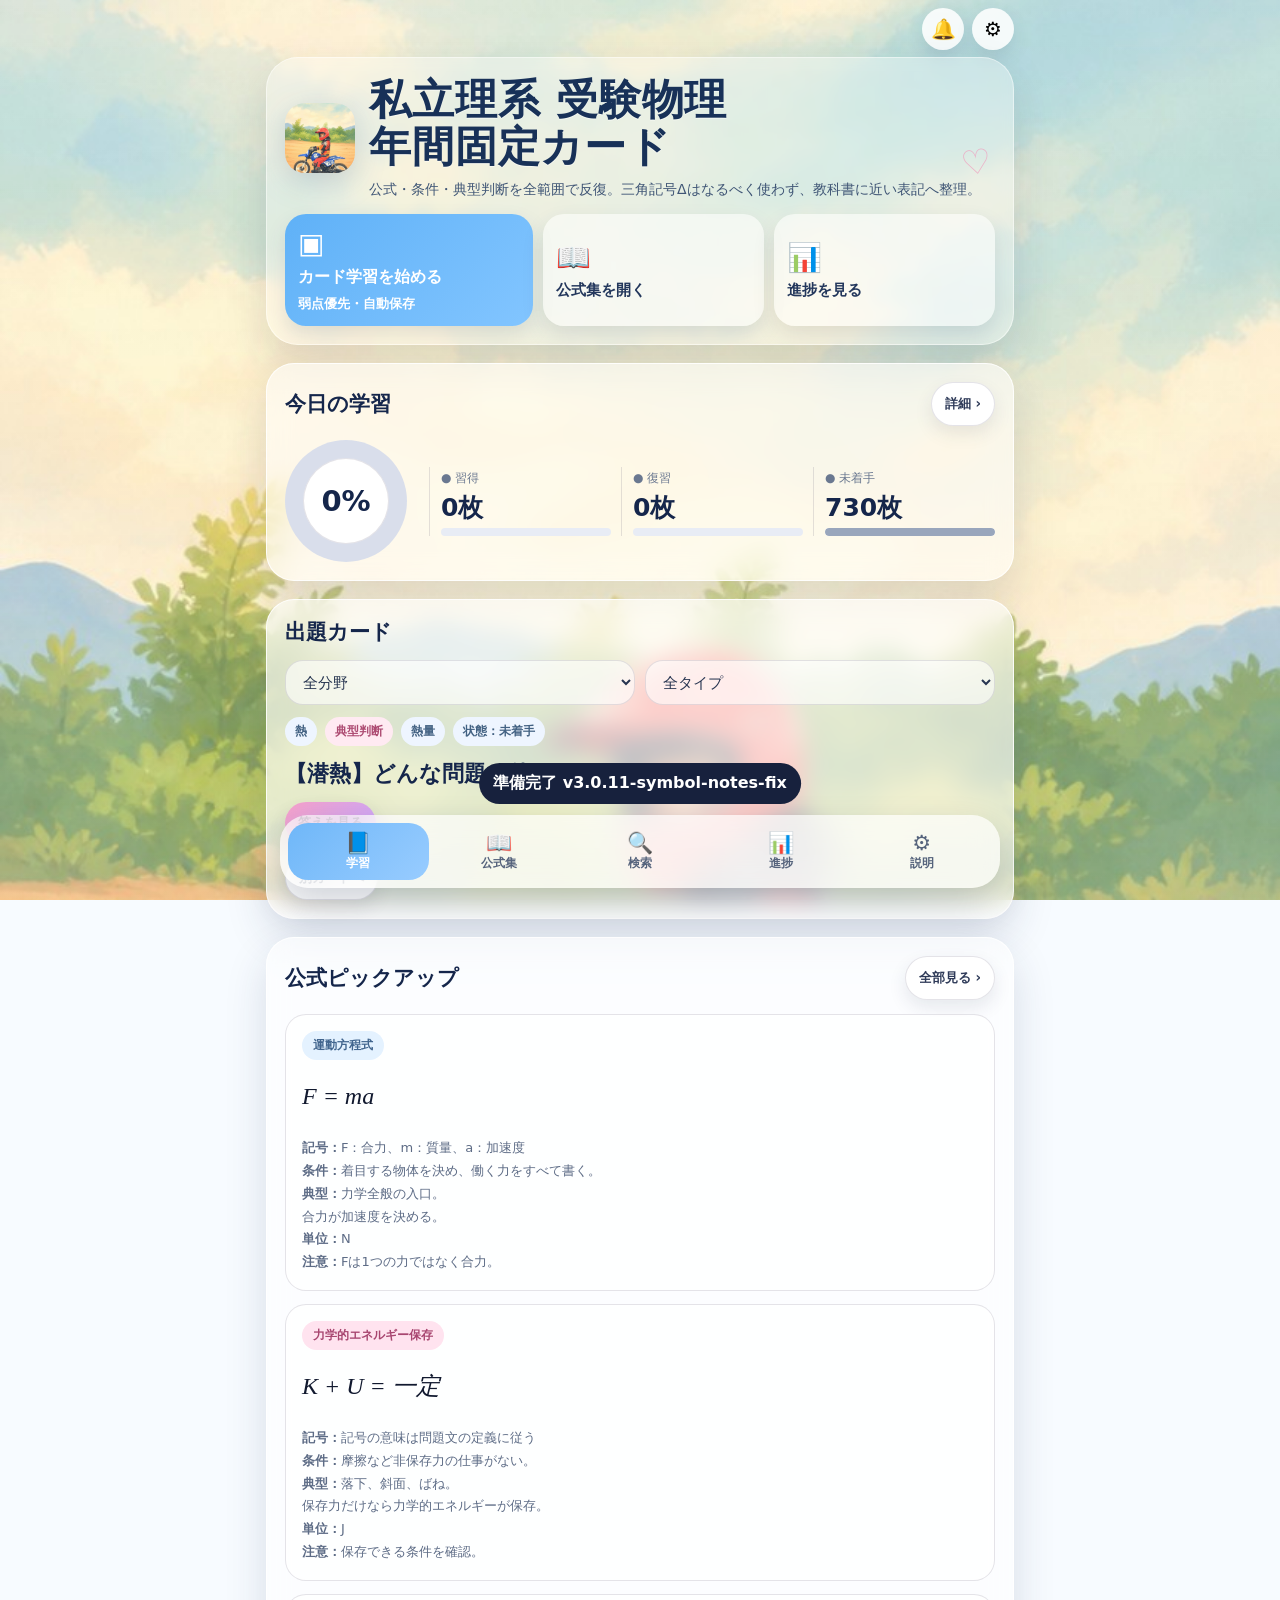
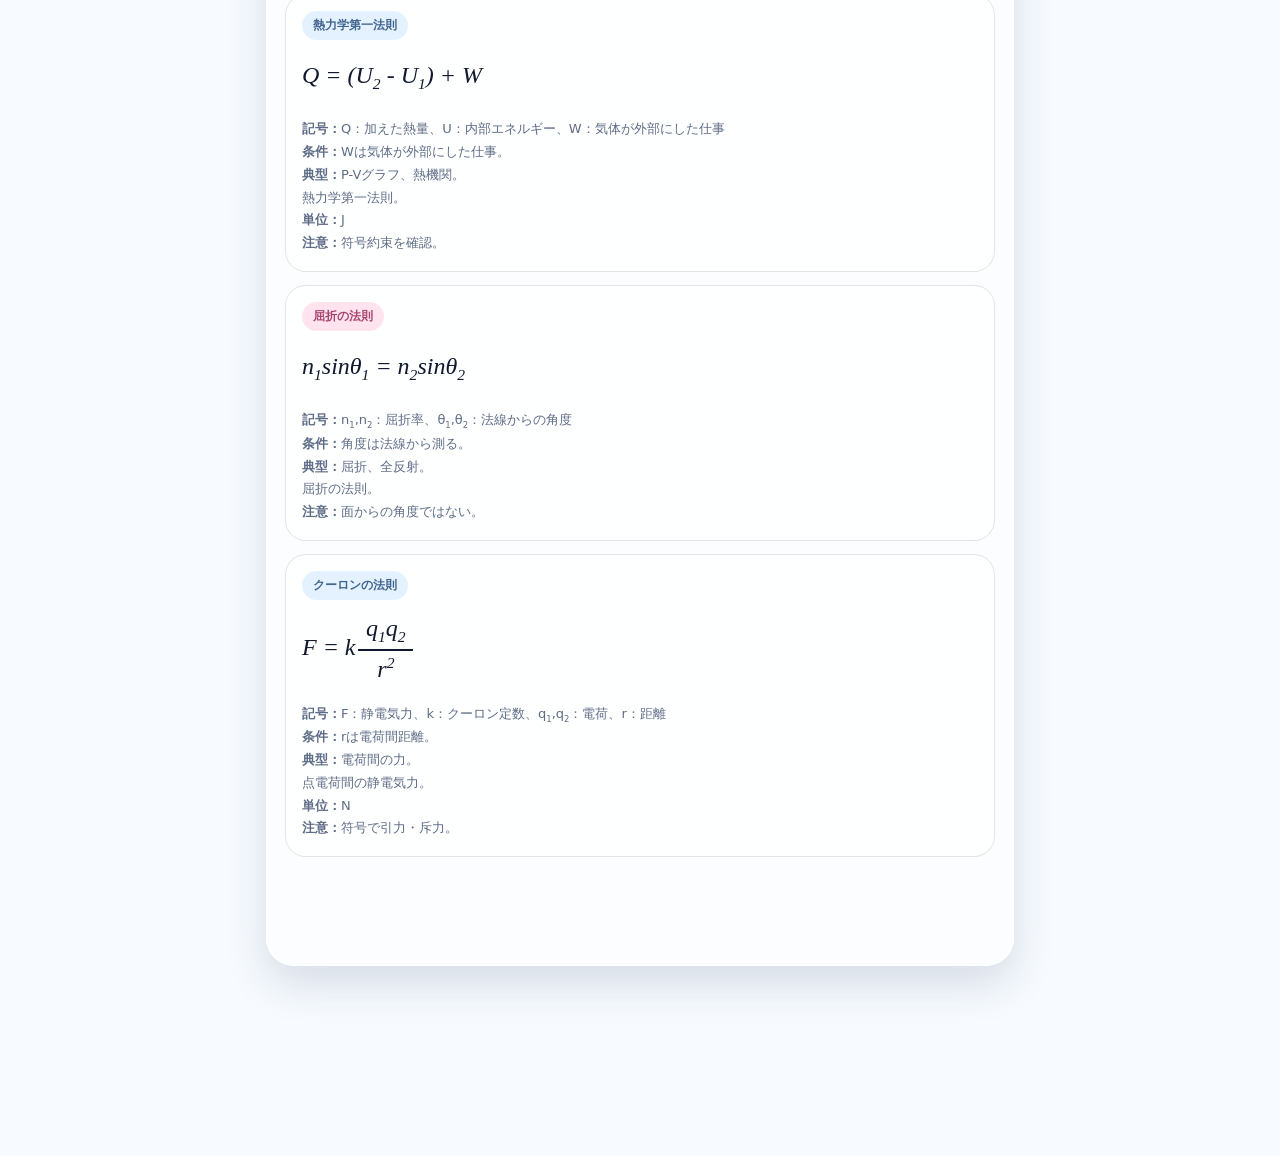
<file: physics-g-cards/index.html>
<!doctype html>
<html lang="ja">
<head>
<meta charset="utf-8">
<meta name="viewport" content="width=device-width,initial-scale=1,viewport-fit=cover">
<title>物理受験カード v3.0.11｜年間固定版</title>
<link rel="manifest" href="/physics-g-cards/manifest.webmanifest">
<meta name="theme-color" content="#8ec5ff">
<script src="https://accounts.google.com/gsi/client" async defer></script>
<style>
:root{--ink:#15264b;--muted:#64728c;--blue:#68b7ff;--pink:#f6a6c9;--mint:#72d6c6;--card:rgba(255,255,255,.58);--strong:rgba(255,255,255,.66);--line:rgba(63,60,90,.14);--shadow:0 18px 42px rgba(35,50,88,.15);--r:28px}
*{box-sizing:border-box}
html{scroll-behavior:smooth}
body{margin:0;color:var(--ink);font-family:system-ui,-apple-system,BlinkMacSystemFont,"Segoe UI","Hiragino Sans","Yu Gothic",sans-serif;background:#f7fbff;min-height:100vh;overflow-x:hidden}
body::before{content:"";position:fixed;inset:0;background:url("/physics-g-cards/bg-bike-physics.png") center center/cover no-repeat;opacity:.98;z-index:-3;pointer-events:none}
body::after{content:"";position:fixed;inset:0;background:linear-gradient(180deg,rgba(255,255,255,.08) 0%,rgba(255,255,255,.05) 28%,rgba(255,247,252,.08) 68%,rgba(255,255,255,.14));z-index:-2;pointer-events:none}
button{font-family:inherit;cursor:pointer}
.app{max-width:780px;margin:0 auto;padding:8px 16px 190px}
.topbar{display:flex;justify-content:flex-end;align-items:center;margin:0 0 7px}
.topbar>div:last-child{display:flex;gap:8px;align-items:center}
.chip{display:none;gap:8px;align-items:center;padding:8px 12px;border-radius:999px;background:rgba(255,255,255,.78);box-shadow:0 8px 20px rgba(40,65,105,.12);font-weight:800;color:#51617b}
.dot{width:9px;height:9px;border-radius:50%;background:var(--mint);box-shadow:0 0 0 3px rgba(114,214,198,.18)}
.iconbtn{border:0;border-radius:50%;width:42px;height:42px;background:rgba(255,255,255,.86);box-shadow:0 8px 18px rgba(40,58,92,.12);font-size:20px;display:grid;place-items:center}
.hero{position:relative;border-radius:32px;padding:18px;background:rgba(255,255,255,.34);box-shadow:var(--shadow);border:1px solid rgba(255,255,255,.46);backdrop-filter:blur(6px);overflow:hidden}
.hero::after{content:"♡";position:absolute;right:22px;top:84px;font-size:34px;color:#ef9fbe;transform:rotate(-8deg);opacity:.72}
.hero-row{display:flex;gap:14px;align-items:center}
.appicon{width:70px;height:70px;border-radius:20px;object-fit:cover;filter:drop-shadow(0 8px 15px rgba(55,91,147,.22))}
h1{font-size:clamp(27px,7vw,42px);line-height:1.12;margin:0;color:#183158;letter-spacing:.02em;text-shadow:0 1px 0 rgba(255,255,255,.55)}
.sub{font-size:14px;color:#3f5575;line-height:1.6;margin:8px 0 0}
.actions{display:grid;grid-template-columns:1.12fr 1fr 1fr;gap:10px;margin-top:14px}
.act{border:0;border-radius:21px;min-height:76px;padding:13px;background:rgba(255,255,255,.54);box-shadow:0 10px 22px rgba(40,55,88,.12);font-weight:900;font-size:15px;text-align:left;color:#23375c;display:flex;flex-direction:column;gap:7px;justify-content:center}
.act.primary{background:linear-gradient(135deg,#5fb1f7,#82c5ff);color:white;font-size:16px}
.act span{font-size:28px}
.panel{margin-top:18px;border-radius:var(--r);padding:18px;background:var(--card);box-shadow:var(--shadow);border:1px solid rgba(255,255,255,.86);backdrop-filter:blur(12px)}
.panel.strong{background:var(--strong)}
h2{font-size:21px;margin:0 0 14px;display:flex;justify-content:space-between;align-items:center;gap:8px}
.note{font-size:13px;line-height:1.75;color:#5d6c86}
.small{font-size:12px;color:#6a7890}
.dash{display:grid;grid-template-columns:128px 1fr;gap:16px;align-items:center}
.ring{width:122px;height:122px;border-radius:50%;display:grid;place-items:center;position:relative;background:conic-gradient(#67b7ff calc(var(--p)*1%),#f5a2c7 0 calc((var(--p) + var(--r))*1%),#d9deeb 0)}
.ring::after{content:"";position:absolute;inset:18px;border-radius:50%;background:white;box-shadow:inset 0 0 0 1px var(--line)}
.ring b{z-index:1;font-size:29px}
.stats{display:grid;grid-template-columns:repeat(3,1fr);gap:10px}
.stat{border-left:1px solid var(--line);padding-left:11px}
.stat b{font-size:25px;display:block;margin:4px 0}
.bar{height:8px;border-radius:999px;background:#e8ecf5;overflow:hidden}
.bar i{display:block;height:100%;width:0;background:#67b7ff;border-radius:999px}
.pink i{background:#f5a2c7}
.gray i{background:#99a6bc}
.controls{display:grid;grid-template-columns:repeat(2,1fr);gap:10px;margin:12px 0}
select,input{width:100%;border:1px solid var(--line);border-radius:18px;background:rgba(255,255,255,.62);padding:12px 13px;font-size:15px;color:#273551;outline:none}
.fgrid{display:grid;gap:13px;padding-bottom:90px}
.fcard{display:block;background:rgba(255,255,255,.74);border:1px solid var(--line);border-radius:21px;padding:16px;overflow:visible}
.fcard>div:first-child{margin-bottom:12px}.fcard .note{margin-top:8px}.tag{display:inline-flex;border-radius:999px;padding:6px 11px;background:#e4f2ff;color:#41658e;font-weight:900;font-size:12px;margin-bottom:9px}
.tag.p{background:#ffe3ef;color:#a84670}
.math{font-family:Georgia,"Times New Roman",serif;font-style:italic;font-size:24px;line-height:1.7;color:#11192f;word-break:normal;overflow:visible;padding:.28em 0 .36em;white-space:normal}
.math.big{font-size:30px;line-height:1.7}
.frac{display:inline-grid;grid-template-rows:auto auto;vertical-align:middle;align-items:center;justify-items:center;line-height:1.05;margin:0 .12em;overflow:visible;min-width:2.1em;text-align:center}
.frac .top{display:block;border-bottom:2px solid currentColor;padding:0 .32em .18em;white-space:nowrap;width:100%;box-sizing:border-box}
.frac .bottom{display:block;position:static!important;left:auto!important;right:auto!important;bottom:auto!important;transform:none!important;padding:.18em .32em 0;white-space:nowrap;width:100%;box-sizing:border-box}
.radicand{border-top:1.6px solid currentColor;padding-left:3px;display:inline-block;line-height:1.5;overflow:visible}
sup,sub{font-size:.65em}
.meta{display:flex;flex-wrap:wrap;gap:8px;margin:10px 0}
.pill{border-radius:999px;padding:6px 10px;background:#eef5ff;color:#436283;font-weight:850;font-size:12px}
.pill.p{background:#ffeaf2;color:#ad4b72}
.q{font-size:22px;font-weight:900;line-height:1.45;margin:12px 0}
.answer{display:none;margin-top:12px;padding:14px;border-radius:21px;background:rgba(255,255,255,.68);border:1px solid var(--line)}
.answer.show{display:block}
.btn,.soft,.eval button{border:0;border-radius:999px;padding:12px 13px;font-weight:900;box-shadow:0 8px 18px rgba(41,49,82,.1)}
.btn{background:linear-gradient(135deg,#f6a1c9,#c9a8ff);color:#261f38}
.soft{background:white;color:#2e3a58;border:1px solid var(--line)}
.eval{display:grid;grid-template-columns:repeat(4,1fr);gap:8px;margin-top:12px}
.eval button:nth-child(1){background:#ffe2e9;color:#a73c61}
.eval button:nth-child(2){background:#fff1cc;color:#8a5b11}
.eval button:nth-child(3){background:#dff4ff;color:#245a84}
.eval button:nth-child(4){background:#dcfbf3;color:#1c6d62}
.rows{display:grid;gap:10px}
.row{padding:12px;border-radius:17px;background:rgba(255,255,255,.62);border:1px solid var(--line)}
.row header{display:flex;justify-content:space-between;font-weight:900;margin-bottom:8px}
.bottomnav{position:fixed;left:50%;transform:translateX(-50%);bottom:12px;width:min(720px,calc(100% - 24px));display:grid;grid-template-columns:repeat(5,1fr);padding:8px;background:rgba(255,255,255,.68);border-radius:28px;box-shadow:0 16px 36px rgba(27,38,70,.2);z-index:20;backdrop-filter:blur(14px)}
.nav{border:0;background:transparent;border-radius:20px;padding:8px 4px;color:#55637c;font-weight:900;font-size:12px}
.nav i{display:block;font-style:normal;font-size:21px}
.nav.active{background:linear-gradient(135deg,#6fb7f8,#98ccff);color:white}
.view{display:none}
.view.active{display:block}
.toast{display:none;position:fixed;left:50%;transform:translateX(-50%);bottom:96px;background:#17213d;color:white;padding:10px 14px;border-radius:999px;font-weight:850;z-index:40}
.gdrive-box{display:grid;gap:10px;margin-top:12px}
.gdrive-grid{display:grid;grid-template-columns:1fr auto;gap:10px;align-items:center}
.gdrive-actions{display:flex;gap:10px;flex-wrap:wrap;margin-top:10px}
.gdrive-actions button,.gdrive-grid label{display:inline-flex;align-items:center;justify-content:center}
.gdrive-grid input[type="checkbox"]{width:auto!important}
.gdrive-note{background:#fff8d8;border:1px solid #f1d66f;color:#6f5515;border-radius:16px;padding:10px 12px;margin-top:8px;font-size:12px;line-height:1.6}
.gdrive-links a{color:#2d65b7;font-weight:850;text-decoration:none}
.gdrive-links a:hover{text-decoration:underline}
@media(max-width:520px){
  .app{padding:8px 12px 94px}
  .topbar{margin-bottom:7px}
  .chip{padding:7px 10px;font-size:12px}
  .iconbtn{width:40px;height:40px}
  .hero{padding:16px 13px 14px}
  .hero-row{align-items:flex-start;gap:11px}
  .appicon{width:58px;height:58px;border-radius:16px}
  h1{font-size:clamp(25px,7vw,38px)}
  .sub{font-size:13px;line-height:1.55;margin-top:7px}
  .actions{grid-template-columns:1fr 1fr;gap:9px;margin-top:12px}
  .actions .primary{grid-column:1/-1}
  .act{min-height:70px;padding:12px}
  .dash{grid-template-columns:1fr}
  .ring{margin:auto}
  .stat b{font-size:22px}
  .fcard{display:block}
  .eval{grid-template-columns:repeat(2,1fr)}
  .gdrive-grid{grid-template-columns:1fr}
  .gdrive-actions{display:grid;grid-template-columns:1fr 1fr}
}
</style>
</head>
<body>
<div class="app">
  <div class="topbar">
    <div class="chip">☁️ 保存: <b id="drive">ローカル</b><span class="dot"></span></div>
    <div>
      <button class="iconbtn" data-action="toast" data-msg="年間固定版です。今後は誤字・エラー補修中心にします。">🔔</button>
      <button class="iconbtn" data-action="switch" data-view="info">⚙️</button>
    </div>
  </div>
  <section class="hero">
    <div class="hero-row">
      <img class="appicon" src="/physics-g-cards/icon-192.png" alt="">
      <div>
        <h1>私立理系 受験物理<br>年間固定カード</h1>
        <p class="sub">公式・条件・典型判断を全範囲で反復。三角記号Δはなるべく使わず、教科書に近い表記へ整理。</p>
      </div>
    </div>
    <div class="actions">
      <button class="act primary" data-action="switch" data-view="learn"><span>▣</span>カード学習を始める<small>弱点優先・自動保存</small></button>
      <button class="act" data-action="switch" data-view="formulas"><span>📖</span>公式集を開く</button>
      <button class="act" data-action="switch" data-view="progress"><span>📊</span>進捗を見る</button>
    </div>
  </section>

  <section id="view-learn" class="view active">
    <div class="panel">
      <h2>今日の学習 <button class="soft" data-action="switch" data-view="progress">詳細 ›</button></h2>
      <div class="dash">
        <div class="ring" id="ring" style="--p:0;--r:0"><b id="pct">0%</b></div>
        <div class="stats">
          <div class="stat"><span class="small">● 習得</span><b id="cM">0</b><div class="bar"><i id="bM"></i></div></div>
          <div class="stat pink"><span class="small">● 復習</span><b id="cR">0</b><div class="bar"><i id="bR"></i></div></div>
          <div class="stat gray"><span class="small">● 未着手</span><b id="cN">0</b><div class="bar"><i id="bN"></i></div></div>
        </div>
      </div>
    </div>
    <div class="panel strong">
      <h2>出題カード</h2>
      <div class="controls"><select id="unit"></select><select id="type"></select></div>
      <div id="meta" class="meta"></div>
      <div id="q" class="q">読み込み中...</div>
      <button class="btn" data-action="show">答えを見る</button>
      <div id="ans" class="answer">
        <div id="aFormula" class="math big"></div>
        <div id="aText" class="note"></div>
        <div class="eval">
          <button data-action="rate" data-grade="0">忘れた</button>
          <button data-action="rate" data-grade="1">あやしい</button>
          <button data-action="rate" data-grade="2">できた</button>
          <button data-action="rate" data-grade="3">余裕</button>
        </div>
      </div>
      <div style="display:flex;gap:10px;flex-wrap:wrap;margin-top:12px">
        <button class="soft" data-action="next">別カードへ</button>
      </div>
    </div>
    <div class="panel"><h2>公式ピックアップ <button class="soft" data-action="switch" data-view="formulas">全部見る ›</button></h2><div id="pickup" class="fgrid"></div></div>
  </section>

  <section id="view-formulas" class="view">
    <div class="panel strong">
      <h2>受験公式集 <span class="small" id="fcount"></span></h2>
      <p class="note">年間を通して回す前提の固定版です。公式そのものだけでなく、「条件」「典型場面」「注意」を一緒に確認してください。</p>
      <div class="controls"><select id="funit"></select><input id="fsearch" placeholder="検索：単振動、電磁誘導、熱機関など"></div>
      <div id="flist" class="fgrid"></div>
    </div>
  </section>

  <section id="view-search" class="view">
    <div class="panel strong"><h2>カード検索</h2><input id="search" placeholder="検索：保存則、電位、ヤングなど"><div id="results" class="rows" style="margin-top:12px"></div></div>
  </section>

  <section id="view-progress" class="view">
    <div class="panel strong">
      <h2>進捗</h2>
      <p class="note">AnkiDroidほど複雑ではなく、カード状態を枚数で見ます。</p>
      <div id="progress" class="rows"></div>
      <div style="display:flex;gap:10px;margin-top:12px;flex-wrap:wrap">
        <button class="soft" data-action="reset">進捗リセット</button>
        <button class="soft" data-action="export">書き出し</button>
        <button class="soft" data-action="gconnect">Google接続</button>
        <button class="soft" data-action="gbackup">Drive保存</button>
        <button class="soft" data-action="grestore">Drive読込</button>
      </div>
    </div>
  </section>

  <section id="view-info" class="view">
    <div class="panel strong">
      <h2>説明書</h2>
      <p class="note">これは基本的に最終版として年間運用する前提です。今後は誤字・表示・エラーの補修を中心にします。</p>
      <p class="note">Δは変化量を表す便利な記号ですが、最初の学習では見慣れない場合があるため、このアプリではなるべく「v - v₀」「x₂ - x₁」のように書きます。</p>
    </div>
    
    <div class="panel strong">
      <h2>データ保守 <span class="small">通常は使いません</span></h2>
      <p class="note">ふだんは回答ごとに端末内へ自動保存されます。Google接続済みならDriveにも自動保存されます。手動バックアップが必要な時だけ使ってください。</p>
      <div style="display:flex;gap:10px;flex-wrap:wrap;margin-top:12px">
        <button class="soft" data-action="export">進捗書き出し</button>
        <label class="soft">読み込み<input id="importFile" type="file" accept="application/json" style="display:none"></label>
      </div>
    </div>

    <div class="panel strong" id="gdrivePanel">
      <h2>Google Drive保存 <span class="small">v3専用</span></h2>
      <p class="note">Google Cloudで作成済みの <b>OAuth クライアントID（Webアプリ）</b> を入れて接続すると、回答するたびに進捗をGoogle DriveのappDataFolderへ自動保存します。Cloud側の作り直しは不要です。</p>
      <div class="gdrive-box">
        <div class="gdrive-grid">
          <input id="gClientIdInput" type="text" placeholder="OAuth クライアントIDを貼り付け">
          <label class="soft"><input id="gAutoBackup" type="checkbox"> 自動バックアップ</label>
        </div>
        <div class="gdrive-actions">
          <button class="soft" data-action="gclient">ID保存</button>
          <button class="soft" data-action="gconnect">Google接続</button>
          <button class="soft" data-action="gbackup">Drive保存</button>
          <button class="soft" data-action="grestore">Drive読込</button>
          <button class="soft" data-action="gdisconnect">解除</button>
        </div>
        <p id="gSyncStatus" class="note"><b>保存状態：</b>未接続です。進捗は端末内に保存されています。</p>
        <p class="note gdrive-links">Google Cloud:
          <a href="https://console.cloud.google.com/apis/credentials" target="_blank" rel="noopener">認証情報</a> ／
          <a href="https://console.cloud.google.com/apis/library/drive.googleapis.com" target="_blank" rel="noopener">Drive API</a>
        </p>
        <div class="gdrive-note">
          承認済み JavaScript 生成元: <b>https://foxwolf321.github.io</b><br>
          必要スコープ: <b>https://www.googleapis.com/auth/drive.appdata</b><br>
          Drive保存ファイル名: <b>physics-g-cards-v3-annual-progress.json</b>
        </div>
      </div>
    </div>
  </section>
</div>

<nav class="bottomnav">
  <button class="nav active" data-action="switch" data-view="learn"><i>📘</i>学習</button>
  <button class="nav" data-action="switch" data-view="formulas"><i>📖</i>公式集</button>
  <button class="nav" data-action="switch" data-view="search"><i>🔍</i>検索</button>
  <button class="nav" data-action="switch" data-view="progress"><i>📊</i>進捗</button>
  <button class="nav" data-action="switch" data-view="info"><i>⚙️</i>説明</button>
</nav>
<div id="toast" class="toast"></div>

<script>
(function(){
"use strict";
const APP_VERSION="3.0.11-symbol-notes-fix";
const SAVE_KEY="physics-g-cards-v3-annual-progress-local";
const EXPORT_NAME="physics-g-cards-v3-annual-progress.json";
const CLIENT_KEY="physics-g-cards-v3-google-client-id";
const AUTO_KEY="physics-g-cards-v3-google-auto";
const DRIVE_FILE_NAME="physics-g-cards-v3-annual-progress.json";
const DRIVE_SCOPE="https://www.googleapis.com/auth/drive.appdata";
const FORMULAS=[{"id":"m_avg_speed","unit":"力学","section":"速度・加速度","tag":"平均の速さ","formula":"平均の速さ = <span class=\"frac\"><span class=\"top\">道のり</span><span class=\"bottom\">時間</span></span>","desc":"移動した道のりを時間で割る。","condition":"向きは考えない。変位とは区別。","typical":"速さの平均を問う小問。","unitnote":"m/s","caution":"速度ベクトルの平均とは別物。"},{"id":"m_avg_velocity","unit":"力学","section":"速度・加速度","tag":"平均速度","formula":"v = <span class=\"frac\"><span class=\"top\">x<sub>2</sub> - x<sub>1</sub></span><span class=\"bottom\">t<sub>2</sub> - t<sub>1</sub></span></span>","desc":"変位を時間で割る。","condition":"向きつきの量。直線運動では符号を持つ。","typical":"x-tグラフの傾き。","unitnote":"m/s","caution":"道のりではなく変位。"},{"id":"m_acceleration","unit":"力学","section":"速度・加速度","tag":"加速度","formula":"a = <span class=\"frac\"><span class=\"top\">v - v<sub>0</sub></span><span class=\"bottom\">t</span></span>","desc":"速度変化を時間で割る。","condition":"等加速度運動ではaが一定。","typical":"v-tグラフの傾き。","unitnote":"m/s²","caution":"三角記号を避け、v-v₀で書く。"},{"id":"m_v","unit":"力学","section":"等加速度運動","tag":"速度の式","formula":"v = v<sub>0</sub> + at","desc":"等加速度運動の速度。","condition":"加速度aが一定。","typical":"t秒後の速度を求める。","unitnote":"m/s","caution":"符号の向きを先に決める。"},{"id":"m_x","unit":"力学","section":"等加速度運動","tag":"変位の式","formula":"x = v<sub>0</sub>t + <span class=\"frac\"><span class=\"top\">1</span><span class=\"bottom\">2</span></span>at<sup>2</sup>","desc":"等加速度運動の変位。","condition":"初期位置を0に取った形。","typical":"何秒後にどこにいるか。","unitnote":"m","caution":"初期位置があるならx-x₀で扱う。"},{"id":"m_x_avgv","unit":"力学","section":"等加速度運動","tag":"平均速度型","formula":"x = <span class=\"frac\"><span class=\"top\">v<sub>0</sub> + v</span><span class=\"bottom\">2</span></span>t","desc":"等加速度運動で平均速度を使う形。","condition":"加速度一定。","typical":"初速と終速が分かる問題。","unitnote":"m","caution":"等加速度でないと使えない。"},{"id":"m_v2","unit":"力学","section":"等加速度運動","tag":"時間を含まない式","formula":"v<sup>2</sup> - v<sub>0</sub><sup>2</sup> = 2ax","desc":"時間を消去した等加速度運動の式。","condition":"加速度一定。","typical":"距離と速度だけで解く。","unitnote":"m²/s²","caution":"xは変位。"},{"id":"m_free_v","unit":"力学","section":"落体運動","tag":"自由落下の速度","formula":"v = gt","desc":"静かに落とした物体の速度。","condition":"空気抵抗なし、初速0。","typical":"落下時間から速度。","unitnote":"m/s","caution":"下向きを正にすることが多い。"},{"id":"m_free_y","unit":"力学","section":"落体運動","tag":"自由落下の距離","formula":"y = <span class=\"frac\"><span class=\"top\">1</span><span class=\"bottom\">2</span></span>gt<sup>2</sup>","desc":"静かに落とした物体の落下距離。","condition":"空気抵抗なし、初速0。","typical":"高さと落下時間。","unitnote":"m","caution":"符号の向きに注意。"},{"id":"m_vertical","unit":"力学","section":"落体運動","tag":"鉛直投げ上げ","formula":"y = v<sub>0</sub>t - <span class=\"frac\"><span class=\"top\">1</span><span class=\"bottom\">2</span></span>gt<sup>2</sup>","desc":"上向きを正にした鉛直運動。","condition":"空気抵抗なし。加速度は-g。","typical":"最高点、到達時刻。","unitnote":"m","caution":"最高点ではv=0。"},{"id":"m_project_x","unit":"力学","section":"投射運動","tag":"斜方投射の水平成分","formula":"x = v<sub>0</sub>cosθ・t","desc":"水平方向は等速運動。","condition":"空気抵抗なし。","typical":"射程、到達位置。","unitnote":"m","caution":"水平と鉛直を分ける。"},{"id":"m_project_y","unit":"力学","section":"投射運動","tag":"斜方投射の鉛直成分","formula":"y = v<sub>0</sub>sinθ・t - <span class=\"frac\"><span class=\"top\">1</span><span class=\"bottom\">2</span></span>gt<sup>2</sup>","desc":"鉛直方向は等加速度運動。","condition":"空気抵抗なし。","typical":"最高点、滞空時間。","unitnote":"m","caution":"鉛直だけ重力加速度。"},{"id":"m_project_h","unit":"力学","section":"投射運動","tag":"斜方投射の最高点","formula":"H = <span class=\"frac\"><span class=\"top\">v<sub>0</sub><sup>2</sup>sinθ<sup>2</sup></span><span class=\"bottom\">2g</span></span>","desc":"斜方投射の最高到達点。","condition":"同じ高さから投げて空気抵抗なし。","typical":"最高点を直接出す。","unitnote":"m","caution":"公式丸暗記より鉛直成分から導ける。"},{"id":"m_project_range","unit":"力学","section":"投射運動","tag":"斜方投射の射程","formula":"R = <span class=\"frac\"><span class=\"top\">v<sub>0</sub><sup>2</sup>sin2θ</span><span class=\"bottom\">g</span></span>","desc":"同じ高さに戻る時の水平到達距離。","condition":"発射点と着地点の高さが同じ。","typical":"射程最大、角度問題。","unitnote":"m","caution":"高さが違う時は使えない。"},{"id":"m_relative","unit":"力学","section":"相対運動","tag":"相対速度","formula":"v<sub>AB</sub> = v<sub>A</sub> - v<sub>B</sub>","desc":"Aから見たBではなく、記号の定義に注意。","condition":"同一直線上なら符号で扱う。","typical":"追いつき、すれ違い。","unitnote":"m/s","caution":"どちらから見た速度かを確認。"},{"id":"m_newton","unit":"力学","section":"運動方程式","tag":"運動方程式","formula":"F = ma","desc":"合力が加速度を決める。","condition":"着目する物体を決め、働く力をすべて書く。","typical":"力学全般の入口。","unitnote":"N","caution":"Fは1つの力ではなく合力。"},{"id":"m_weight","unit":"力学","section":"力","tag":"重力","formula":"W = mg","desc":"質量mの物体に働く重力。","condition":"地表付近でgを一定とする。","typical":"斜面、つり合い。","unitnote":"N","caution":"質量kgと重さNを混同しない。"},{"id":"m_hooke","unit":"力学","section":"弾性力","tag":"フックの法則","formula":"F = kx","desc":"ばねの弾性力の大きさ。","condition":"xは自然長からの伸び縮み。","typical":"ばね、単振動。","unitnote":"N","caution":"向きは自然長へ戻る向き。"},{"id":"m_friction_static","unit":"力学","section":"摩擦","tag":"最大静止摩擦力","formula":"f<sub>0</sub> = μN","desc":"静止摩擦力の最大値。","condition":"実際の静止摩擦力は必要な分だけ。","typical":"動き出す直前。","unitnote":"N","caution":"いつもμNではない。"},{"id":"m_friction_kinetic","unit":"力学","section":"摩擦","tag":"動摩擦力","formula":"f = μ'N","desc":"滑っている時の摩擦力。","condition":"運動方向と逆向き。","typical":"粗い面での運動。","unitnote":"N","caution":"静止摩擦と係数が違うことがある。"},{"id":"m_pressure","unit":"力学","section":"圧力","tag":"圧力","formula":"P = <span class=\"frac\"><span class=\"top\">F</span><span class=\"bottom\">S</span></span>","desc":"単位面積あたりの力。","condition":"面に垂直な力を使う。","typical":"流体圧、接地圧。","unitnote":"Pa","caution":"Pは電力にも使うので文脈注意。"},{"id":"m_water_pressure","unit":"力学","section":"圧力","tag":"水圧","formula":"P = ρgh","desc":"深さhでの水圧。","condition":"静止流体、密度ρ一定。","typical":"水中の圧力。","unitnote":"Pa","caution":"大気圧を足すかは問題文次第。"},{"id":"m_buoyancy","unit":"力学","section":"浮力","tag":"浮力","formula":"F = ρgV","desc":"押しのけた流体の重さ。","condition":"Vは沈んでいる部分の体積。","typical":"浮沈、比重。","unitnote":"N","caution":"物体全体の体積とは限らない。"},{"id":"m_moment","unit":"力学","section":"剛体","tag":"力のモーメント","formula":"M = Fl","desc":"回転させる働き。","condition":"lは支点から作用線までの垂直距離。","typical":"てこ、剛体のつり合い。","unitnote":"N・m","caution":"力までの距離ではなく作用線まで。"},{"id":"m_rigid_eq","unit":"力学","section":"剛体","tag":"剛体のつり合い","formula":"力の和 = 0,  モーメントの和 = 0","desc":"並進も回転もしない条件。","condition":"任意の点まわりでモーメントを取れる。","typical":"棒、はしご、てこ。","unitnote":"","caution":"力のつり合いだけでは足りない。"},{"id":"m_work","unit":"力学","section":"仕事","tag":"仕事","formula":"W = Fx cosθ","desc":"力の進行方向成分×距離。","condition":"力が一定。","typical":"仕事とエネルギー。","unitnote":"J","caution":"角度は力と変位のなす角。"},{"id":"m_power","unit":"力学","section":"仕事率","tag":"仕事率","formula":"P = <span class=\"frac\"><span class=\"top\">W</span><span class=\"bottom\">t</span></span>","desc":"単位時間あたりの仕事。","condition":"平均仕事率。","typical":"出力、モーター。","unitnote":"W","caution":"ワットWと仕事Wを区別。"},{"id":"m_power_fv","unit":"力学","section":"仕事率","tag":"瞬間の仕事率","formula":"P = Fv","desc":"力と速度が同方向の時。","condition":"向きが違えば成分を使う。","typical":"一定速度で引く。","unitnote":"W","caution":"ベクトルの向きに注意。"},{"id":"m_ke","unit":"力学","section":"エネルギー","tag":"運動エネルギー","formula":"K = <span class=\"frac\"><span class=\"top\">1</span><span class=\"bottom\">2</span></span>mv<sup>2</sup>","desc":"運動している物体のエネルギー。","condition":"速さの2乗に比例。","typical":"仕事で速さが変わる問題。","unitnote":"J","caution":"速度ではなく速さ。"},{"id":"m_gpe","unit":"力学","section":"エネルギー","tag":"重力による位置エネルギー","formula":"U = mgh","desc":"高さhにある物体のエネルギー。","condition":"基準面を決める。","typical":"落下、斜面。","unitnote":"J","caution":"hの基準を自分で決める。"},{"id":"m_spe","unit":"力学","section":"エネルギー","tag":"ばねの弾性エネルギー","formula":"U = <span class=\"frac\"><span class=\"top\">1</span><span class=\"bottom\">2</span></span>kx<sup>2</sup>","desc":"ばねに蓄えられるエネルギー。","condition":"xは自然長からの伸び縮み。","typical":"ばねと保存則。","unitnote":"J","caution":"xの符号ではなく2乗。"},{"id":"m_work_energy","unit":"力学","section":"エネルギー","tag":"仕事と運動エネルギー","formula":"W = K - K<sub>0</sub>","desc":"合力の仕事が運動エネルギーを変える。","condition":"力学的エネルギー保存が使いにくい時。","typical":"力が仕事をする問題。","unitnote":"J","caution":"摩擦の仕事も入れる。"},{"id":"m_mech_cons","unit":"力学","section":"保存則","tag":"力学的エネルギー保存","formula":"K + U = 一定","desc":"保存力だけなら力学的エネルギーが保存。","condition":"摩擦など非保存力の仕事がない。","typical":"落下、斜面、ばね。","unitnote":"J","caution":"保存できる条件を確認。"},{"id":"m_noncons","unit":"力学","section":"保存則","tag":"非保存力がある時","formula":"E<sub>2</sub> - E<sub>1</sub> = 非保存力の仕事","desc":"摩擦などがあると機械的エネルギーが変化。","condition":"非保存力の仕事を入れる。","typical":"摩擦ありのエネルギー問題。","unitnote":"J","caution":"保存則を無理に使わない。"},{"id":"m_momentum","unit":"力学","section":"運動量","tag":"運動量","formula":"p = mv","desc":"質量×速度。向きがある。","condition":"1次元では符号で扱う。","typical":"衝突、分裂。","unitnote":"kg・m/s","caution":"速さではなく速度。"},{"id":"m_impulse","unit":"力学","section":"力積","tag":"力積","formula":"Ft = mv - mv<sub>0</sub>","desc":"力積は運動量の変化。","condition":"F一定でない時は平均力。","typical":"衝突、壁との反射。","unitnote":"N・s","caution":"向き込みで計算。"},{"id":"m_mom_cons","unit":"力学","section":"保存則","tag":"運動量保存","formula":"m<sub>1</sub>v<sub>1</sub> + m<sub>2</sub>v<sub>2</sub> = m<sub>1</sub>v<sub>1</sub>′ + m<sub>2</sub>v<sub>2</sub>′","desc":"外力の力積が無視できる時の保存。","condition":"系を決める。","typical":"衝突、合体、分裂。","unitnote":"kg・m/s","caution":"エネルギー保存とは別。"},{"id":"m_restitution","unit":"力学","section":"衝突","tag":"反発係数","formula":"e = - <span class=\"frac\"><span class=\"top\">v<sub>1</sub>′ - v<sub>2</sub>′</span><span class=\"bottom\">v<sub>1</sub> - v<sub>2</sub></span></span>","desc":"遠ざかる速さ/近づく速さ。","condition":"1次元衝突で使う。","typical":"衝突後の速度。","unitnote":"","caution":"符号を含めた式で扱う。"},{"id":"m_v_rw","unit":"力学","section":"円運動","tag":"角速度と速さ","formula":"v = rω","desc":"半径rの円運動の速さ。","condition":"ωは角速度。","typical":"円運動の基本。","unitnote":"m/s","caution":"ωの単位はrad/s。"},{"id":"m_cent_acc","unit":"力学","section":"円運動","tag":"向心加速度","formula":"a = <span class=\"frac\"><span class=\"top\">v<sup>2</sup></span><span class=\"bottom\">r</span></span> = rω<sup>2</sup>","desc":"中心向きの加速度。","condition":"速さ一定でも向きが変わる。","typical":"円運動の運動方程式。","unitnote":"m/s²","caution":"中心向きが正とは限らない。"},{"id":"m_cent_force","unit":"力学","section":"円運動","tag":"向心力","formula":"F = m<span class=\"frac\"><span class=\"top\">v<sup>2</sup></span><span class=\"bottom\">r</span></span> = mrω<sup>2</sup>","desc":"中心向きの合力。","condition":"特別な力ではない。","typical":"円錐振り子、鉛直円運動。","unitnote":"N","caution":"張力や重力の中心向き成分が向心力。"},{"id":"m_omega","unit":"力学","section":"円運動","tag":"角速度と周期","formula":"ω = <span class=\"frac\"><span class=\"top\">2π</span><span class=\"bottom\">T</span></span> = 2πf","desc":"1周期で2π rad進む。","condition":"等速円運動。","typical":"周期がある問題。","unitnote":"rad/s","caution":"fは振動数。"},{"id":"m_gravity","unit":"力学","section":"万有引力","tag":"万有引力","formula":"F = G<span class=\"frac\"><span class=\"top\">Mm</span><span class=\"bottom\">r<sup>2</sup></span></span>","desc":"質量どうしの引力。","condition":"rは中心間距離。","typical":"天体、人工衛星。","unitnote":"N","caution":"距離の2乗に反比例。"},{"id":"m_satellite_v","unit":"力学","section":"万有引力","tag":"人工衛星の速さ","formula":"v = √<span class=\"radicand\"><span class=\"frac\"><span class=\"top\">GM</span><span class=\"bottom\">r</span></span></span>","desc":"円軌道の人工衛星の速さ。","condition":"万有引力が向心力。","typical":"衛星の速度。","unitnote":"m/s","caution":"rは地球中心からの距離。"},{"id":"m_satellite_T","unit":"力学","section":"万有引力","tag":"人工衛星の周期","formula":"T<sup>2</sup> = <span class=\"frac\"><span class=\"top\">4π<sup>2</sup>r<sup>3</sup></span><span class=\"bottom\">GM</span></span>","desc":"円軌道の周期。","condition":"万有引力が向心力。","typical":"ケプラー第3法則。","unitnote":"s²","caution":"半径の3乗に比例。"},{"id":"m_escape","unit":"力学","section":"万有引力","tag":"脱出速度","formula":"v = √<span class=\"radicand\"><span class=\"frac\"><span class=\"top\">2GM</span><span class=\"bottom\">r</span></span></span>","desc":"脱出速度。","condition":"力学的エネルギーが0以上。","typical":"発展・私立上位。","unitnote":"m/s","caution":"円軌道速度の√2倍。"},{"id":"m_shm_a","unit":"力学","section":"単振動","tag":"単振動の加速度","formula":"a = -ω<sup>2</sup>x","desc":"単振動の判定式。","condition":"加速度が変位と逆向きで比例。","typical":"単振動を見抜く。","unitnote":"m/s²","caution":"マイナスは復元方向。"},{"id":"m_shm_x","unit":"力学","section":"単振動","tag":"単振動の変位","formula":"x = A sin(ωt + φ)","desc":"単振動の変位。","condition":"初期条件で位相φが決まる。","typical":"単振動のグラフ。","unitnote":"m","caution":"cos型でもよい。"},{"id":"m_shm_vmax","unit":"力学","section":"単振動","tag":"単振動の最大速さ","formula":"vmax = Aω","desc":"単振動の最大速さ。","condition":"中心で最大。","typical":"速度最大を求める。","unitnote":"m/s","caution":"端では速度0。"},{"id":"m_shm_energy","unit":"力学","section":"単振動","tag":"単振動のエネルギー","formula":"E = <span class=\"frac\"><span class=\"top\">1</span><span class=\"bottom\">2</span></span>kA<sup>2</sup>","desc":"ばね単振動の全エネルギー。","condition":"Aは振幅。","typical":"単振動のエネルギー。","unitnote":"J","caution":"位置でKとUが入れ替わる。"},{"id":"m_spring_T","unit":"力学","section":"単振動","tag":"ばね振り子の周期","formula":"T = 2π√<span class=\"radicand\"><span class=\"frac\"><span class=\"top\">m</span><span class=\"bottom\">k</span></span></span>","desc":"ばね振り子の周期。","condition":"理想ばね、小振動。","typical":"ばね単振動。","unitnote":"s","caution":"振幅によらない。"},{"id":"m_pendulum_T","unit":"力学","section":"単振動","tag":"単振り子の周期","formula":"T = 2π√<span class=\"radicand\"><span class=\"frac\"><span class=\"top\">l</span><span class=\"bottom\">g</span></span></span>","desc":"単振り子の周期。","condition":"小角近似。","typical":"振り子、重力加速度。","unitnote":"s","caution":"大振幅ではずれる。"},{"id":"t_heat","unit":"熱","section":"熱量","tag":"熱量","formula":"Q = mc(T<sub>2</sub> - T<sub>1</sub>)","desc":"温度変化に必要な熱量。","condition":"相変化なし。","typical":"比熱、熱量計。","unitnote":"J","caution":"温度差は℃でもKでも同じ。"},{"id":"t_latent","unit":"熱","section":"熱量","tag":"潜熱","formula":"Q = mL","desc":"相変化に必要な熱量。","condition":"温度が変わらない相変化。","typical":"融解、蒸発。","unitnote":"J","caution":"比熱の式と混同しない。"},{"id":"t_state","unit":"熱","section":"気体","tag":"状態方程式","formula":"PV = nRT","desc":"理想気体の状態方程式。","condition":"温度は絶対温度K。","typical":"気体計算の基本。","unitnote":"","caution":"℃を使わない。"},{"id":"t_boyle","unit":"熱","section":"気体","tag":"ボイルの法則","formula":"PV = 一定","desc":"温度一定の気体。","condition":"等温変化。","typical":"P-V関係。","unitnote":"","caution":"T一定が条件。"},{"id":"t_charles","unit":"熱","section":"気体","tag":"シャルルの法則","formula":"<span class=\"frac\"><span class=\"top\">V</span><span class=\"bottom\">T</span></span> = 一定","desc":"圧力一定の気体。","condition":"等圧変化。","typical":"体積と温度。","unitnote":"","caution":"TはK。"},{"id":"t_gay","unit":"熱","section":"気体","tag":"ゲーリュサックの法則","formula":"<span class=\"frac\"><span class=\"top\">P</span><span class=\"bottom\">T</span></span> = 一定","desc":"体積一定の気体。","condition":"定積変化。","typical":"圧力と温度。","unitnote":"","caution":"TはK。"},{"id":"t_internal_mono","unit":"熱","section":"内部エネルギー","tag":"単原子分子理想気体の内部エネルギー","formula":"U = <span class=\"frac\"><span class=\"top\">3</span><span class=\"bottom\">2</span></span>nRT","desc":"単原子分子理想気体の内部エネルギー。","condition":"単原子分子、理想気体。","typical":"熱力学第一法則。","unitnote":"J","caution":"温度だけで決まる。"},{"id":"t_internal_di","unit":"熱","section":"内部エネルギー","tag":"二原子分子理想気体の内部エネルギー","formula":"U = <span class=\"frac\"><span class=\"top\">5</span><span class=\"bottom\">2</span></span>nRT","desc":"二原子分子理想気体の内部エネルギー。","condition":"高校では発展扱いの場合あり。","typical":"私立上位の熱。","unitnote":"J","caution":"問題文の指定に従う。"},{"id":"t_first","unit":"熱","section":"熱力学","tag":"熱力学第一法則","formula":"Q = (U<sub>2</sub> - U<sub>1</sub>) + W","desc":"熱力学第一法則。","condition":"Wは気体が外部にした仕事。","typical":"P-Vグラフ、熱機関。","unitnote":"J","caution":"符号約束を確認。"},{"id":"t_work","unit":"熱","section":"熱力学","tag":"気体のした仕事","formula":"W = P(V<sub>2</sub> - V<sub>1</sub>)","desc":"圧力一定で気体がする仕事。","condition":"等圧変化。","typical":"P-Vグラフの面積。","unitnote":"J","caution":"一般には面積。"},{"id":"t_molar_cp","unit":"熱","section":"モル比熱","tag":"マイヤーの関係","formula":"C<sub>P</sub> - C<sub>V</sub> = R","desc":"理想気体のモル比熱の関係。","condition":"理想気体。","typical":"定圧・定積変化。","unitnote":"J/(mol・K)","caution":"発展寄り。"},{"id":"t_adiabatic","unit":"熱","section":"断熱変化","tag":"断熱変化","formula":"PV<sup>γ</sup> = 一定","desc":"断熱変化の式。","condition":"熱の出入りなし。","typical":"私立上位、P-V曲線。","unitnote":"","caution":"γは比熱比。"},{"id":"t_eff","unit":"熱","section":"熱機関","tag":"熱効率","formula":"e = <span class=\"frac\"><span class=\"top\">W</span><span class=\"bottom\">Q<sub>1</sub></span></span> = 1 - <span class=\"frac\"><span class=\"top\">Q<sub>2</sub></span><span class=\"bottom\">Q<sub>1</sub></span></span>","desc":"熱効率。","condition":"Q₁は吸収熱、Q₂は放出熱。","typical":"熱機関。","unitnote":"","caution":"0〜1の値。"},{"id":"t_carnot","unit":"熱","section":"熱機関","tag":"カルノー効率","formula":"e = 1 - <span class=\"frac\"><span class=\"top\">T<sub>2</sub></span><span class=\"bottom\">T<sub>1</sub></span></span>","desc":"カルノー効率。","condition":"理想的な可逆機関。","typical":"発展・私立上位。","unitnote":"","caution":"Tは絶対温度K。"},{"id":"w_v","unit":"波動","section":"波の基本","tag":"波の速さ","formula":"v = fλ","desc":"波の速さ。","condition":"媒質が決まると波速が決まる。","typical":"波全般。","unitnote":"m/s","caution":"fはHz。"},{"id":"w_f","unit":"波動","section":"波の基本","tag":"周期と振動数","formula":"f = <span class=\"frac\"><span class=\"top\">1</span><span class=\"bottom\">T</span></span>","desc":"振動数と周期。","condition":"周期Tの逆数。","typical":"波、単振動、交流。","unitnote":"Hz","caution":"Tは秒。"},{"id":"w_wave","unit":"波動","section":"波の式","tag":"波の式","formula":"y = A sin 2π(<span class=\"frac\"><span class=\"top\">t</span><span class=\"bottom\">T</span></span> - <span class=\"frac\"><span class=\"top\">x</span><span class=\"bottom\">λ</span></span>)","desc":"右向きに進む正弦波の一例。","condition":"符号で進行方向が変わる。","typical":"波のグラフ。","unitnote":"m","caution":"式の形より位相を見る。"},{"id":"w_phase","unit":"波動","section":"干渉","tag":"強め合い条件","formula":"経路差 = mλ","desc":"同位相で強め合う条件。","condition":"位相反転がない場合。","typical":"干渉の明線。","unitnote":"m","caution":"反射で位相が変わる場合は注意。"},{"id":"w_destructive","unit":"波動","section":"干渉","tag":"弱め合い条件","formula":"経路差 = (m + <span class=\"frac\"><span class=\"top\">1</span><span class=\"bottom\">2</span></span>)λ","desc":"弱め合う条件。","condition":"同位相出発で位相反転なし。","typical":"干渉の暗線。","unitnote":"m","caution":"mは整数。"},{"id":"w_string_lambda","unit":"波動","section":"弦","tag":"弦の波長","formula":"λ = <span class=\"frac\"><span class=\"top\">2L</span><span class=\"bottom\">n</span></span>","desc":"両端固定の弦。","condition":"n=1,2,3...。","typical":"弦の定常波。","unitnote":"m","caution":"nは腹の数。"},{"id":"w_string_f","unit":"波動","section":"弦","tag":"弦の固有振動数","formula":"f = <span class=\"frac\"><span class=\"top\">nv</span><span class=\"bottom\">2L</span></span>","desc":"弦の固有振動数。","condition":"両端固定。","typical":"弦の共鳴。","unitnote":"Hz","caution":"n=1が基本振動。"},{"id":"w_string_speed","unit":"波動","section":"弦","tag":"弦を伝わる波の速さ","formula":"v = √<span class=\"radicand\"><span class=\"frac\"><span class=\"top\">S</span><span class=\"bottom\">ρ</span></span></span>","desc":"張力S、線密度ρの弦の波速。","condition":"弦の波。","typical":"弦の速さ。","unitnote":"m/s","caution":"ρは線密度。"},{"id":"w_open","unit":"波動","section":"気柱","tag":"開管","formula":"λ = <span class=\"frac\"><span class=\"top\">2L</span><span class=\"bottom\">n</span></span>","desc":"両端が腹。","condition":"開管補正は指示に従う。","typical":"気柱共鳴。","unitnote":"m","caution":"両端開管。"},{"id":"w_closed","unit":"波動","section":"気柱","tag":"閉管","formula":"λ = <span class=\"frac\"><span class=\"top\">4L</span><span class=\"bottom\">2n - 1</span></span>","desc":"一端閉管の波長。","condition":"閉端が節、開端が腹。","typical":"閉管共鳴。","unitnote":"m","caution":"奇数倍だけ。"},{"id":"w_beat","unit":"波動","section":"音","tag":"うなり","formula":"f<sub>beat</sub> = |f<sub>1</sub> - f<sub>2</sub>|","desc":"近い振動数の音のうなり。","condition":"振動数が近い。","typical":"音叉の問題。","unitnote":"Hz","caution":"差を取る。"},{"id":"w_doppler","unit":"波動","section":"音","tag":"ドップラー効果","formula":"f' = f <span class=\"frac\"><span class=\"top\">V - v観</span><span class=\"bottom\">V - v源</span></span>","desc":"ドップラー効果。","condition":"符号は作図で確認。","typical":"音源接近・遠ざかり。","unitnote":"Hz","caution":"公式暗記より状況判断。"},{"id":"w_index","unit":"波動","section":"光","tag":"屈折率","formula":"n = <span class=\"frac\"><span class=\"top\">c</span><span class=\"bottom\">v</span></span>","desc":"屈折率。","condition":"真空中の光速c。","typical":"光の速さ。","unitnote":"","caution":"nが大きいほど遅い。"},{"id":"w_snell","unit":"波動","section":"光","tag":"屈折の法則","formula":"n<sub>1</sub>sinθ<sub>1</sub> = n<sub>2</sub>sinθ<sub>2</sub>","desc":"屈折の法則。","condition":"角度は法線から測る。","typical":"屈折、全反射。","unitnote":"","caution":"面からの角度ではない。"},{"id":"w_critical","unit":"波動","section":"光","tag":"臨界角","formula":"sinθ<sub>c</sub> = <span class=\"frac\"><span class=\"top\">n<sub>2</sub></span><span class=\"bottom\">n<sub>1</sub></span></span>","desc":"臨界角。","condition":"n₁>n₂で全反射。","typical":"全反射。","unitnote":"","caution":"大きい屈折率から小さい屈折率へ。"},{"id":"w_lens","unit":"波動","section":"レンズ","tag":"レンズの公式","formula":"<span class=\"frac\"><span class=\"top\">1</span><span class=\"bottom\">a</span></span> + <span class=\"frac\"><span class=\"top\">1</span><span class=\"bottom\">b</span></span> = <span class=\"frac\"><span class=\"top\">1</span><span class=\"bottom\">f</span></span>","desc":"薄いレンズの公式。","condition":"符号規則は問題集に合わせる。","typical":"凸レンズ、凹レンズ。","unitnote":"","caution":"a,b,fの正負に注意。"},{"id":"w_magnification","unit":"波動","section":"レンズ","tag":"倍率","formula":"m = <span class=\"frac\"><span class=\"top\">b</span><span class=\"bottom\">a</span></span>","desc":"倍率。","condition":"像の大きさ/物体の大きさ。","typical":"レンズ作図。","unitnote":"","caution":"倒立正立は符号で扱うことも。"},{"id":"w_young","unit":"波動","section":"干渉","tag":"ヤングの実験","formula":"x = <span class=\"frac\"><span class=\"top\">mλL</span><span class=\"bottom\">d</span></span>","desc":"ヤングの実験の明線位置。","condition":"Lが十分大きい近似。","typical":"二重スリット。","unitnote":"m","caution":"dはスリット間隔。"},{"id":"w_grating","unit":"波動","section":"回折格子","tag":"回折格子","formula":"d sinθ = mλ","desc":"回折格子の明線条件。","condition":"dは格子間隔。","typical":"スペクトル。","unitnote":"","caution":"mは次数。"},{"id":"w_thin","unit":"波動","section":"薄膜干渉","tag":"薄膜干渉","formula":"2nd = (m + <span class=\"frac\"><span class=\"top\">1</span><span class=\"bottom\">2</span></span>)λ","desc":"薄膜の反射光で強め合う代表形。","condition":"反射時の位相変化によって条件が変わる。","typical":"薄膜干渉。","unitnote":"m","caution":"問題文の位相反転を確認。"},{"id":"w_wedge","unit":"波動","section":"くさび形空気層","tag":"くさび形空気層","formula":"2d = mλ","desc":"くさび形空気層の暗線条件の代表形。","condition":"反射での位相反転ありの場合。","typical":"くさび、ニュートンリング。","unitnote":"m","caution":"明暗条件は状況で逆になる。"},{"id":"e_coulomb","unit":"電磁気","section":"静電気","tag":"クーロンの法則","formula":"F = k<span class=\"frac\"><span class=\"top\">q<sub>1</sub>q<sub>2</sub></span><span class=\"bottom\">r<sup>2</sup></span></span>","desc":"点電荷間の静電気力。","condition":"rは電荷間距離。","typical":"電荷間の力。","unitnote":"N","caution":"符号で引力・斥力。"},{"id":"e_k","unit":"電磁気","section":"静電気","tag":"クーロン定数","formula":"k = <span class=\"frac\"><span class=\"top\">1</span><span class=\"bottom\">4πε₀</span></span>","desc":"クーロン定数。","condition":"真空中。","typical":"誘電率が出る問題。","unitnote":"","caution":"kで与えられることも多い。"},{"id":"e_field_def","unit":"電磁気","section":"電場","tag":"電場の定義","formula":"E = <span class=\"frac\"><span class=\"top\">F</span><span class=\"bottom\">q</span></span>","desc":"電場の定義。","condition":"正の試験電荷で考える。","typical":"電場の大きさ。","unitnote":"N/C","caution":"電位と混同しない。"},{"id":"e_field_point","unit":"電磁気","section":"電場","tag":"点電荷の電場","formula":"E = k<span class=\"frac\"><span class=\"top\">Q</span><span class=\"bottom\">r<sup>2</sup></span></span>","desc":"点電荷が作る電場。","condition":"点電荷Qから距離r。","typical":"点電荷周辺。","unitnote":"N/C","caution":"向きはQの符号。"},{"id":"e_potential_def","unit":"電磁気","section":"電位","tag":"電位の定義","formula":"V = <span class=\"frac\"><span class=\"top\">W</span><span class=\"bottom\">q</span></span>","desc":"単位電荷あたりの仕事。","condition":"基準点を決める。","typical":"電位差。","unitnote":"V","caution":"電場はベクトル、電位はスカラー。"},{"id":"e_potential_point","unit":"電磁気","section":"電位","tag":"点電荷の電位","formula":"V = k<span class=\"frac\"><span class=\"top\">Q</span><span class=\"bottom\">r</span></span>","desc":"点電荷が作る電位。","condition":"無限遠を0にする。","typical":"電位の重ね合わせ。","unitnote":"V","caution":"電位は符号つきで足せる。"},{"id":"e_VEd","unit":"電磁気","section":"電場と電位","tag":"一様電場と電位差","formula":"V = Ed","desc":"一様電場中の電位差。","condition":"電場方向に距離d。","typical":"平行板間。","unitnote":"V","caution":"電場方向に電位は下がる。"},{"id":"e_energy_qv","unit":"電磁気","section":"電気エネルギー","tag":"電場中のエネルギー","formula":"U = qV","desc":"電荷qが電位差Vで得るエネルギー。","condition":"電場中の加速。","typical":"電子の加速。","unitnote":"J","caution":"電子ならq=eを使う。"},{"id":"e_cap_q","unit":"電磁気","section":"コンデンサー","tag":"コンデンサーの電気量","formula":"Q = CV","desc":"コンデンサーの基本式。","condition":"C一定。","typical":"蓄える電気量。","unitnote":"C","caution":"電気量Qと熱量Qの文脈注意。"},{"id":"e_cap_plate","unit":"電磁気","section":"コンデンサー","tag":"平行板コンデンサー","formula":"C = ε<span class=\"frac\"><span class=\"top\">S</span><span class=\"bottom\">d</span></span>","desc":"平行板コンデンサーの容量。","condition":"面積S、間隔d。","typical":"誘電体、平行板。","unitnote":"F","caution":"dが小さいほど大きい。"},{"id":"e_cap_energy","unit":"電磁気","section":"コンデンサー","tag":"コンデンサーのエネルギー","formula":"U = <span class=\"frac\"><span class=\"top\">1</span><span class=\"bottom\">2</span></span>CV<sup>2</sup> = <span class=\"frac\"><span class=\"top\">1</span><span class=\"bottom\">2</span></span>QV = <span class=\"frac\"><span class=\"top\">Q<sup>2</sup></span><span class=\"bottom\">2C</span></span>","desc":"静電エネルギー。","condition":"充電されたコンデンサー。","typical":"スイッチ切替、エネルギー。","unitnote":"J","caution":"電池接続/切断で一定量が違う。"},{"id":"e_cap_series","unit":"電磁気","section":"コンデンサー","tag":"コンデンサー直列","formula":"<span class=\"frac\"><span class=\"top\">1</span><span class=\"bottom\">C</span></span> = <span class=\"frac\"><span class=\"top\">1</span><span class=\"bottom\">C<sub>1</sub></span></span> + <span class=\"frac\"><span class=\"top\">1</span><span class=\"bottom\">C<sub>2</sub></span></span>","desc":"コンデンサー直列合成。","condition":"直列では電気量が同じ。","typical":"合成容量。","unitnote":"F","caution":"抵抗の並列に似る。"},{"id":"e_cap_parallel","unit":"電磁気","section":"コンデンサー","tag":"コンデンサー並列","formula":"C = C<sub>1</sub> + C<sub>2</sub>","desc":"コンデンサー並列合成。","condition":"並列では電圧が同じ。","typical":"合成容量。","unitnote":"F","caution":"抵抗の直列に似る。"},{"id":"e_current","unit":"電磁気","section":"直流回路","tag":"電流","formula":"I = <span class=\"frac\"><span class=\"top\">q</span><span class=\"bottom\">t</span></span>","desc":"電流の定義。","condition":"単位時間あたりの電気量。","typical":"電流の基本。","unitnote":"A","caution":"電流の向きは正電荷の流れ。"},{"id":"e_ohm","unit":"電磁気","section":"直流回路","tag":"オームの法則","formula":"V = IR","desc":"オームの法則。","condition":"抵抗が一定。","typical":"回路の基本。","unitnote":"V","caution":"IとVの対応する抵抗を確認。"},{"id":"e_resistivity","unit":"電磁気","section":"直流回路","tag":"抵抗率","formula":"R = ρ<span class=\"frac\"><span class=\"top\">l</span><span class=\"bottom\">S</span></span>","desc":"導体の抵抗。","condition":"長さl、断面積S。","typical":"抵抗率。","unitnote":"Ω","caution":"長いほど大、太いほど小。"},{"id":"e_res_series","unit":"電磁気","section":"直流回路","tag":"抵抗の直列","formula":"R = R<sub>1</sub> + R<sub>2</sub>","desc":"抵抗の直列合成。","condition":"直列では電流が同じ。","typical":"合成抵抗。","unitnote":"Ω","caution":"電圧は分かれる。"},{"id":"e_res_parallel","unit":"電磁気","section":"直流回路","tag":"抵抗の並列","formula":"<span class=\"frac\"><span class=\"top\">1</span><span class=\"bottom\">R</span></span> = <span class=\"frac\"><span class=\"top\">1</span><span class=\"bottom\">R<sub>1</sub></span></span> + <span class=\"frac\"><span class=\"top\">1</span><span class=\"bottom\">R<sub>2</sub></span></span>","desc":"抵抗の並列合成。","condition":"並列では電圧が同じ。","typical":"合成抵抗。","unitnote":"Ω","caution":"電流は分かれる。"},{"id":"e_kir1","unit":"電磁気","section":"直流回路","tag":"キルヒホッフ第1法則","formula":"入る電流の和 = 出る電流の和","desc":"キルヒホッフ第1法則。","condition":"分岐点、電荷保存。","typical":"複雑な回路。","unitnote":"","caution":"向きを仮定して符号をつける。"},{"id":"e_kir2","unit":"電磁気","section":"直流回路","tag":"キルヒホッフ第2法則","formula":"起電力の和 = 電圧降下の和","desc":"キルヒホッフ第2法則。","condition":"閉回路、エネルギー保存。","typical":"複雑な回路。","unitnote":"","caution":"一周方向を決める。"},{"id":"e_power","unit":"電磁気","section":"直流回路","tag":"電力","formula":"P = IV = I<sup>2</sup>R = <span class=\"frac\"><span class=\"top\">V<sup>2</sup></span><span class=\"bottom\">R</span></span>","desc":"電力。","condition":"抵抗での消費電力。","typical":"電球、発熱。","unitnote":"W","caution":"一定なのがIかVか確認。"},{"id":"e_joule","unit":"電磁気","section":"直流回路","tag":"ジュール熱","formula":"Q = I<sup>2</sup>Rt","desc":"ジュール熱。","condition":"抵抗に電流が流れる。","typical":"発熱量。","unitnote":"J","caution":"熱量Qと電気量Qを区別。"},{"id":"e_terminal","unit":"電磁気","section":"電池","tag":"端子電圧","formula":"V = E - rI","desc":"端子電圧。","condition":"内部抵抗rを持つ電池の放電時。","typical":"電池回路。","unitnote":"V","caution":"充電時は符号が変わる。"},{"id":"e_bridge","unit":"電磁気","section":"直流回路","tag":"ホイートストンブリッジ","formula":"<span class=\"frac\"><span class=\"top\">R<sub>1</sub></span><span class=\"bottom\">R<sub>2</sub></span></span> = <span class=\"frac\"><span class=\"top\">R<sub>3</sub></span><span class=\"bottom\">R<sub>4</sub></span></span>","desc":"ホイートストンブリッジの平衡条件。","condition":"検流計に電流が流れない。","typical":"抵抗測定。","unitnote":"","caution":"対角の組に注意。"},{"id":"e_rc_charge","unit":"電磁気","section":"RC回路","tag":"RC充電","formula":"Q = CE(1 - e<sup>-t/RC</sup>)","desc":"充電時の電気量。","condition":"RC回路、発展。","typical":"コンデンサー充電。","unitnote":"C","caution":"時定数RC。"},{"id":"e_rc_discharge","unit":"電磁気","section":"RC回路","tag":"RC放電","formula":"Q = Q<sub>0</sub>e<sup>-t/RC</sup>","desc":"放電時の電気量。","condition":"RC回路、発展。","typical":"コンデンサー放電。","unitnote":"C","caution":"時定数RC。"},{"id":"mag_wire","unit":"電磁気","section":"磁場","tag":"直線電流の磁場","formula":"B = μ₀<span class=\"frac\"><span class=\"top\">I</span><span class=\"bottom\">2πr</span></span>","desc":"長い直線電流の磁場。","condition":"距離r。","typical":"電流が作る磁場。","unitnote":"T","caution":"右ねじの向き。"},{"id":"mag_loop","unit":"電磁気","section":"磁場","tag":"円形電流の磁場","formula":"B = μ₀<span class=\"frac\"><span class=\"top\">I</span><span class=\"bottom\">2r</span></span>","desc":"円形電流中心の磁場。","condition":"半径r。巻数NならN倍。","typical":"円形コイル。","unitnote":"T","caution":"向きは右ねじ。"},{"id":"mag_solenoid","unit":"電磁気","section":"磁場","tag":"ソレノイドの磁場","formula":"B = μ₀nI","desc":"ソレノイド内部の磁場。","condition":"十分長いソレノイド。","typical":"コイル。","unitnote":"T","caution":"nは単位長さあたり巻数。"},{"id":"mag_force_current","unit":"電磁気","section":"磁場中の力","tag":"電流が磁場から受ける力","formula":"F = IBl sinθ","desc":"電流が磁場から受ける力。","condition":"導線長l、磁場との角θ。","typical":"モーター、導線。","unitnote":"N","caution":"フレミング左手。"},{"id":"mag_lorentz","unit":"電磁気","section":"ローレンツ力","tag":"ローレンツ力","formula":"F = qvB sinθ","desc":"運動する電荷が磁場から受ける力。","condition":"vとBの角θ。","typical":"荷電粒子。","unitnote":"N","caution":"負電荷は向きが逆。"},{"id":"mag_radius","unit":"電磁気","section":"ローレンツ力","tag":"磁場中の円運動半径","formula":"r = <span class=\"frac\"><span class=\"top\">mv</span><span class=\"bottom\">qB</span></span>","desc":"磁場中の円運動半径。","condition":"vとBが垂直。","typical":"質量分析器。","unitnote":"m","caution":"qは大きさで使う。"},{"id":"mag_period","unit":"電磁気","section":"ローレンツ力","tag":"磁場中の円運動周期","formula":"T = <span class=\"frac\"><span class=\"top\">2πm</span><span class=\"bottom\">qB</span></span>","desc":"磁場中の円運動周期。","condition":"vとBが垂直。","typical":"サイクロトロン。","unitnote":"s","caution":"速さによらない。"},{"id":"mag_flux","unit":"電磁気","section":"電磁誘導","tag":"磁束","formula":"Φ = BS cosθ","desc":"磁束。","condition":"θは面の法線と磁場の角。","typical":"誘導起電力。","unitnote":"Wb","caution":"面そのものとの角ではない。"},{"id":"mag_faraday","unit":"電磁気","section":"電磁誘導","tag":"ファラデーの法則","formula":"V = -N<span class=\"frac\"><span class=\"top\">Φ<sub>2</sub> - Φ<sub>1</sub></span><span class=\"bottom\">t</span></span>","desc":"電磁誘導の法則。","condition":"磁束が変化する。","typical":"誘導起電力。","unitnote":"V","caution":"マイナスはレンツの法則。"},{"id":"mag_motional","unit":"電磁気","section":"電磁誘導","tag":"動く導体棒の起電力","formula":"V = Blv","desc":"動く導体棒の起電力。","condition":"B,l,vが垂直。","typical":"レール上の導体棒。","unitnote":"V","caution":"向きはローレンツ力で判断。"},{"id":"mag_self","unit":"電磁気","section":"自己誘導","tag":"自己誘導起電力","formula":"V = -L<span class=\"frac\"><span class=\"top\">I<sub>2</sub> - I<sub>1</sub></span><span class=\"bottom\">t</span></span>","desc":"自己誘導起電力。","condition":"電流変化を妨げる。","typical":"コイル、スイッチ。","unitnote":"V","caution":"電流を急に変えにくい。"},{"id":"mag_energy","unit":"電磁気","section":"自己誘導","tag":"コイルのエネルギー","formula":"U = <span class=\"frac\"><span class=\"top\">1</span><span class=\"bottom\">2</span></span>LI<sup>2</sup>","desc":"コイルの磁場エネルギー。","condition":"電流Iが流れるコイル。","typical":"LR回路。","unitnote":"J","caution":"コンデンサーの式と対応。"},{"id":"ac_rms","unit":"電磁気","section":"交流","tag":"交流の実効値","formula":"V<sub>e</sub> = <span class=\"frac\"><span class=\"top\">V<sub>0</sub></span><span class=\"bottom\">√2</span></span>,  I<sub>e</sub> = <span class=\"frac\"><span class=\"top\">I<sub>0</sub></span><span class=\"bottom\">√2</span></span>","desc":"正弦波交流の実効値。","condition":"電力計算に使う。","typical":"交流基礎。","unitnote":"","caution":"最大値と区別。"},{"id":"ac_omega","unit":"電磁気","section":"交流","tag":"角周波数","formula":"ω = 2πf","desc":"角周波数。","condition":"正弦波交流。","typical":"交流、単振動。","unitnote":"rad/s","caution":"fはHz。"},{"id":"ac_xc","unit":"電磁気","section":"交流","tag":"容量リアクタンス","formula":"X<sub>C</sub> = <span class=\"frac\"><span class=\"top\">1</span><span class=\"bottom\">ωC</span></span>","desc":"コンデンサーのリアクタンス。","condition":"交流回路。","typical":"RC/RLC交流。","unitnote":"Ω","caution":"周波数が高いほど小さい。"},{"id":"ac_xl","unit":"電磁気","section":"交流","tag":"誘導リアクタンス","formula":"X<sub>L</sub> = ωL","desc":"コイルのリアクタンス。","condition":"交流回路。","typical":"RL/RLC交流。","unitnote":"Ω","caution":"周波数が高いほど大きい。"},{"id":"ac_impedance","unit":"電磁気","section":"交流","tag":"インピーダンス","formula":"Z = √<span class=\"radicand\">R<sup>2</sup> + (X<sub>L</sub> - X<sub>C</sub>)<sup>2</sup></span>","desc":"RLC直列回路のインピーダンス。","condition":"交流の発展。","typical":"私立上位の交流。","unitnote":"Ω","caution":"位相差も絡む。"},{"id":"ac_resonance","unit":"電磁気","section":"交流","tag":"共振角周波数","formula":"ω = <span class=\"frac\"><span class=\"top\">1</span><span class=\"bottom\">√<span class=\"radicand\">LC</span></span></span>","desc":"RLC回路の共振角周波数。","condition":"XL=XC。","typical":"交流共振。","unitnote":"rad/s","caution":"電流が最大。"},{"id":"ac_transformer","unit":"電磁気","section":"交流","tag":"理想変圧器","formula":"<span class=\"frac\"><span class=\"top\">V<sub>1</sub></span><span class=\"bottom\">V<sub>2</sub></span></span> = <span class=\"frac\"><span class=\"top\">N<sub>1</sub></span><span class=\"bottom\">N<sub>2</sub></span></span>","desc":"理想変圧器。","condition":"交流、損失なし。","typical":"変圧器。","unitnote":"","caution":"電力保存も使う。"},{"id":"a_photon","unit":"原子","section":"光子","tag":"光子のエネルギー","formula":"E = hf","desc":"光子1個のエネルギー。","condition":"hはプランク定数。","typical":"光電効果。","unitnote":"J","caution":"fが大きいほど高エネルギー。"},{"id":"a_light","unit":"原子","section":"光子","tag":"光の速さ","formula":"c = fλ","desc":"光の速さ・振動数・波長。","condition":"真空中。","typical":"光子と波動。","unitnote":"m/s","caution":"媒質中では速さが変わる。"},{"id":"a_photo","unit":"原子","section":"光電効果","tag":"光電効果","formula":"K<sub>max</sub> = hf - W","desc":"光電子の最大運動エネルギー。","condition":"振動数がしきい値以上。","typical":"光電効果。","unitnote":"J","caution":"強度ではなく振動数が効く。"},{"id":"a_stop","unit":"原子","section":"光電効果","tag":"停止電圧","formula":"eV<sub>0</sub> = K<sub>max</sub>","desc":"停止電圧と最大運動エネルギー。","condition":"光電効果。","typical":"停止電圧。","unitnote":"J","caution":"eV単位にも注意。"},{"id":"a_debroglie","unit":"原子","section":"物質波","tag":"ド・ブロイ波長","formula":"λ = <span class=\"frac\"><span class=\"top\">h</span><span class=\"bottom\">p</span></span>","desc":"ド・ブロイ波長。","condition":"pは運動量。","typical":"電子線回折。","unitnote":"m","caution":"粒子にも波の性質。"},{"id":"a_ev","unit":"原子","section":"電子","tag":"電子ボルト","formula":"eV = エネルギー","desc":"電子が電位差Vで得るエネルギー。","condition":"電子の加速。","typical":"電子線、X線。","unitnote":"J","caution":"1eV = 1.60×10⁻¹⁹J。"},{"id":"a_bragg","unit":"原子","section":"X線","tag":"ブラッグ反射","formula":"2d sinθ = mλ","desc":"ブラッグ反射。","condition":"結晶面間隔d。","typical":"X線回折。","unitnote":"","caution":"θの取り方に注意。"},{"id":"a_bohr_momentum","unit":"原子","section":"水素原子","tag":"ボーアの量子条件","formula":"mvr = n h / 2π","desc":"ボーアの量子条件。","condition":"水素原子模型。","typical":"電子軌道。","unitnote":"","caution":"発展寄り。"},{"id":"a_bohr_energy","unit":"原子","section":"水素原子","tag":"水素原子のエネルギー準位","formula":"E<sub>n</sub> = -<span class=\"frac\"><span class=\"top\">13.6</span><span class=\"bottom\">n<sup>2</sup></span></span> eV","desc":"水素原子のエネルギー準位。","condition":"n=1,2,3...。","typical":"線スペクトル。","unitnote":"eV","caution":"負の値。"},{"id":"a_spectrum","unit":"原子","section":"水素原子","tag":"光の放出・吸収","formula":"hf = E<sub>2</sub> - E<sub>1</sub>","desc":"準位差が光子のエネルギー。","condition":"吸収・放出で向きが違う。","typical":"スペクトル。","unitnote":"J","caution":"エネルギー差は正で扱う。"},{"id":"a_mass_energy","unit":"原子","section":"原子核","tag":"質量とエネルギー","formula":"E = mc²","desc":"質量とエネルギーの関係。","condition":"核反応、質量欠損。","typical":"原子核。","unitnote":"J","caution":"質量の単位換算。"},{"id":"a_binding","unit":"原子","section":"原子核","tag":"結合エネルギー","formula":"結合エネルギー = 質量欠損 × c²","desc":"原子核の安定性を表す。","condition":"核子の質量和との差。","typical":"核反応。","unitnote":"J","caution":"MeV単位も多い。"},{"id":"a_halflife","unit":"原子","section":"放射性崩壊","tag":"半減期","formula":"N = N<sub>0</sub>(<span class=\"frac\"><span class=\"top\">1</span><span class=\"bottom\">2</span></span>)<sup>t/T</sup>","desc":"半減期による個数の減少。","condition":"半減期T。","typical":"放射性同位体。","unitnote":"","caution":"指数減少。"},{"id":"a_activity","unit":"原子","section":"放射性崩壊","tag":"放射能","formula":"A = λN","desc":"放射能。","condition":"崩壊定数λ。","typical":"放射線量。","unitnote":"Bq","caution":"Nに比例。"}];
const TYPES=["公式","条件","典型判断","単位","混同注意"];

function $(id){return document.getElementById(id)}
function toast(m){const t=$("toast");t.textContent=m;t.style.display="block";clearTimeout(toast.t);toast.t=setTimeout(()=>t.style.display="none",1800)}

const SYMBOL_NOTES={
  m_avg_speed:"道のり：実際に進んだ長さ、時間：かかった時間",
  m_avg_velocity:"x<sub>1</sub>, x<sub>2</sub>：位置、t<sub>1</sub>, t<sub>2</sub>：時刻、v：平均速度",
  m_acceleration:"a：加速度、v：後の速度、v<sub>0</sub>：初速度、t：時間",
  m_v:"v：速度、v<sub>0</sub>：初速度、a：加速度、t：時間",
  m_x:"x：変位、v<sub>0</sub>：初速度、a：加速度、t：時間",
  m_x_avgv:"x：変位、v<sub>0</sub>：初速度、v：後の速度、t：時間",
  m_v2:"v：後の速度、v<sub>0</sub>：初速度、a：加速度、x：変位",
  m_free_v:"v：速度、g：重力加速度、t：落下時間",
  m_free_y:"y：落下距離、g：重力加速度、t：時間",
  m_vertical:"y：高さ/変位、v<sub>0</sub>：初速度、g：重力加速度、t：時間",
  m_newton:"F：合力、m：質量、a：加速度",
  m_weight:"W：重力/重さ、m：質量、g：重力加速度",
  m_hooke:"F：弾性力、k：ばね定数、x：自然長からの伸び縮み",
  m_work:"W：仕事、F：力、x：移動距離/変位、θ：力と変位のなす角",
  m_power:"P：仕事率、W：仕事、t：時間",
  m_power_fv:"P：仕事率、F：力、v：速さ",
  m_ke:"K：運動エネルギー、m：質量、v：速さ",
  m_gpe:"U：重力による位置エネルギー、m：質量、g：重力加速度、h：高さ",
  m_spe:"U：ばねの弾性エネルギー、k：ばね定数、x：伸び縮み",
  m_momentum:"p：運動量、m：質量、v：速度",
  m_impulse:"F：力、t：力が働いた時間、m：質量、v：後の速度、v<sub>0</sub>：初速度",
  m_v_rw:"v：速さ、r：半径、ω：角速度",
  m_cent_acc:"a：向心加速度、v：速さ、r：半径、ω：角速度",
  m_cent_force:"F：向心力、m：質量、v：速さ、r：半径、ω：角速度",
  m_omega:"ω：角速度、T：周期、f：振動数",
  m_gravity:"F：万有引力、G：万有引力定数、M,m：質量、r：中心間距離",
  m_shm_a:"a：加速度、ω：角振動数、x：変位",
  m_shm_x:"x：変位、A：振幅、ω：角振動数、t：時間、φ：初期位相",
  t_heat:"Q：熱量、m：質量、c：比熱、T<sub>1</sub>,T<sub>2</sub>：温度",
  t_latent:"Q：熱量、m：質量、L：潜熱",
  t_state:"P：圧力、V：体積、n：物質量、R：気体定数、T：絶対温度",
  t_first:"Q：加えた熱量、U：内部エネルギー、W：気体が外部にした仕事",
  e_coulomb:"F：静電気力、k：クーロン定数、q<sub>1</sub>,q<sub>2</sub>：電荷、r：距離",
  e_field_def:"E：電場、F：力、q：試験電荷",
  e_field_point:"E：電場、k：クーロン定数、Q：電荷、r：距離",
  e_potential_def:"V：電位、W：仕事、q：電荷",
  e_potential_point:"V：電位、k：クーロン定数、Q：電荷、r：距離",
  e_VEd:"V：電位差、E：電場、d：距離",
  e_cap_q:"Q：電気量、C：電気容量、V：電圧",
  e_cap_plate:"C：電気容量、ε：誘電率、S：極板面積、d：極板間隔",
  e_current:"I：電流、q：電気量、t：時間",
  e_ohm:"V：電圧、I：電流、R：抵抗",
  e_power:"P：電力、I：電流、V：電圧、R：抵抗",
  e_terminal:"V：端子電圧、E：起電力、r：内部抵抗、I：電流",
  mag_lorentz:"F：ローレンツ力、q：電荷、v：速さ、B：磁束密度、θ：角度",
  mag_flux:"Φ：磁束、B：磁束密度、S：面積、θ：面の法線と磁場の角",
  mag_faraday:"V：誘導起電力、N：巻数、Φ：磁束、t：時間",
  w_v:"v：波の速さ、f：振動数、λ：波長",
  w_f:"f：振動数、T：周期",
  w_snell:"n<sub>1</sub>,n<sub>2</sub>：屈折率、θ<sub>1</sub>,θ<sub>2</sub>：法線からの角度",
  w_lens:"a：物体距離、b：像距離、f：焦点距離",
  a_photon:"E：光子のエネルギー、h：プランク定数、f：振動数",
  a_photo:"K<sub>max</sub>：最大運動エネルギー、h：プランク定数、f：振動数、W：仕事関数",
  a_debroglie:"λ：ド・ブロイ波長、h：プランク定数、p：運動量",
  a_halflife:"N：残っている原子核数、N<sub>0</sub>：最初の数、t：時間、T：半減期",
  a_activity:"A：放射能、λ：崩壊定数、N：原子核数"
};
function plainFormula(f){return (f.formula||"").replace(/<[^>]*>/g,"").replace(/&[^;]+;/g,"").replace(/\s+/g,"")}
function hasSym(s,x){return s.includes(x)}
function genericSymbolNote(f){
  const s=plainFormula(f), notes=[];
  function add(sym,desc){if(notes.some(n=>n.startsWith(sym+"：")))return;notes.push(sym+"："+desc)}
  if(f.unit==="力学"){
    if(hasSym(s,"F"))add("F","力/合力"); if(hasSym(s,"m"))add("m","質量"); if(hasSym(s,"a"))add("a","加速度");
    if(hasSym(s,"v0"))add("v<sub>0</sub>","初速度"); if(hasSym(s,"v"))add("v","速度/速さ");
    if(hasSym(s,"t"))add("t","時間"); if(hasSym(s,"x"))add("x","変位"); if(hasSym(s,"g"))add("g","重力加速度");
    if(hasSym(s,"r"))add("r","半径/距離"); if(hasSym(s,"ω"))add("ω","角速度/角振動数"); if(hasSym(s,"T"))add("T","周期");
  }else if(f.unit==="熱"){
    if(hasSym(s,"Q"))add("Q","熱量"); if(hasSym(s,"P"))add("P","圧力"); if(hasSym(s,"V"))add("V","体積");
    if(hasSym(s,"n"))add("n","物質量"); if(hasSym(s,"R"))add("R","気体定数"); if(hasSym(s,"T"))add("T","絶対温度");
    if(hasSym(s,"U"))add("U","内部エネルギー"); if(hasSym(s,"W"))add("W","気体がした仕事");
  }else if(f.unit==="電磁気"){
    if(hasSym(s,"I"))add("I","電流"); if(hasSym(s,"V"))add("V","電圧/電位差"); if(hasSym(s,"R"))add("R","抵抗");
    if(hasSym(s,"Q"))add("Q","電気量"); if(hasSym(s,"C"))add("C","電気容量"); if(hasSym(s,"E"))add("E","電場または起電力");
    if(hasSym(s,"B"))add("B","磁束密度"); if(hasSym(s,"Φ"))add("Φ","磁束"); if(hasSym(s,"q"))add("q","電荷");
  }else if(f.unit==="波動"){
    if(hasSym(s,"v"))add("v","波の速さ"); if(hasSym(s,"f"))add("f","振動数"); if(hasSym(s,"λ"))add("λ","波長");
    if(hasSym(s,"T"))add("T","周期"); if(hasSym(s,"n"))add("n","屈折率/次数"); if(hasSym(s,"θ"))add("θ","角度");
  }else if(f.unit==="原子"){
    if(hasSym(s,"E"))add("E","エネルギー"); if(hasSym(s,"h"))add("h","プランク定数"); if(hasSym(s,"f"))add("f","振動数");
    if(hasSym(s,"λ"))add("λ","波長"); if(hasSym(s,"p"))add("p","運動量"); if(hasSym(s,"N"))add("N","原子核数");
  }
  return notes.join("、");
}
function symbolNote(f){return SYMBOL_NOTES[f.id]||genericSymbolNote(f)||"記号の意味は問題文の定義に従う"}
function symbolBlock(f){return `<br><b>記号：</b>${symbolNote(f)}`}
function unitAnswer(f){return `${f.unitnote?`単位：${f.unitnote}<br>`:""}記号：${symbolNote(f)}`}

let state={progress:{},current:null,filters:{unit:"全分野",type:"全タイプ"}};
let tokenClient=null,accessToken="",tokenExpiresAt=0,syncTimer=null,driveBusy=false;

function load(){try{state.progress=JSON.parse(localStorage.getItem(SAVE_KEY)||"{}")||{}}catch(e){state.progress={}}}
function save(){localStorage.setItem(SAVE_KEY,JSON.stringify(state.progress));scheduleDriveBackup()}
function formulaHTML(f,i=0){return `<div class="fcard"><div><span class="tag ${i%2?'p':''}">${f.tag}</span><div class="math">${f.formula}</div></div><div class="note"><b>記号：</b>${symbolNote(f)}<br><b>条件：</b>${f.condition}<br><b>典型：</b>${f.typical}<br>${f.desc}${f.unitnote?`<br><b>単位：</b>${f.unitnote}`:''}${f.caution?`<br><b>注意：</b>${f.caution}`:''}</div></div>`}
function makeCards(){let cards=[];FORMULAS.forEach(f=>{cards.push({id:f.id+"_f",unit:f.unit,type:"公式",topic:f.tag,q:`【${f.tag}】公式は？`,a:f.desc,fid:f.id});cards.push({id:f.id+"_c",unit:f.unit,type:"条件",topic:f.tag,q:`【${f.tag}】この公式を使う条件は？`,a:f.condition,fid:f.id});cards.push({id:f.id+"_t",unit:f.unit,type:"典型判断",topic:f.tag,q:`【${f.tag}】どんな問題で使う？`,a:f.typical,fid:f.id});cards.push({id:f.id+"_u",unit:f.unit,type:"単位",topic:f.tag,q:`【${f.tag}】単位と意味は？`,a:unitAnswer(f),fid:f.id});cards.push({id:f.id+"_m",unit:f.unit,type:"混同注意",topic:f.tag,q:`【${f.tag}】混同しやすい点は？`,a:f.caution||"似た公式との条件の違いを確認する。",fid:f.id})});return cards}
const CARDS=makeCards();
function fById(id){return FORMULAS.find(f=>f.id===id)||FORMULAS[0]}
function prog(id){return state.progress[id]||{score:0,reviews:0,due:0,last:0}}
function status(c){const p=prog(c.id),now=Date.now();if(!p.reviews)return"未着手";if(p.score<0)return"苦手";if(p.due<=now&&p.score<3)return"復習";if(p.score>=3)return"習得";return"学習中"}
function counts(){const c={total:CARDS.length,mastered:0,review:0,new:0,learning:0,weak:0};CARDS.forEach(card=>{const s=status(card);if(s==="習得")c.mastered++;else if(s==="未着手")c.new++;else if(s==="苦手"){c.weak++;c.review++}else if(s==="復習")c.review++;else c.learning++});return c}
function updateDash(){const c=counts(),p=Math.round(c.mastered/c.total*100),r=Math.round(c.review/c.total*100);$("pct").textContent=p+"%";$("ring").style.setProperty("--p",p);$("ring").style.setProperty("--r",r);$("cM").textContent=c.mastered+"枚";$("cR").textContent=c.review+"枚";$("cN").textContent=c.new+"枚";$("bM").style.width=p+"%";$("bR").style.width=r+"%";$("bN").style.width=Math.round(c.new/c.total*100)+"%"}
function filteredCards(){return CARDS.filter(c=>(state.filters.unit==="全分野"||c.unit===state.filters.unit)&&(state.filters.type==="全タイプ"||c.type===state.filters.type))}
const STATUS_ORDER={"苦手":0,"復習":1,"未着手":2,"学習中":3,"習得":4};
let deckQueue=[],lastFilterKey="",recentCards=[];
function rememberCard(c){if(!c)return;recentCards=recentCards.filter(id=>id!==c.id);recentCards.unshift(c.id);recentCards=recentCards.slice(0,24)}
function sortPool(pool){return pool.sort((a,b)=>STATUS_ORDER[status(a)]-STATUS_ORDER[status(b)]||(prog(a.id).due||0)-(prog(b.id).due||0)||a.id.localeCompare(b.id))}
function shuffle(list){const a=list.slice();for(let i=a.length-1;i>0;i--){const j=Math.floor(Math.random()*(i+1));[a[i],a[j]]=[a[j],a[i]]}return a}
function priorityCandidates(pool){pool=sortPool(pool);if(!pool.length)return[];const top=STATUS_ORDER[status(pool[0])];return pool.filter(c=>STATUS_ORDER[status(c)]===top)}
function filterKey(){return state.filters.unit+"|"+state.filters.type+"|"+Object.keys(state.progress).length}
function poolWithoutRecent(){let all=filteredCards();if(all.length<=1)return all;let strict=all.filter(c=>!recentCards.includes(c.id)&&(state.current?c.id!==state.current.id:true));if(strict.length)return strict;let loose=all.filter(c=>state.current?c.id!==state.current.id:true);return loose.length?loose:all}
function refillQueue(){const key=filterKey();deckQueue=shuffle(priorityCandidates(poolWithoutRecent()));lastFilterKey=key}
function choose(){deckQueue=shuffle(priorityCandidates(poolWithoutRecent()));const next=deckQueue.shift()||filteredCards()[0]||CARDS[0];state.current=next;rememberCard(next);renderCard()}
function nextCard(){if(!deckQueue.length||filterKey()!==lastFilterKey)refillQueue();let next=deckQueue.shift();if(!next){deckQueue=shuffle(priorityCandidates(poolWithoutRecent()));next=deckQueue.shift()}state.current=next||filteredCards()[0]||CARDS[0];rememberCard(state.current);renderCard()}
function renderCard(){const c=state.current,f=fById(c.fid),sym=(c.type==="単位"?"":symbolBlock(f));$("meta").innerHTML=`<span class="pill">${c.unit}</span><span class="pill p">${c.type}</span><span class="pill">${f.section}</span><span class="pill">状態：${status(c)}</span>`;$("q").textContent=c.q;$("aFormula").innerHTML=f.formula;$("aText").innerHTML=`<b>${f.tag}</b><br>${c.a}<br><span class="small">${f.desc}</span>${sym}`;$("ans").classList.remove("show")}
function renderFormulas(){const u=$("funit").value||"全分野",q=($("fsearch").value||"").trim();const list=FORMULAS.filter(f=>(u==="全分野"||f.unit===u)&&(!q||(f.unit+f.section+f.tag+f.desc+f.condition+f.typical+f.caution+symbolNote(f)).includes(q)));$("fcount").textContent=list.length+"公式";$("flist").innerHTML=list.map(formulaHTML).join("")}
function renderPickup(){$("pickup").innerHTML=FORMULAS.filter(f=>["運動方程式","力学的エネルギー保存","クーロンの法則","熱力学第一法則","屈折の法則"].includes(f.tag)).slice(0,5).map(formulaHTML).join("")}
function renderSearch(){const q=($("search").value||"").trim();const list=(q?CARDS.filter(c=>(c.q+c.a+c.topic+c.unit+c.type).includes(q)):CARDS.slice(0,16)).slice(0,60);$("results").innerHTML=list.map(c=>`<div class="row"><b>${c.unit}｜${c.topic}｜${c.type}</b><div class="note">${c.q}</div></div>`).join("")}
function renderProgress(){const by={};CARDS.forEach(c=>{by[c.unit]=by[c.unit]||{total:0,mastered:0,review:0,new:0,learning:0,weak:0};const x=by[c.unit];x.total++;const s=status(c);if(s==="習得")x.mastered++;else if(s==="未着手")x.new++;else if(s==="苦手"){x.weak++;x.review++}else if(s==="復習")x.review++;else x.learning++});$("progress").innerHTML=Object.keys(by).map(k=>{const x=by[k],p=Math.round(x.mastered/x.total*100);return `<div class="row"><header><span>${k}</span><span>${x.mastered}/${x.total}枚</span></header><div class="bar"><i style="width:${p}%"></i></div><div class="note">習得 ${x.mastered} / 復習 ${x.review} / 学習中 ${x.learning} / 未着手 ${x.new} / 苦手 ${x.weak}</div></div>`}).join("")}
function switchView(v){document.querySelectorAll(".view").forEach(x=>x.classList.remove("active"));$("view-"+v).classList.add("active");document.querySelectorAll(".nav").forEach(b=>b.classList.toggle("active",b.dataset.view===v));if(v==="formulas")renderFormulas();if(v==="search")renderSearch();if(v==="progress")renderProgress();window.scrollTo({top:0,behavior:"smooth"})}
function rate(g){const c=state.current,p=prog(c.id),now=Date.now(),delta=[-2,-1,1,2][g]||0;p.score=Math.max(-3,Math.min(5,(p.score||0)+delta));p.reviews=(p.reviews||0)+1;p.last=now;p.due=now+[0,1,3,7][g]*86400000;state.progress[c.id]=p;save();updateDash();nextCard();toast(["忘れた：すぐ復習","あやしい：復習へ","できた：少し先へ","余裕：安定へ"][g])}
function exportProgress(){const blob=new Blob([JSON.stringify({version:APP_VERSION,file:EXPORT_NAME,progress:state.progress},null,2)],{type:"application/json"});const a=document.createElement("a");a.href=URL.createObjectURL(blob);a.download=EXPORT_NAME;a.click();URL.revokeObjectURL(a.href)}
function importProgress(file){if(!file)return;const r=new FileReader();r.onload=()=>{try{const d=JSON.parse(r.result);state.progress=d.progress||d||{};save();updateDash();choose();toast("進捗を読み込みました")}catch(e){toast("読み込みに失敗しました")}};r.readAsText(file)}
function initSelects(){const units=["全分野"].concat([...new Set(FORMULAS.map(f=>f.unit))]);$("unit").innerHTML=units.map(x=>`<option>${x}</option>`).join("");$("funit").innerHTML=units.map(x=>`<option>${x}</option>`).join("");$("type").innerHTML=["全タイプ"].concat(TYPES).map(x=>`<option>${x}</option>`).join("")}
async function clearOld(){try{if("serviceWorker" in navigator){const regs=await navigator.serviceWorker.getRegistrations();regs.forEach(r=>r.unregister())}if(window.caches){const keys=await caches.keys();keys.filter(k=>k.includes("physics-g-cards")).forEach(k=>caches.delete(k))}}catch(e){}}

function driveSetStatus(msg){const s=$("gSyncStatus");if(s)s.textContent=msg;const d=$("drive");if(d)d.textContent=(accessToken&&Date.now()<tokenExpiresAt)?"Google Drive":"ローカル"}
function driveLoadSettings(){const input=$("gClientIdInput"),auto=$("gAutoBackup");if(input)input.value=localStorage.getItem(CLIENT_KEY)||"";if(auto)auto.checked=localStorage.getItem(AUTO_KEY)!=="0"}
function driveSaveSettings(){const input=$("gClientIdInput"),auto=$("gAutoBackup");if(input)localStorage.setItem(CLIENT_KEY,input.value.trim());if(auto)localStorage.setItem(AUTO_KEY,auto.checked?"1":"0")}
function driveClientId(){const input=$("gClientIdInput");return ((input&&input.value)||localStorage.getItem(CLIENT_KEY)||"").trim()}
function ensureGis(){return new Promise((resolve,reject)=>{if(window.google&&google.accounts&&google.accounts.oauth2){resolve();return}if(!document.querySelector("script[data-gis-client]")){const s=document.createElement("script");s.src="https://accounts.google.com/gsi/client";s.async=true;s.defer=true;s.dataset.gisClient="1";document.head.appendChild(s)}let n=0;const timer=setInterval(()=>{if(window.google&&google.accounts&&google.accounts.oauth2){clearInterval(timer);resolve();return}if(++n>120){clearInterval(timer);reject(new Error("Google認証ライブラリを読み込めませんでした"))}},100)})}
async function requestToken(interactive){driveSaveSettings();const clientId=driveClientId();if(!clientId)throw new Error("OAuthクライアントIDを入力してください。");await ensureGis();return new Promise((resolve,reject)=>{tokenClient=google.accounts.oauth2.initTokenClient({client_id:clientId,scope:DRIVE_SCOPE,callback:(resp)=>{if(!resp||resp.error){reject(new Error((resp&&(resp.error_description||resp.error))||"Google認証に失敗しました"));return}accessToken=resp.access_token;tokenExpiresAt=Date.now()+Math.max(60,Number(resp.expires_in||3600)-60)*1000;driveSetStatus("保存状態：Googleに接続しました。");resolve(resp)}});tokenClient.requestAccessToken({prompt:interactive?"consent":""})})}
function authHeaders(){if(!accessToken||Date.now()>=tokenExpiresAt)throw new Error("Google認証の有効期限が切れています。もう一度接続してください。");return {Authorization:"Bearer "+accessToken}}
async function driveJson(url,options={}){options.headers=Object.assign({},options.headers||{},authHeaders());const res=await fetch(url,options);if(!res.ok)throw new Error("Drive API "+res.status+" "+(await res.text()).slice(0,180));return res.status===204?{}:await res.json()}
function escQueryName(name){return String(name||"").replace(/\\/g,"\\\\").replace(/'/g,"\\'")}
async function findDriveFile(){const q="name='"+escQueryName(DRIVE_FILE_NAME)+"' and trashed=false";const url="https://www.googleapis.com/drive/v3/files?spaces=appDataFolder&pageSize=10&fields=files(id,name,modifiedTime)&q="+encodeURIComponent(q);const data=await driveJson(url);return data.files&&data.files.length?data.files[0]:null}
function drivePayload(){return {app:"physics-g-cards-v3-annual",version:APP_VERSION,exportedAt:new Date().toISOString(),file:DRIVE_FILE_NAME,formulaCount:FORMULAS.length,cardCount:CARDS.length,progress:state.progress}}
async function connectDrive(){try{await requestToken(true);const f=await findDriveFile();driveSetStatus(f?"Googleに接続しました。v3バックアップがあります。以後は回答ごとに自動保存します。":"Googleに接続しました。以後は回答ごとに自動保存します。");scheduleDriveBackup()}catch(e){driveSetStatus("接続エラー: "+(e&&e.message?e.message:e))}}
async function backupDrive(){if(driveBusy)return;driveBusy=true;try{if(!accessToken||Date.now()>=tokenExpiresAt)await requestToken(true);driveSetStatus("Driveへ保存中…");const existing=await findDriveFile();const boundary="physicsv3_"+Date.now();const metadata=existing?{name:DRIVE_FILE_NAME,mimeType:"application/json"}:{name:DRIVE_FILE_NAME,parents:["appDataFolder"],mimeType:"application/json"};const body="--"+boundary+"\r\nContent-Type: application/json; charset=UTF-8\r\n\r\n"+JSON.stringify(metadata)+"\r\n--"+boundary+"\r\nContent-Type: application/json; charset=UTF-8\r\n\r\n"+JSON.stringify(drivePayload())+"\r\n--"+boundary+"--";const url=existing?"https://www.googleapis.com/upload/drive/v3/files/"+encodeURIComponent(existing.id)+"?uploadType=multipart&fields=id,name,modifiedTime":"https://www.googleapis.com/upload/drive/v3/files?uploadType=multipart&fields=id,name,modifiedTime";const res=await fetch(url,{method:existing?"PATCH":"POST",headers:Object.assign({"Content-Type":"multipart/related; boundary="+boundary},authHeaders()),body});if(!res.ok)throw new Error("Drive保存失敗 "+res.status+" "+(await res.text()).slice(0,180));const data=await res.json();driveSetStatus("Driveへ保存しました。"+(data.modifiedTime?" 最終更新: "+new Date(data.modifiedTime).toLocaleString():""))}catch(e){driveSetStatus("Drive保存エラー: "+(e&&e.message?e.message:e))}finally{driveBusy=false}}
async function restoreDrive(){try{if(!accessToken||Date.now()>=tokenExpiresAt)await requestToken(true);driveSetStatus("Driveから復元を確認中…");const file=await findDriveFile();if(!file){driveSetStatus("Driveにv3バックアップが見つかりません。");return}if(!confirm("Drive上のv3進捗で、この端末の進捗を上書きしますか？")){driveSetStatus("復元を中止しました。");return}const res=await fetch("https://www.googleapis.com/drive/v3/files/"+encodeURIComponent(file.id)+"?alt=media",{headers:authHeaders()});if(!res.ok)throw new Error("Drive読込失敗 "+res.status+" "+(await res.text()).slice(0,180));const payload=await res.json();const next=payload.progress||(payload.state&&payload.state.progress);if(!next||typeof next!=="object")throw new Error("バックアップ形式が不正です。");state.progress=next;localStorage.setItem(SAVE_KEY,JSON.stringify(state.progress));updateDash();choose();renderProgress();driveSetStatus("Driveから復元しました。")}catch(e){driveSetStatus("Drive復元エラー: "+(e&&e.message?e.message:e))}}
function disconnectDrive(){try{if(window.google&&google.accounts&&google.accounts.oauth2&&accessToken)google.accounts.oauth2.revoke(accessToken,()=>{})}catch(e){}accessToken="";tokenExpiresAt=0;driveSetStatus("Google接続を解除しました。端末内保存に戻ります。")}
function scheduleDriveBackup(){try{if(localStorage.getItem(AUTO_KEY)==="0")return;if(!accessToken||Date.now()>=tokenExpiresAt)return;clearTimeout(syncTimer);syncTimer=setTimeout(backupDrive,2500)}catch(e){}}

function bind(){document.body.addEventListener("click",e=>{const b=e.target.closest("[data-action]");if(!b)return;const a=b.dataset.action;if(a==="switch")switchView(b.dataset.view);if(a==="show")$("ans").classList.add("show");if(a==="rate")rate(Number(b.dataset.grade));if(a==="next")nextCard();if(a==="export")exportProgress();if(a==="reset"&&confirm("進捗をリセットしますか？")){state.progress={};save();updateDash();choose();renderProgress()}if(a==="toast")toast(b.dataset.msg||"準備中です");if(a==="gclient"){driveSaveSettings();driveSetStatus("OAuthクライアントIDを保存しました。")}if(a==="gconnect")connectDrive();if(a==="gbackup")backupDrive();if(a==="grestore")restoreDrive();if(a==="gdisconnect")disconnectDrive()});$("unit").addEventListener("change",e=>{state.filters.unit=e.target.value;deckQueue=[];recentCards=[];choose()});$("type").addEventListener("change",e=>{state.filters.type=e.target.value;deckQueue=[];recentCards=[];choose()});$("funit").addEventListener("change",renderFormulas);$("fsearch").addEventListener("input",renderFormulas);$("search").addEventListener("input",renderSearch);const imp=$("importFile");if(imp)imp.addEventListener("change",e=>importProgress(e.target.files[0]));$("gClientIdInput").addEventListener("change",driveSaveSettings);$("gAutoBackup").addEventListener("change",driveSaveSettings)}

document.addEventListener("DOMContentLoaded",()=>{try{load();driveLoadSettings();initSelects();bind();renderPickup();renderFormulas();renderSearch();updateDash();choose();driveSetStatus("未接続です。進捗は端末内に保存されています。");toast("準備完了 v"+APP_VERSION);clearOld().catch(()=>{});}catch(e){console.error(e);toast("初期化エラー: "+(e&&e.message?e.message:e));const q=$("q");if(q)q.textContent="初期化エラー: "+(e&&e.message?e.message:e);}});
})();
</script>
</body>
</html>
</file>
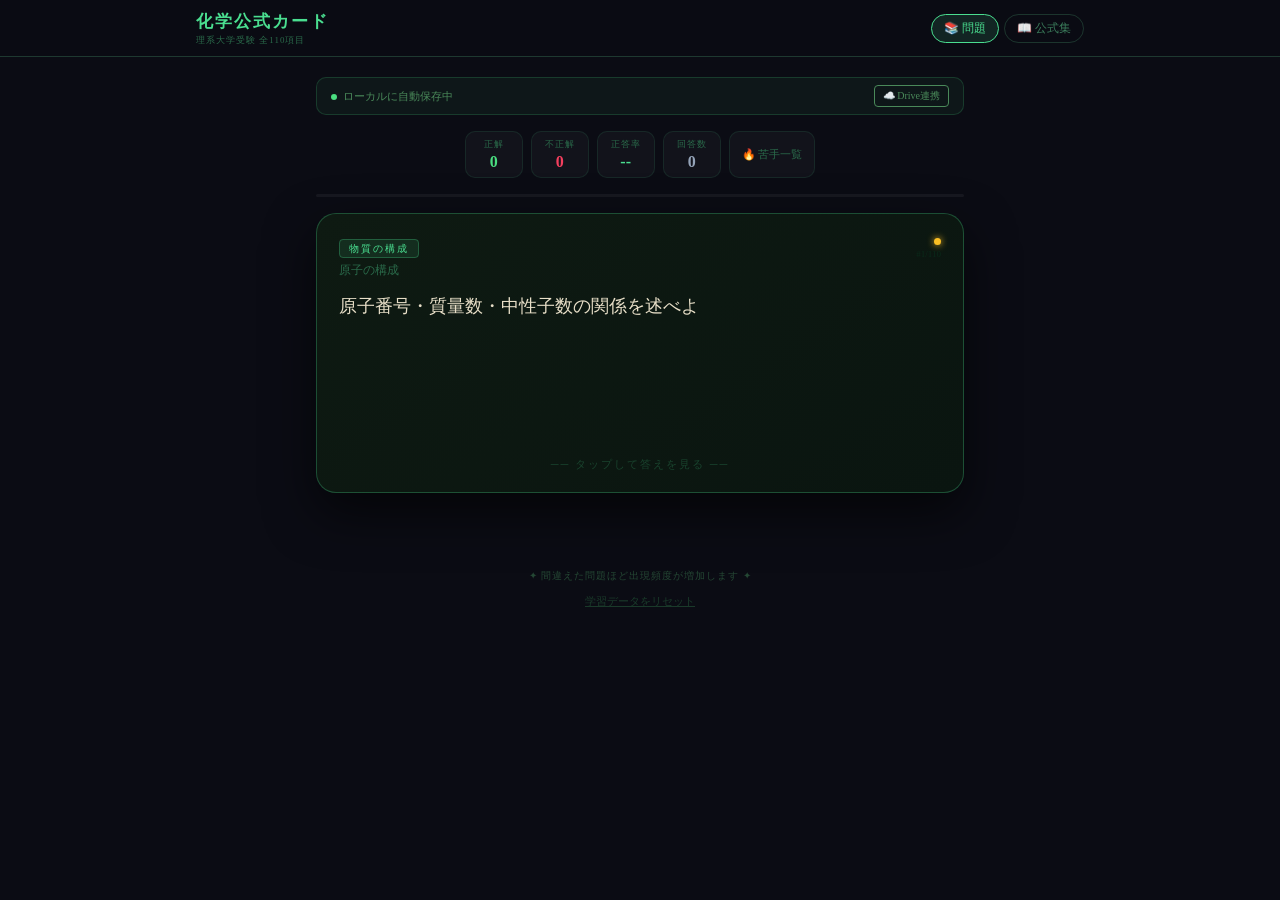
<file: chemistry-flashcards.html>
<!DOCTYPE html>
<html lang="ja">
<head>
<meta charset="UTF-8">
<meta name="viewport" content="width=device-width, initial-scale=1.0, maximum-scale=1.0">
<title>化学公式カード｜理系大学受験</title>
<style>
*{box-sizing:border-box;margin:0;padding:0;-webkit-tap-highlight-color:transparent;}
body{min-height:100vh;background:#0b0c14;font-family:Georgia,'Yu Mincho',serif;color:#ddd4be;overscroll-behavior:none;}
header{position:sticky;top:0;z-index:200;border-bottom:1px solid rgba(100,220,150,0.22);background:rgba(11,12,20,0.97);backdrop-filter:blur(12px);}
.header-inner{max-width:920px;margin:0 auto;display:flex;align-items:center;justify-content:space-between;padding:0 16px;height:56px;}
.logo{font-size:17px;color:#4ade90;letter-spacing:2px;font-weight:bold;}
.logo-sub{font-size:9px;color:#2a6a4a;letter-spacing:1px;display:block;margin-top:1px;}
.tab-btns{display:flex;gap:5px;}
.tab-btn{padding:5px 12px;border-radius:20px;cursor:pointer;font-size:12px;transition:all .2s;border:1px solid rgba(100,220,150,0.2);background:transparent;color:#3a7a5a;font-family:Georgia,serif;}
.tab-btn.active{border-color:#4ade90;background:rgba(74,222,144,0.12);color:#4ade90;}
.page{display:none;max-width:680px;margin:0 auto;padding:20px 16px 100px;}
.page.active{display:block;}
.page.ref-page{max-width:940px;}
.save-bar{display:flex;align-items:center;justify-content:space-between;padding:7px 14px;border-radius:10px;margin-bottom:16px;font-size:11px;border:1px solid;}
.save-bar.local{background:rgba(74,222,128,0.05);border-color:rgba(74,222,128,0.18);color:#4a8a5a;}
.save-bar.drive{background:rgba(66,133,244,0.08);border-color:rgba(66,133,244,0.28);color:#6898f4;}
.save-bar.saving{background:rgba(74,222,144,0.06);border-color:rgba(74,222,144,0.2);color:#3a8a5a;}
.save-bar.error{background:rgba(244,63,94,0.06);border-color:rgba(244,63,94,0.2);color:#c85060;}
.save-dot{width:6px;height:6px;border-radius:50%;margin-right:6px;display:inline-block;}
.save-bar.local .save-dot{background:#4ade80;}
.save-bar.drive .save-dot{background:#4285f4;}
.save-bar.saving .save-dot{background:#4ade90;animation:pulse 1s infinite;}
.save-bar.error .save-dot{background:#f43f5e;}
@keyframes pulse{0%,100%{opacity:1}50%{opacity:.3}}
.drive-btn-small{font-size:10px;padding:3px 8px;border-radius:4px;cursor:pointer;border:1px solid currentColor;background:transparent;color:inherit;font-family:Georgia,serif;}
.modal-bg{position:fixed;inset:0;background:rgba(0,0,0,0.75);z-index:500;display:none;align-items:center;justify-content:center;padding:20px;}
.modal-bg.show{display:flex;}
.modal{background:#0e1a12;border:1px solid rgba(74,222,144,0.3);border-radius:20px;padding:24px 22px;max-width:480px;width:100%;max-height:90vh;overflow-y:auto;}
.modal h2{font-size:17px;color:#4ade90;margin-bottom:6px;}
.modal-sub{font-size:12px;color:#2a6a4a;margin-bottom:18px;line-height:1.6;}
.step-block{background:rgba(255,255,255,0.03);border:1px solid rgba(74,222,144,0.1);border-radius:10px;padding:14px 16px;margin-bottom:12px;}
.step-num{font-size:10px;color:#4ade90;letter-spacing:1px;margin-bottom:6px;}
.step-text{font-size:13px;color:#c0b090;line-height:1.65;}
.step-link{color:#6898f4;text-decoration:none;word-break:break-all;}
.modal-input{width:100%;padding:10px 14px;font-size:13px;background:rgba(255,255,255,0.05);border:1px solid rgba(74,222,144,0.3);border-radius:8px;color:#ddd4be;outline:none;font-family:monospace;margin-top:10px;}
.modal-input::placeholder{color:#2a4a3a;}
.modal-actions{display:flex;gap:10px;margin-top:18px;}
.modal-btn{flex:1;padding:11px;border-radius:10px;cursor:pointer;font-size:13px;font-family:Georgia,serif;transition:background .2s;}
.modal-btn-cancel{background:rgba(255,255,255,0.04);border:1px solid rgba(255,255,255,0.1);color:#7a6a48;}
.modal-btn-ok{background:rgba(66,133,244,0.15);border:1px solid rgba(66,133,244,0.4);color:#6898f4;}
.modal-btn-ok:active{background:rgba(66,133,244,0.25);}
.warning-box{background:rgba(74,222,144,0.07);border:1px solid rgba(74,222,144,0.2);border-radius:8px;padding:10px 12px;margin-top:12px;font-size:11px;color:#2a6a4a;line-height:1.6;}
.stats-row{display:flex;gap:8px;margin-bottom:16px;justify-content:center;flex-wrap:wrap;}
.stat-box{background:rgba(255,255,255,0.03);border:1px solid rgba(74,222,144,0.1);border-radius:10px;padding:6px 12px;text-align:center;min-width:58px;}
.stat-label{font-size:9px;color:#2a6a4a;letter-spacing:1px;margin-bottom:2px;}
.stat-val{font-size:16px;font-weight:bold;}
.weak-btn{background:rgba(255,255,255,0.03);border:1px solid rgba(74,222,144,0.1);border-radius:10px;padding:6px 12px;color:#2a6a4a;cursor:pointer;font-size:11px;font-family:Georgia,serif;}
.weak-btn.open{background:rgba(74,222,144,0.1);border-color:rgba(74,222,144,0.4);color:#4ade90;}
.weak-panel{background:rgba(255,255,255,0.02);border:1px solid rgba(74,222,144,0.14);border-radius:14px;padding:14px;margin-bottom:14px;}
.weak-title{font-size:11px;color:#4ade90;letter-spacing:1px;margin-bottom:10px;}
.weak-row{display:flex;justify-content:space-between;align-items:center;padding:5px 8px;border-radius:6px;margin-bottom:4px;background:rgba(255,255,255,0.02);}
.weak-name{font-size:12px;color:#c0b090;}
.weak-meta{display:flex;gap:6px;align-items:center;}
.weak-cat{font-size:10px;color:#2a6a4a;}
.dot{width:7px;height:7px;border-radius:50%;flex-shrink:0;}
.mini-btn{font-size:10px;color:#4ade90;background:none;border:1px solid rgba(74,222,144,0.28);border-radius:4px;padding:2px 6px;cursor:pointer;font-family:Georgia,serif;}
.prog-bar{height:3px;background:rgba(255,255,255,0.05);border-radius:2px;margin-bottom:16px;overflow:hidden;}
.prog-fill{height:100%;background:linear-gradient(90deg,#4ade90,#5ab4f0);border-radius:2px;transition:width .4s;}
.card-wrap{perspective:1200px;cursor:pointer;margin-bottom:16px;user-select:none;}
.card-inner{position:relative;min-height:280px;transform-style:preserve-3d;transition:transform .55s cubic-bezier(.35,.15,.15,1);}
.card-inner.flipped{transform:rotateY(180deg);}
.card-face{position:absolute;top:0;left:0;right:0;min-height:280px;-webkit-backface-visibility:hidden;backface-visibility:hidden;border-radius:20px;padding:24px 22px 20px;display:flex;flex-direction:column;justify-content:space-between;box-shadow:0 20px 50px rgba(0,0,0,0.6);}
.card-front{background:linear-gradient(145deg,#0e1a12,#0a1510);border:1px solid rgba(74,222,144,0.28);}
.card-back{background:linear-gradient(145deg,#0a1510,#0e2015);border:1px solid rgba(74,222,144,0.45);transform:rotateY(180deg);}
.card-top{display:flex;justify-content:space-between;align-items:flex-start;margin-bottom:12px;}
.card-cat-badge{font-size:10px;letter-spacing:2px;color:#4ade90;background:rgba(74,222,144,0.1);border:1px solid rgba(74,222,144,0.28);border-radius:4px;padding:3px 9px;}
.card-name{font-size:12px;color:#2a6a4a;margin-top:6px;}
.card-meta{display:flex;flex-direction:column;align-items:flex-end;gap:4px;}
.card-id{font-size:9px;color:#0a2a1a;}
.card-question{font-size:18px;line-height:1.75;color:#e8dfc8;margin-top:8px;}
.card-hint{text-align:center;color:rgba(74,222,144,0.22);font-size:11px;margin-top:14px;letter-spacing:2px;}
.card-ans-label{font-size:10px;letter-spacing:2px;color:#4ade90;margin-bottom:10px;}
.card-answer{font-size:15px;line-height:1.9;color:#a8f0c0;background:rgba(74,222,144,0.05);border:1px solid rgba(74,222,144,0.15);border-radius:12px;padding:12px 15px;margin-bottom:10px;font-family:'Courier New',monospace;}
.card-detail{font-size:12px;color:#2a6a4a;line-height:1.65;}
.ref-link-btn{align-self:flex-start;background:rgba(74,222,144,0.07);border:1px solid rgba(74,222,144,0.22);border-radius:8px;padding:6px 12px;color:#4ade90;cursor:pointer;font-size:11px;margin-top:8px;font-family:Georgia,serif;}
.ans-btns{display:flex;gap:12px;justify-content:center;opacity:0;pointer-events:none;transition:opacity .3s;}
.ans-btns.show{opacity:1;pointer-events:auto;}
.ans-btn{flex:1;max-width:210px;padding:14px 10px;border-radius:14px;font-size:14px;cursor:pointer;transition:background .2s;font-family:Georgia,serif;}
.btn-wrong{background:rgba(244,63,94,0.09);border:1px solid rgba(244,63,94,0.38);color:#f87090;}
.btn-wrong:active{background:rgba(244,63,94,0.2);}
.btn-ok{background:rgba(74,222,144,0.09);border:1px solid rgba(74,222,144,0.38);color:#4ade90;}
.btn-ok:active{background:rgba(74,222,144,0.2);}
.hint-text{text-align:center;font-size:10px;color:rgba(74,160,100,0.4);margin-top:12px;letter-spacing:1px;}
.ref-search{width:100%;padding:12px 18px;font-size:15px;background:rgba(255,255,255,0.04);border:1px solid rgba(74,222,144,0.28);border-radius:14px;color:#ddd4be;outline:none;font-family:Georgia,serif;margin-bottom:12px;}
.cat-filters{display:flex;gap:8px;flex-wrap:wrap;margin-bottom:14px;}
.cat-btn{padding:5px 12px;border-radius:20px;border:1px solid rgba(74,222,144,0.18);background:transparent;color:#3a7a5a;cursor:pointer;font-size:11px;transition:all .18s;font-family:Georgia,serif;}
.cat-btn.active{border-color:#4ade90;background:rgba(74,222,144,0.14);color:#4ade90;}
.ref-count{font-size:11px;color:#1a4a2a;margin-bottom:14px;}
.cat-section{margin-bottom:30px;}
.cat-header{font-size:12px;letter-spacing:2px;color:#4ade90;border-bottom:1px solid rgba(74,222,144,0.16);padding-bottom:8px;margin-bottom:12px;display:flex;gap:10px;align-items:center;}
.cat-count{font-size:10px;color:#1a4a2a;}
.formula-grid{display:grid;grid-template-columns:repeat(auto-fill,minmax(260px,1fr));gap:10px;}
.formula-card{background:rgba(255,255,255,0.025);border:1px solid rgba(74,222,144,0.1);border-radius:12px;padding:13px 15px;transition:all .4s;}
.formula-card.highlight{background:rgba(74,222,144,0.1);border-color:rgba(74,222,144,0.52);box-shadow:0 0 20px rgba(74,222,144,0.12);}
.fc-top{display:flex;justify-content:space-between;align-items:flex-start;margin-bottom:6px;}
.fc-name{font-size:13px;color:#80c890;font-weight:bold;}
.fc-right{display:flex;gap:5px;align-items:center;margin-left:8px;}
.fc-q{font-size:11px;color:#2a5a3a;margin-bottom:7px;line-height:1.5;}
.fc-ans{font-size:13px;color:#6ad890;background:rgba(74,222,144,0.05);border:1px solid rgba(74,222,144,0.1);border-radius:8px;padding:8px 11px;line-height:1.75;font-family:'Courier New',monospace;}
.fc-detail{font-size:11px;color:#1a5a2a;margin-top:6px;line-height:1.55;}
.fab{position:fixed;bottom:26px;right:26px;width:52px;height:52px;border-radius:50%;background:linear-gradient(135deg,#4ade90,#2a9a60);border:none;color:#0b0c14;font-size:20px;cursor:pointer;box-shadow:0 8px 28px rgba(74,222,144,0.4);display:none;align-items:center;justify-content:center;z-index:300;}
.fab.show{display:flex;}
.reset-row{text-align:center;margin-top:8px;}
.reset-link{font-size:11px;color:#1a3a2a;cursor:pointer;text-decoration:underline;background:none;border:none;font-family:Georgia,serif;}
</style>
</head>
<body>

<header>
  <div class="header-inner">
    <div>
      <span class="logo">化学公式カード</span>
      <span class="logo-sub">理系大学受験 全110項目</span>
    </div>
    <div class="tab-btns">
      <button class="tab-btn active" onclick="switchMode('study')">📚 問題</button>
      <button class="tab-btn" onclick="switchMode('reference')">📖 公式集</button>
    </div>
  </div>
</header>

<div class="page active" id="study-page">
  <div class="save-bar local" id="save-bar">
    <span><span class="save-dot"></span><span id="save-text">ローカルに自動保存中</span></span>
    <button class="drive-btn-small" id="drive-toggle-btn" onclick="openDriveModal()">☁️ Drive連携</button>
  </div>
  <div class="stats-row">
    <div class="stat-box"><div class="stat-label">正解</div><div class="stat-val" id="s-c" style="color:#4ade80">0</div></div>
    <div class="stat-box"><div class="stat-label">不正解</div><div class="stat-val" id="s-w" style="color:#f43f5e">0</div></div>
    <div class="stat-box"><div class="stat-label">正答率</div><div class="stat-val" id="s-acc" style="color:#4ade90">--</div></div>
    <div class="stat-box"><div class="stat-label">回答数</div><div class="stat-val" id="s-t" style="color:#94a3b8">0</div></div>
    <button class="weak-btn" id="weak-toggle" onclick="toggleWeak()">🔥 苦手一覧</button>
  </div>
  <div class="weak-panel" id="weak-panel" style="display:none">
    <div class="weak-title">苦手な項目 TOP 10</div>
    <div id="weak-list"></div>
  </div>
  <div class="prog-bar"><div class="prog-fill" id="prog-fill" style="width:0%"></div></div>
  <div class="card-wrap" onclick="flipCard()">
    <div class="card-inner" id="card-inner">
      <div class="card-face card-front">
        <div>
          <div class="card-top">
            <div>
              <span class="card-cat-badge" id="f-cat">　</span>
              <div class="card-name" id="f-name"></div>
            </div>
            <div class="card-meta">
              <div class="dot" id="f-dot"></div>
              <span class="card-id" id="f-id"></span>
            </div>
          </div>
          <div class="card-question" id="f-question"></div>
        </div>
        <div class="card-hint">── タップして答えを見る ──</div>
      </div>
      <div class="card-face card-back">
        <div>
          <div class="card-ans-label">▸ 解答</div>
          <div class="card-answer" id="b-answer"></div>
          <div class="card-detail" id="b-detail"></div>
        </div>
        <button class="ref-link-btn" onclick="event.stopPropagation();jumpToFormula(currentCardId)">📖 公式集で確認 →</button>
      </div>
    </div>
  </div>
  <div class="ans-btns" id="ans-btns">
    <button class="ans-btn btn-wrong" onclick="answer(false)">✗ わからなかった</button>
    <button class="ans-btn btn-ok" onclick="answer(true)">○ わかった！</button>
  </div>
  <div class="hint-text">✦ 間違えた問題ほど出現頻度が増加します ✦</div>
  <div class="reset-row"><button class="reset-link" onclick="confirmReset()">学習データをリセット</button></div>
</div>

<div class="page ref-page" id="reference-page">
  <input class="ref-search" type="text" id="ref-search" placeholder="🔍  公式名・キーワード・分野で検索..." oninput="filterRef()">
  <div class="cat-filters" id="cat-filters"></div>
  <div class="ref-count" id="ref-count"></div>
  <div id="ref-content"></div>
</div>

<button class="fab" id="fab" onclick="switchMode('study')">📚</button>

<div class="modal-bg" id="drive-modal">
  <div class="modal">
    <h2>☁️ Google Drive 連携</h2>
    <div class="modal-sub">設定すると学習データが自動でGoogleドライブに保存されます。スマホを買い替えても引き継げます。</div>
    <div id="modal-setup">
      <div class="step-block">
        <div class="step-num">STEP 1</div>
        <div class="step-text"><a class="step-link" href="https://console.cloud.google.com/" target="_blank">Google Cloud Console</a> で新しいプロジェクトを作成（無料）。</div>
      </div>
      <div class="step-block">
        <div class="step-num">STEP 2</div>
        <div class="step-text">「APIとサービス」→「ライブラリ」→「Google Drive API」を有効化。</div>
      </div>
      <div class="step-block">
        <div class="step-num">STEP 3</div>
        <div class="step-text">「認証情報」→「OAuthクライアントID」→ウェブアプリ→承認済みJS生成元に <code style="color:#4ade90">https://あなたのユーザー名.github.io</code> を追加。</div>
      </div>
      <div class="step-block">
        <div class="step-num">STEP 4</div>
        <div class="step-text">作成された「クライアントID」を下に貼り付ける。</div>
        <input class="modal-input" type="text" id="client-id-input" placeholder="例: 123456789-xxxxx.apps.googleusercontent.com">
      </div>
      <div class="warning-box">⚠️ クライアントIDはこのファイル内にのみ保存されます。</div>
    </div>
    <div id="modal-connected" style="display:none">
      <div class="step-block" style="border-color:rgba(66,133,244,0.3)">
        <div class="step-num" style="color:#6898f4">接続済み</div>
        <div class="step-text" id="connected-email" style="color:#6898f4">Googleアカウントに接続されています。</div>
      </div>
      <div style="margin-top:12px;display:flex;gap:10px;">
        <button class="modal-btn modal-btn-ok" onclick="forceDriveSync()" style="font-size:12px">🔄 今すぐ同期</button>
        <button class="modal-btn modal-btn-cancel" onclick="disconnectDrive()" style="font-size:12px;flex:0.6">連携解除</button>
      </div>
    </div>
    <div class="modal-actions" id="modal-actions">
      <button class="modal-btn modal-btn-cancel" onclick="closeDriveModal()">キャンセル</button>
      <button class="modal-btn modal-btn-ok" onclick="connectDrive()">🔗 連携する</button>
    </div>
  </div>
</div>

<script src="https://apis.google.com/js/api.js" async onload="gapiLoaded()"></script>
<script src="https://accounts.google.com/gsi/client" async onload="gisLoaded()"></script>

<script>
const FORMULAS = [
  // 物質の構成
  {id:1,category:"物質の構成",name:"原子の構成",question:"原子番号・質量数・中性子数の関係を述べよ",answer:"質量数 = 陽子数 + 中性子数,  原子番号 = 陽子数",detail:"電気的に中性な原子では陽子数＝電子数。"},
  {id:2,category:"物質の構成",name:"同位体",question:"同位体とは何か",answer:"陽子数（原子番号）が同じで中性子数が異なる原子",detail:"例：¹H, ²H(重水素), ³H(三重水素)。化学的性質はほぼ同じ。"},
  {id:3,category:"物質の構成",name:"電子配置",question:"各電子殻の最大電子数を述べよ",answer:"K殻:2, L殻:8, M殻:18, N殻:32  (2n²個)",detail:"最外殻電子が価電子。最大8個で安定（オクテット則）。"},
  {id:4,category:"物質の構成",name:"周期表の族と性質",question:"1族・17族・18族の名称を述べよ",answer:"1族:アルカリ金属, 17族:ハロゲン, 18族:希ガス",detail:"希ガスは最外殻電子が8個（Heは2個）で安定。"},
  {id:5,category:"物質の構成",name:"電気陰性度",question:"電気陰性度の周期表上の傾向を述べよ",answer:"右上ほど大きい。F>O>N>Cl>Br>C>H の順",detail:"結合の極性・酸化数の決定に使う。"},
  {id:6,category:"物質の構成",name:"イオン化エネルギー",question:"イオン化エネルギーの周期表上の傾向を述べよ",answer:"右上ほど大きい（希ガスが最大、アルカリ金属が最小）",detail:"第1イオン化エネルギー：原子から電子1個を取るのに必要なエネルギー。"},
  // 化学結合
  {id:7,category:"化学結合",name:"イオン結合",question:"イオン結合とは何か",answer:"陽イオンと陰イオンの静電気的引力による結合",detail:"金属元素＋非金属元素。例：NaCl, MgO。"},
  {id:8,category:"化学結合",name:"共有結合",question:"共有結合とは何か",answer:"原子間で電子対を共有する結合",detail:"非金属元素間。単結合・二重結合・三重結合がある。"},
  {id:9,category:"化学結合",name:"配位結合",question:"配位結合とは何か",answer:"一方の原子が電子対を提供して形成する共有結合",detail:"例：NH₄⁺（NH₃がH⁺に電子対を提供）。"},
  {id:10,category:"化学結合",name:"金属結合",question:"金属結合とは何か",answer:"自由電子が金属陽イオンを結びつける結合",detail:"展性・延性・電気伝導性・熱伝導性が高い。"},
  {id:11,category:"化学結合",name:"水素結合",question:"水素結合が生じる条件を述べよ",answer:"F, O, N に結合したHが隣の分子のF, O, N と引き合う",detail:"HF, H₂O, NH₃で特に強い。沸点が異常に高い原因。"},
  {id:12,category:"化学結合",name:"分子の極性",question:"CO₂とH₂Oの極性の違いを述べよ",answer:"CO₂:無極性分子（直線形で打ち消し）, H₂O:極性分子（折れ線形）",detail:"分子の形が対称なら無極性になる。"},
  {id:13,category:"化学結合",name:"結晶の種類",question:"4種類の結晶とその例を述べよ",answer:"イオン結晶(NaCl), 共有結晶(ダイヤモンド), 金属結晶(Fe), 分子結晶(ドライアイス)",detail:"共有結晶は硬くて融点が非常に高い。"},
  // 物質量・モル計算
  {id:14,category:"物質量・モル計算",name:"アボガドロ数",question:"アボガドロ数Nₐを述べよ",answer:"Nₐ = 6.02 × 10²³ /mol",detail:"1molの粒子の数。"},
  {id:15,category:"物質量・モル計算",name:"モルと質量",question:"物質量n[mol]、質量w[g]、モル質量M[g/mol]の関係",answer:"n = w/M",detail:"モル質量は原子量・分子量にg/molをつけた値。"},
  {id:16,category:"物質量・モル計算",name:"標準状態の気体モル体積",question:"標準状態（0℃, 1atm）での気体1molの体積",answer:"22.4 L/mol",detail:"気体の種類によらず一定（理想気体）。"},
  {id:17,category:"物質量・モル計算",name:"モルと粒子数",question:"n[mol]の物質に含まれる粒子数Nを述べよ",answer:"N = n × Nₐ = n × 6.02×10²³",detail:"粒子は原子・分子・イオンなど。"},
  {id:18,category:"物質量・モル計算",name:"モル濃度",question:"モル濃度c[mol/L]の定義を述べよ",answer:"c = n/V  (n:溶質のmol数, V:溶液の体積[L])",detail:"溶媒ではなく溶液の体積で割る。"},
  {id:19,category:"物質量・モル計算",name:"質量パーセント濃度",question:"質量パーセント濃度w[%]を述べよ",answer:"w = (溶質の質量/溶液の質量) × 100",detail:"モル濃度との換算には密度が必要。"},
  {id:20,category:"物質量・モル計算",name:"濃度換算",question:"質量パーセントw%・密度d[g/mL]からモル濃度cを求めよ",answer:"c = 1000dw / (100M)  [mol/L]",detail:"Mは溶質のモル質量[g/mol]。"},
  // 気体の法則
  {id:21,category:"気体の法則",name:"ボイルの法則",question:"ボイルの法則を述べよ",answer:"pV = 一定  (温度一定)",detail:"圧力と体積は反比例。p₁V₁ = p₂V₂。"},
  {id:22,category:"気体の法則",name:"シャルルの法則",question:"シャルルの法則を述べよ",answer:"V/T = 一定  (圧力一定, Tは絶対温度)",detail:"T[K] = t[℃] + 273。"},
  {id:23,category:"気体の法則",name:"理想気体の状態方程式",question:"理想気体の状態方程式を述べよ",answer:"pV = nRT  (R = 8.3×10³ Pa・L/mol・K = 8.3 J/mol・K)",detail:"圧力の単位に注意（Pa または atm）。"},
  {id:24,category:"気体の法則",name:"混合気体の分圧",question:"ドルトンの分圧の法則を述べよ",answer:"P全 = P₁ + P₂ + …,  Pᵢ = P全 × (nᵢ/n全)",detail:"各成分気体が単独で占める圧力が分圧。"},
  {id:25,category:"気体の法則",name:"蒸気圧",question:"蒸気圧とは何か",answer:"液体と蒸気が平衡状態にあるときの蒸気の圧力",detail:"温度のみで決まる。沸点では蒸気圧＝外圧。"},
  {id:26,category:"気体の法則",name:"ファンデルワールス方程式",question:"実在気体のファンデルワールス方程式を述べよ",answer:"(p + a/V²)(V - b) = nRT",detail:"aは分子間力の補正、bは分子体積の補正。"},
  // 溶液
  {id:27,category:"溶液",name:"溶解度",question:"溶解度とは何か",answer:"溶媒100gに溶ける溶質の最大質量[g]",detail:"温度依存性がある。固体は高温で増加、気体は低温で増加。"},
  {id:28,category:"溶液",name:"ヘンリーの法則",question:"ヘンリーの法則を述べよ",answer:"気体の溶解量は気体の圧力（分圧）に比例する",detail:"温度一定のとき成立。炭酸飲料の原理。"},
  {id:29,category:"溶液",name:"沸点上昇",question:"沸点上昇Δtbを述べよ",answer:"Δtb = Kb × m  (m:質量モル濃度[mol/kg], Kb:モル沸点上昇)",detail:"溶質の種類によらず質量モル濃度に比例。"},
  {id:30,category:"溶液",name:"凝固点降下",question:"凝固点降下Δtfを述べよ",answer:"Δtf = Kf × m",detail:"不凍液・融雪剤の原理。電解質は電離度を考慮。"},
  {id:31,category:"溶液",name:"浸透圧",question:"浸透圧πを述べよ",answer:"πV = nRT  または  π = cRT",detail:"ファントホッフの法則。c:モル濃度[mol/L]。"},
  {id:32,category:"溶液",name:"質量モル濃度",question:"質量モル濃度m[mol/kg]を述べよ",answer:"m = n(溶質) / w(溶媒)[kg]",detail:"溶媒1kgあたりの溶質のmol数。温度に依存しない。"},
  // 電気化学
  {id:33,category:"電気化学",name:"ファラデー定数",question:"ファラデー定数Fを述べよ",answer:"F = 9.65 × 10⁴ C/mol ≈ 96500 C/mol",detail:"電子1molあたりの電気量。"},
  {id:34,category:"電気化学",name:"電気分解の法則",question:"電気分解で析出する物質の質量を述べよ",answer:"w = (M/nF) × It  (I:電流[A], t:時間[s], n:電子数)",detail:"It = 電気量[C]。ファラデーの法則。"},
  {id:35,category:"電気化学",name:"電池の起電力",question:"ダニエル電池の反応を述べよ",answer:"負極: Zn → Zn²⁺ + 2e⁻,  正極: Cu²⁺ + 2e⁻ → Cu",detail:"イオン化傾向の差が起電力の源。"},
  {id:36,category:"電気化学",name:"イオン化傾向",question:"主要金属のイオン化傾向の順を述べよ",answer:"Li>K>Ca>Na>Mg>Al>Zn>Fe>Ni>Sn>Pb>H>Cu>Hg>Ag>Pt>Au",detail:"貸そうかなまああてにすなひどすぎる借金。"},
  {id:37,category:"電気化学",name:"電気分解の電極反応",question:"CuSO₄水溶液の電気分解の電極反応を述べよ",answer:"陰極: Cu²⁺ + 2e⁻ → Cu,  陽極: H₂O → (1/2)O₂ + 2H⁺ + 2e⁻",detail:"陰極では還元、陽極では酸化が起こる。"},
  {id:38,category:"電気化学",name:"燃料電池",question:"水素燃料電池の反応を述べよ",answer:"負極: H₂ + 2OH⁻ → 2H₂O + 2e⁻,  正極: (1/2)O₂ + H₂O + 2e⁻ → 2OH⁻",detail:"全体反応: H₂ + (1/2)O₂ → H₂O"},
  // 熱化学
  {id:39,category:"熱化学",name:"反応エンタルピー",question:"反応エンタルピーΔHの符号の意味を述べよ",answer:"ΔH < 0:発熱反応,  ΔH > 0:吸熱反応",detail:"系が熱を放出するとエネルギーが下がる（ΔH<0）。"},
  {id:40,category:"熱化学",name:"ヘスの法則",question:"ヘスの法則を述べよ",answer:"反応エンタルピーは経路によらず始状態と終状態のみで決まる",detail:"エネルギー保存則の化学版。"},
  {id:41,category:"熱化学",name:"生成エンタルピー",question:"生成エンタルピーとは何か",answer:"単体から化合物1molを生成するときのエンタルピー変化",detail:"単体のΔHf = 0 と定義。"},
  {id:42,category:"熱化学",name:"結合エネルギー",question:"結合エネルギーを使った反応熱の計算法",answer:"ΔH = Σ(切れる結合のエネルギー) - Σ(生成する結合のエネルギー)",detail:"切断は吸熱、生成は発熱。"},
  {id:43,category:"熱化学",name:"燃焼エンタルピー",question:"燃焼エンタルピーとは何か",answer:"物質1molを完全燃焼させるときのエンタルピー変化",detail:"常にΔH<0（発熱）。"},
  {id:44,category:"熱化学",name:"溶解エンタルピー",question:"溶解エンタルピーとは何か",answer:"物質1molを多量の溶媒に溶かすときのエンタルピー変化",detail:"NaOHは発熱（ΔH<0）、NH₄NO₃は吸熱（ΔH>0）。"},
  // 化学平衡
  {id:45,category:"化学平衡",name:"平衡定数",question:"aA + bB ⇌ cC + dD の平衡定数Kを述べよ",answer:"K = [C]ᶜ[D]ᵈ / ([A]ᵃ[B]ᵇ)",detail:"温度のみで決まる。固体・純液体は含めない。"},
  {id:46,category:"化学平衡",name:"ルシャトリエの原理",question:"ルシャトリエの原理を述べよ",answer:"平衡状態に変化を加えると、その変化を打ち消す方向に平衡が移動する",detail:"濃度・圧力・温度の変化に適用できる。"},
  {id:47,category:"化学平衡",name:"圧力と平衡",question:"圧力増加が平衡に与える影響を述べよ",answer:"気体の分子数が減る方向に平衡が移動する",detail:"気体モル数が変化しない反応では圧力の影響を受けない。"},
  {id:48,category:"化学平衡",name:"温度と平衡",question:"温度上昇が平衡に与える影響を述べよ",answer:"吸熱方向（ΔH>0の方向）に平衡が移動する",detail:"発熱反応では温度上昇で逆方向（生成物→反応物）に移動。"},
  {id:49,category:"化学平衡",name:"Kpとkc",question:"Kpとkcの関係を述べよ",answer:"Kp = Kc(RT)^Δn  (Δn:気体の係数の変化)",detail:"Δn=0のとき Kp = Kc。"},
  {id:50,category:"化学平衡",name:"電離定数",question:"弱酸HAの電離定数Kaを述べよ",answer:"Ka = [H⁺][A⁻] / [HA]",detail:"Kaが大きいほど強い酸。"},
  // 酸と塩基
  {id:51,category:"酸と塩基",name:"ブレンステッドの定義",question:"ブレンステッド・ローリーの酸塩基定義を述べよ",answer:"酸:H⁺を与える,  塩基:H⁺を受け取る",detail:"アレニウス定義より広い。NH₃も塩基に含まれる。"},
  {id:52,category:"酸と塩基",name:"水のイオン積",question:"水のイオン積Kwを述べよ",answer:"Kw = [H⁺][OH⁻] = 1.0×10⁻¹⁴  (25℃)",detail:"純水では[H⁺]=[OH⁻]=1.0×10⁻⁷ mol/L。"},
  {id:53,category:"酸と塩基",name:"pHの定義",question:"pHの定義を述べよ",answer:"pH = -log₁₀[H⁺]",detail:"pH＋pOH = 14（25℃）。pH<7:酸性、pH=7:中性、pH>7:塩基性。"},
  {id:54,category:"酸と塩基",name:"強酸のpH計算",question:"0.01mol/LのHCl水溶液のpHを求めよ",answer:"[H⁺] = 0.01 = 10⁻² mol/L → pH = 2",detail:"強酸は完全電離するので濃度＝[H⁺]。"},
  {id:55,category:"酸と塩基",name:"弱酸のpH計算",question:"濃度c、電離定数KaのHA水溶液の[H⁺]を求めよ",answer:"[H⁺] ≈ √(Ka・c)  (電離度が小さいとき)",detail:"電離度α = [H⁺]/c = √(Ka/c)。"},
  {id:56,category:"酸と塩基",name:"中和の公式",question:"中和の量的関係を述べよ",answer:"n酸 × c酸 × V酸 = n塩基 × c塩基 × V塩基",detail:"n酸,n塩基は価数（HClは1価、H₂SO₄は2価）。"},
  {id:57,category:"酸と塩基",name:"緩衝液",question:"緩衝液とは何か",answer:"少量の酸・塩基を加えてもpHがほぼ変化しない溶液",detail:"弱酸とその塩（例:CH₃COOH + CH₃COONa）の混合。"},
  {id:58,category:"酸と塩基",name:"塩の加水分解",question:"CH₃COONa水溶液が塩基性になる理由",answer:"CH₃COO⁻ + H₂O → CH₃COOH + OH⁻（加水分解）",detail:"弱酸の塩→塩基性、弱塩基の塩→酸性。"},
  // 酸化還元
  {id:59,category:"酸化還元",name:"酸化数のルール",question:"酸化数の決め方のルールを述べよ",answer:"単体:0, 単原子イオン:電荷, H:+1, O:-2（例外あり）, 化合物の総和:0",detail:"例外：H₂O₂のOは-1、NaHのHは-1。"},
  {id:60,category:"酸化還元",name:"酸化還元の定義",question:"酸化・還元を電子の観点から述べよ",answer:"酸化:電子を失う（酸化数増加）, 還元:電子を得る（酸化数減少）",detail:"OIL RIG（Oxidation Is Loss, Reduction Is Gain）。"},
  {id:61,category:"酸化還元",name:"半反応式",question:"MnO₄⁻の酸性溶液中での半反応式を述べよ",answer:"MnO₄⁻ + 8H⁺ + 5e⁻ → Mn²⁺ + 4H₂O",detail:"酸性ではH⁺とH₂Oを使う。塩基性ではOH⁻とH₂O。"},
  {id:62,category:"酸化還元",name:"酸化還元滴定",question:"KMnO₄とシュウ酸の反応式を述べよ",answer:"2KMnO₄ + 5H₂C₂O₄ + 3H₂SO₄ → 2MnSO₄ + K₂SO₄ + 10CO₂ + 8H₂O",detail:"電子の移動数（授受）を等しくして係数を決める。"},
  {id:63,category:"酸化還元",name:"代表的な酸化剤",question:"代表的な酸化剤を述べよ",answer:"KMnO₄, K₂Cr₂O₇, H₂O₂, Cl₂, HNO₃, 濃H₂SO₄, O₂",detail:"酸化剤は自身が還元される。"},
  {id:64,category:"酸化還元",name:"代表的な還元剤",question:"代表的な還元剤を述べよ",answer:"H₂S, SO₂, Fe²⁺, I⁻, シュウ酸(H₂C₂O₄), Na₂SO₃",detail:"還元剤は自身が酸化される。"},
  // 無機化学
  {id:65,category:"無機化学",name:"ハロゲンの性質",question:"ハロゲン（F, Cl, Br, I）の酸化力の順を述べよ",answer:"F > Cl > Br > I",detail:"原子番号が小さいほど酸化力が強い。"},
  {id:66,category:"無機化学",name:"塩素の製法",question:"塩素の実験室的製法を述べよ",answer:"MnO₂ + 4HCl(濃) → MnCl₂ + Cl₂ + 2H₂O",detail:"加熱が必要。Cl₂は黄緑色で有毒。"},
  {id:67,category:"無機化学",name:"アンモニアの製法",question:"アンモニアの工業的製法（ハーバー・ボッシュ法）",answer:"N₂ + 3H₂ ⇌ 2NH₃  (高温高圧, Fe触媒)",detail:"平衡を右に移動させるため低温が有利だが速度のため高温。"},
  {id:68,category:"無機化学",name:"硫酸の工業的製法",question:"接触法による硫酸の製法を述べよ",answer:"S→SO₂→SO₃（V₂O₅触媒）→H₂SO₄",detail:"SO₃を水に直接吸収させず発煙硫酸を経る。"},
  {id:69,category:"無機化学",name:"硝酸の工業的製法",question:"オストワルト法を述べよ",answer:"NH₃→NO（Pt触媒）→NO₂→HNO₃",detail:"4NH₃+5O₂→4NO+6H₂O（酸化段階）。"},
  {id:70,category:"無機化学",name:"アルカリ金属の性質",question:"アルカリ金属と水の反応を述べよ",answer:"2Na + 2H₂O → 2NaOH + H₂↑",detail:"Li, Na, Kは水と激しく反応。炎色反応に特徴的な色。"},
  {id:71,category:"無機化学",name:"炎色反応",question:"主な元素の炎色反応の色を述べよ",answer:"Li:赤, Na:黄, K:紫, Ca:橙赤, Sr:紅, Ba:黄緑, Cu:青緑",detail:"「リアカー無きK村、どう稼ぐか」などで覚える。"},
  {id:72,category:"無機化学",name:"両性元素",question:"両性元素と両性酸化物を述べよ",answer:"Al, Zn, Sn, Pb（両性元素）。Al₂O₃, ZnOなどが両性酸化物",detail:"酸にも塩基にも溶ける。Al+NaOH水溶液→H₂↑。"},
  {id:73,category:"無機化学",name:"鉄の反応",question:"鉄と希硫酸・濃硝酸の反応を述べよ",answer:"希硫酸:Fe + H₂SO₄ → FeSO₄ + H₂↑,  濃硝酸:不動態を形成",detail:"Feは希酸に溶けるが濃HNO₃・濃H₂SO₄では不動態になる。"},
  {id:74,category:"無機化学",name:"銅の反応",question:"銅と各種酸の反応を述べよ",answer:"希HNO₃: 3Cu+8HNO₃→3Cu(NO₃)₂+2NO↑+4H₂O, 濃HNO₃: Cu+4HNO₃→Cu(NO₃)₂+2NO₂↑+2H₂O",detail:"Cuは希塩酸・希硫酸には溶けない（H以下）。"},
  {id:75,category:"無機化学",name:"気体の製法まとめ",question:"H₂, O₂, CO₂の実験室的製法を述べよ",answer:"H₂: Zn+H₂SO₄,  O₂: H₂O₂+MnO₂,  CO₂: CaCO₃+HCl",detail:"CO₃²⁻+2HCl→CO₂+H₂O+CaCl₂。"},
  {id:76,category:"無機化学",name:"沈殿反応",question:"AgCl, BaSO₄, CaCO₃の沈殿色を述べよ",answer:"AgCl:白, BaSO₄:白, CaCO₃:白, Fe(OH)₃:赤褐, Cu(OH)₂:青白",detail:"沈殿の色は定性分析に使う。"},
  {id:77,category:"無機化学",name:"錯イオン",question:"[Cu(NH₃)₄]²⁺の名称と色を述べよ",answer:"テトラアンミン銅(II)イオン。深青色（テトラアンミン銅色）",detail:"[Ag(NH₃)₂]⁺:銀アンミン錯イオン（無色）も頻出。"},
  // 有機化学
  {id:78,category:"有機化学",name:"有機化合物の特徴",question:"有機化合物の特徴を述べよ",answer:"炭素骨格を持つ。共有結合。低融点。水に溶けにくい。燃焼するとCO₂とH₂Oを生じる",detail:"C, H, O, N, S, Pなどから構成される。"},
  {id:79,category:"有機化学",name:"官能基①",question:"ヒドロキシ基・カルボキシ基・アルデヒド基の構造式",answer:"-OH（ヒドロキシ）, -COOH（カルボキシ）, -CHO（アルデヒド）",detail:"カルボキシ基は酸性。アルデヒドは還元性あり。"},
  {id:80,category:"有機化学",name:"官能基②",question:"ケトン基・アミノ基・エステル結合の構造式",answer:"-CO-（ケトン）, -NH₂（アミノ）, -COO-（エステル）",detail:"アミノ基は塩基性。エステルはカルボン酸＋アルコール。"},
  {id:81,category:"有機化学",name:"アルカンの命名",question:"炭素数1〜6のアルカンの名称を述べよ",answer:"メタン, エタン, プロパン, ブタン, ペンタン, ヘキサン",detail:"一般式CₙH₂ₙ₊₂。単結合のみ。"},
  {id:82,category:"有機化学",name:"アルケン・アルキン",question:"アルケンとアルキンの一般式と代表例",answer:"アルケン:CₙH₂ₙ（二重結合1つ）, アルキン:CₙH₂ₙ₋₂（三重結合1つ）",detail:"エチレンC₂H₄, アセチレンC₂H₂が代表例。"},
  {id:83,category:"有機化学",name:"付加反応",question:"エチレンへの臭素の付加反応を述べよ",answer:"CH₂=CH₂ + Br₂ → CH₂Br-CH₂Br",detail:"二重結合・三重結合に試薬が付加する反応。臭素水の脱色で確認。"},
  {id:84,category:"有機化学",name:"マルコフニコフ則",question:"プロペンへのHBrの付加の主生成物を述べよ",answer:"CH₃-CHBr-CH₃（2-ブロモプロパン）",detail:"HはH原子の多い炭素に、Brは少ない炭素に付加する。"},
  {id:85,category:"有機化学",name:"アルコールの酸化",question:"第一・第二・第三アルコールの酸化生成物を述べよ",answer:"第一: アルデヒド→カルボン酸,  第二: ケトン,  第三: 酸化されない",detail:"酸化剤はK₂Cr₂O₇, KMnO₄など。"},
  {id:86,category:"有機化学",name:"エステル化",question:"エタノールと酢酸のエステル化反応を述べよ",answer:"CH₃COOH + C₂H₅OH ⇌ CH₃COOC₂H₅ + H₂O  (H₂SO₄触媒)",detail:"逆反応は加水分解（けん化）。"},
  {id:87,category:"有機化学",name:"けん化",question:"油脂のけん化反応を述べよ",answer:"油脂 + 3NaOH → グリセリン + 脂肪酸ナトリウム（石鹸）",detail:"エステルをアルカリで加水分解する反応。"},
  {id:88,category:"有機化学",name:"ベンゼンの反応",question:"ベンゼンの代表的な反応2つを述べよ",answer:"ニトロ化: C₆H₆+HNO₃→C₆H₅NO₂+H₂O,  スルホン化: C₆H₆+H₂SO₄→C₆H₅SO₃H+H₂O",detail:"ベンゼンは付加より置換反応をしやすい。"},
  {id:89,category:"有機化学",name:"フェノールの性質",question:"フェノールの酸性と塩との関係を述べよ",answer:"C₆H₅OH + NaOH → C₆H₅ONa + H₂O（弱酸なのでCO₂より弱い）",detail:"炭酸より弱い酸。NaHCO₃とは反応しない。"},
  {id:90,category:"有機化学",name:"アニリンの性質",question:"アニリンの塩基性と塩形成を述べよ",answer:"C₆H₅NH₂ + HCl → C₆H₅NH₃Cl（アニリン塩酸塩）",detail:"弱塩基。アゾ染料の原料。ジアゾ化→カップリング。"},
  {id:91,category:"有機化学",name:"アルデヒドの検出",question:"アルデヒドを検出する試薬と反応を2つ述べよ",answer:"フェーリング液:赤色沈殿(Cu₂O),  銀鏡反応:銀(Ag)が析出",detail:"ケトンはこれらの反応を示さない。"},
  {id:92,category:"有機化学",name:"カルボン酸の酸性",question:"カルボン酸の酸の強さの比較を述べよ",answer:"ギ酸 > 酢酸 > フェノール > 炭酸",detail:"ギ酸HCOOH はアルデヒド基も持ち還元性がある。"},
  {id:93,category:"有機化学",name:"糖類①",question:"単糖・二糖・多糖の例を述べよ",answer:"単糖:グルコース・フルクトース,  二糖:スクロース・マルトース,  多糖:デンプン・セルロース",detail:"グルコースはアルデヒド型と環状型が平衡。"},
  {id:94,category:"有機化学",name:"糖類②",question:"スクロース（砂糖）の加水分解を述べよ",answer:"スクロース + H₂O → グルコース + フルクトース",detail:"スクロース自体は還元性なし。加水分解後は還元性あり。"},
  {id:95,category:"有機化学",name:"アミノ酸・タンパク質",question:"アミノ酸の両性イオンと等電点を述べよ",answer:"アミノ酸は-NH₃⁺と-COO⁻を持つ両性イオン。等電点でゼロ電荷",detail:"ペプチド結合:-CO-NH-。タンパク質は多数のアミノ酸がペプチド結合で連結。"},
  {id:96,category:"有機化学",name:"高分子化合物",question:"付加重合と縮合重合の違いを述べよ",answer:"付加重合:二重結合が開環して重合（ポリエチレン）,  縮合重合:小分子が脱離して重合（ナイロン）",detail:"共重合は2種以上のモノマーを重合。"},
  {id:97,category:"有機化学",name:"ポリマーの例",question:"代表的な合成高分子の名称と用途を述べよ",answer:"ポリエチレン(PE):袋, ポリスチレン(PS):発泡剤, ナイロン:繊維, ポリエステル(PET):ペットボトル",detail:"天然高分子:デンプン・セルロース・タンパク質・天然ゴム。"},
  // 反応速度
  {id:98,category:"反応速度",name:"反応速度式",question:"反応速度vの定義を述べよ",answer:"v = -Δ[A]/Δt = k[A]ⁿ  (kは速度定数、nは反応次数)",detail:"温度が上がるとkが増大（アレニウス式）。"},
  {id:99,category:"反応速度",name:"活性化エネルギー",question:"活性化エネルギーと触媒の関係を述べよ",answer:"触媒は活性化エネルギーを下げ反応速度を大きくする。反応熱は変わらない",detail:"正触媒(速度増大)と負触媒(速度低下)がある。"},
  {id:100,category:"反応速度",name:"アレニウスの式",question:"アレニウスの式を述べよ",answer:"k = A・exp(-Ea/RT)  (Ea:活性化エネルギー, R:気体定数)",detail:"温度が上がるとkは指数的に増大する。"},
  // 分析化学
  {id:101,category:"分析化学",name:"定性分析（陽イオン）",question:"Fe³⁺, Cu²⁺, Ca²⁺の確認反応を述べよ",answer:"Fe³⁺: SCN⁻で血赤色,  Cu²⁺: NH₃過剰で深青色,  Ca²⁺: 炎色反応で橙赤色",detail:"陽イオンの系統分析では沈殿反応を組み合わせる。"},
  {id:102,category:"分析化学",name:"定性分析（陰イオン）",question:"Cl⁻, SO₄²⁻, CO₃²⁻の確認反応を述べよ",answer:"Cl⁻: AgNO₃で白色沈殿,  SO₄²⁻: BaCl₂で白色沈殿,  CO₃²⁻: HClでCO₂発生",detail:"AgClは光で黒変する（感光性）。"},
  {id:103,category:"分析化学",name:"指示薬",question:"フェノールフタレイン・メチルオレンジの変色域を述べよ",answer:"フェノールフタレイン: pH 8.2〜10.0（無→赤）,  メチルオレンジ: pH 3.1〜4.4（赤→黄）",detail:"強酸+強塩基の中和にはどちらも使える。"},
  // コロイド
  {id:104,category:"コロイド",name:"コロイドの性質",question:"チンダル現象・ブラウン運動・電気泳動を述べよ",answer:"チンダル:光散乱,  ブラウン:不規則運動,  電気泳動:電場で移動",detail:"コロイド粒子の大きさは1〜100nm。"},
  {id:105,category:"コロイド",name:"透析",question:"透析とは何か",answer:"半透膜を使いコロイド粒子と小分子イオンを分離する操作",detail:"人工透析（腎臓の代替）に応用される。"},
  {id:106,category:"コロイド",name:"塩析と凝析",question:"塩析と凝析の違いを述べよ",answer:"塩析:多量の電解質でタンパク質などを沈殿,  凝析:少量の電解質でコロイドを沈殿",detail:"塩析は可逆的、凝析は不可逆的。"},
  // 電子軌道・量子化学
  {id:107,category:"物質の構成",name:"電子軌道",question:"s, p, d軌道の最大電子数を述べよ",answer:"s軌道: 2個,  p軌道: 6個,  d軌道: 10個",detail:"軌道の形: s球形, p亜鈴形, d四葉形。"},
  {id:108,category:"物質の構成",name:"遮蔽効果",question:"有効核電荷と遮蔽効果を述べよ",answer:"有効核電荷 = 核電荷 - 遮蔽定数。内側の電子が外側の電子を遮蔽する",detail:"同族では下ほど有効核電荷が小さく原子半径が大きい。"},
  {id:109,category:"化学平衡",name:"溶解度積",question:"難溶性塩AgClの溶解度積Kspを述べよ",answer:"Ksp = [Ag⁺][Cl⁻]",detail:"イオンの積がKspを超えると沈殿が生じる。"},
  {id:110,category:"酸化還元",name:"標準電極電位",question:"標準電極電位と自発反応の関係を述べよ",answer:"起電力 E°cell = E°正極 - E°負極 > 0 のとき自発反応",detail:"E°が大きい方が正極（酸化剤）になる。"},
];

const CATEGORIES = [...new Set(FORMULAS.map(f=>f.category))];
const LS_KEY = 'chemcard_save_v1';
let weights = FORMULAS.map(()=>1);
let currentIdx = 0;
let currentCardId = FORMULAS[0].id;
let isFlipped = false;
let stats = {c:0,w:0,t:0};
let weakOpen = false;
let refCat = "すべて";
let refSearch = "";
let gapiReady = false, gisReady = false, tokenClient = null, accessToken = null;
let driveFileId = null, driveEmail = null;
let clientId = localStorage.getItem('chemcard_client_id') || '';
let driveSaveTimer = null;
const DRIVE_FILE_NAME = 'chemistry-flashcards-data.json';
const DRIVE_SCOPE = 'https://www.googleapis.com/auth/drive.appdata';

function saveLocal(){try{localStorage.setItem(LS_KEY,JSON.stringify({weights,stats,currentIdx}));}catch(e){}}
function loadLocal(){try{const d=JSON.parse(localStorage.getItem(LS_KEY));if(!d)return false;if(d.weights&&d.weights.length===FORMULAS.length)weights=d.weights;if(d.stats)stats=d.stats;if(typeof d.currentIdx==='number')currentIdx=d.currentIdx;return true;}catch(e){return false;}}
function setSaveBar(type,text){document.getElementById('save-bar').className='save-bar '+type;document.getElementById('save-text').textContent=text;}
function autoSave(){saveLocal();if(accessToken){setSaveBar('saving','Driveに保存中…');clearTimeout(driveSaveTimer);driveSaveTimer=setTimeout(()=>driveSave().then(()=>setSaveBar('drive','☁️ Driveに自動保存済み')).catch(()=>setSaveBar('error','Drive保存に失敗')),1500);}}
function gapiLoaded(){gapi.load('client',async()=>{await gapi.client.init({discoveryDocs:['https://www.googleapis.com/discovery/v1/apis/drive/v3/rest']});gapiReady=true;if(clientId&&gisReady)tryAutoConnect();});}
function gisLoaded(){gisReady=true;if(clientId&&gapiReady)tryAutoConnect();}
function tryAutoConnect(){if(!clientId)return;initTokenClient(clientId);tokenClient.requestAccessToken({prompt:''});}
function initTokenClient(cid){tokenClient=google.accounts.oauth2.initTokenClient({client_id:cid,scope:DRIVE_SCOPE,callback:async(resp)=>{if(resp.error){setSaveBar('error','Drive認証に失敗');return;}accessToken=resp.access_token;gapi.client.setToken({access_token:accessToken});driveEmail=await getEmail();document.getElementById('connected-email').textContent=driveEmail?driveEmail+'で接続中':'接続済み';document.getElementById('modal-setup').style.display='none';document.getElementById('modal-connected').style.display='block';document.getElementById('modal-actions').style.display='none';updateDriveBtn();await driveLoad();setSaveBar('drive','☁️ Driveに自動保存済み');}});}
async function getEmail(){try{const r=await gapi.client.request({path:'https://www.googleapis.com/oauth2/v3/userinfo'});return r.result.email;}catch(e){return null;}}
async function findDriveFile(){const r=await gapi.client.drive.files.list({spaces:'appDataFolder',q:`name='${DRIVE_FILE_NAME}'`,fields:'files(id)',pageSize:1});return r.result.files[0]?.id||null;}
async function driveLoad(){try{driveFileId=await findDriveFile();if(!driveFileId)return;const r=await gapi.client.drive.files.get({fileId:driveFileId,alt:'media'});const d=typeof r.result==='string'?JSON.parse(r.result):r.result;if(d.weights&&d.weights.length===FORMULAS.length)weights=d.weights;if(d.stats)stats=d.stats;if(typeof d.currentIdx==='number')currentIdx=d.currentIdx;currentCardId=FORMULAS[currentIdx]?.id||FORMULAS[0].id;renderCard();updateStats();if(weakOpen)renderWeakList();}catch(e){}}
async function driveSave(){const body=JSON.stringify({weights,stats,currentIdx,updated:new Date().toISOString()});if(!driveFileId){const r=await gapi.client.request({path:'/upload/drive/v3/files',method:'POST',params:{uploadType:'multipart',fields:'id'},headers:{'Content-Type':'multipart/related; boundary=foo'},body:'--foo\r\nContent-Type: application/json\r\n\r\n'+JSON.stringify({name:DRIVE_FILE_NAME,parents:['appDataFolder']})+'\r\n--foo\r\nContent-Type: application/json\r\n\r\n'+body+'\r\n--foo--'});driveFileId=r.result.id;}else{await gapi.client.request({path:'/upload/drive/v3/files/'+driveFileId,method:'PATCH',params:{uploadType:'media'},headers:{'Content-Type':'application/json'},body});}}
function updateDriveBtn(){const btn=document.getElementById('drive-toggle-btn');if(accessToken){btn.textContent='☁️ Drive接続中';btn.style.color='#6898f4';btn.style.borderColor='rgba(66,133,244,0.4)';}else{btn.textContent='☁️ Drive連携';btn.style.color='';btn.style.borderColor='';}}
function openDriveModal(){const m=document.getElementById('drive-modal');if(accessToken){document.getElementById('modal-setup').style.display='none';document.getElementById('modal-connected').style.display='block';document.getElementById('modal-actions').style.display='none';}else{document.getElementById('modal-setup').style.display='block';document.getElementById('modal-connected').style.display='none';document.getElementById('modal-actions').style.display='flex';document.getElementById('client-id-input').value=clientId;}m.classList.add('show');}
function closeDriveModal(){document.getElementById('drive-modal').classList.remove('show');}
function connectDrive(){const cid=document.getElementById('client-id-input').value.trim();if(!cid){alert('クライアントIDを入力してください');return;}clientId=cid;localStorage.setItem('chemcard_client_id',cid);if(!gapiReady||!gisReady){alert('Google APIの読み込みが完了していません。リロードしてお試しください。');return;}initTokenClient(cid);tokenClient.requestAccessToken({prompt:'consent'});closeDriveModal();}
function disconnectDrive(){if(accessToken)google.accounts.oauth2.revoke(accessToken);accessToken=null;driveFileId=null;driveEmail=null;localStorage.removeItem('chemcard_client_id');clientId='';setSaveBar('local','ローカルに自動保存中');updateDriveBtn();closeDriveModal();}
function forceDriveSync(){if(!accessToken){alert('まずDriveに接続してください');return;}setSaveBar('saving','同期中…');driveSave().then(()=>{setSaveBar('drive','☁️ 同期完了');closeDriveModal();}).catch(()=>setSaveBar('error','同期に失敗'));}
function dc(w){return w<=0.8?"#4ade80":w<=2?"#fbbf24":w<=5?"#f97316":"#f43f5e";}
function pickNext(wts,lastId){const el=FORMULAS.map((f,i)=>({i,w:f.id===lastId?0:wts[i]}));const tot=el.reduce((s,e)=>s+e.w,0);if(!tot)return 0;let r=Math.random()*tot;for(const e of el){r-=e.w;if(r<=0)return e.i;}return 0;}
function renderCard(){const f=FORMULAS[currentIdx];currentCardId=f.id;document.getElementById('f-cat').textContent=f.category;document.getElementById('f-name').textContent=f.name;document.getElementById('f-question').textContent=f.question;document.getElementById('f-id').textContent='#'+f.id+'/'+FORMULAS.length;const dot=document.getElementById('f-dot');dot.style.background=dc(weights[currentIdx]);dot.style.boxShadow='0 0 7px '+dc(weights[currentIdx]);document.getElementById('b-answer').textContent=f.answer;document.getElementById('b-detail').textContent='💡 '+f.detail;document.getElementById('card-inner').classList.remove('flipped');isFlipped=false;document.getElementById('ans-btns').classList.remove('show');}
function flipCard(){isFlipped=!isFlipped;document.getElementById('card-inner').classList.toggle('flipped',isFlipped);document.getElementById('ans-btns').classList.toggle('show',isFlipped);}
function answer(ok){const nw=[...weights];nw[currentIdx]=ok?Math.max(0.3,nw[currentIdx]*0.55):nw[currentIdx]*4+3;weights=nw;stats.c+=ok?1:0;stats.w+=ok?0:1;stats.t++;updateStats();autoSave();currentIdx=pickNext(weights,currentCardId);renderCard();if(weakOpen)renderWeakList();}
function updateStats(){document.getElementById('s-c').textContent=stats.c;document.getElementById('s-w').textContent=stats.w;document.getElementById('s-t').textContent=stats.t;document.getElementById('s-acc').textContent=stats.t>0?Math.round(stats.c/stats.t*100)+'%':'--';document.getElementById('prog-fill').style.width=Math.min(100,stats.t/FORMULAS.length*100)+'%';}
function toggleWeak(){weakOpen=!weakOpen;document.getElementById('weak-panel').style.display=weakOpen?'block':'none';document.getElementById('weak-toggle').classList.toggle('open',weakOpen);if(weakOpen)renderWeakList();}
function renderWeakList(){const sorted=[...FORMULAS].map((f,i)=>({...f,w:weights[i]})).sort((a,b)=>b.w-a.w).slice(0,10);document.getElementById('weak-list').innerHTML=sorted.map(f=>`<div class="weak-row"><span class="weak-name">${f.name}</span><div class="weak-meta"><span class="weak-cat">${f.category}</span><div class="dot" style="background:${dc(f.w)};box-shadow:0 0 5px ${dc(f.w)}"></div><button class="mini-btn" onclick="jumpToFormula(${f.id})">確認</button></div></div>`).join('');}
function confirmReset(){if(confirm('学習データをすべてリセットしますか？')){weights=FORMULAS.map(()=>1);stats={c:0,w:0,t:0};currentIdx=0;saveLocal();if(accessToken)driveSave();updateStats();renderCard();if(weakOpen)renderWeakList();}}
function switchMode(mode){document.querySelectorAll('.page').forEach(p=>p.classList.remove('active'));document.querySelectorAll('.tab-btn').forEach(b=>b.classList.remove('active'));document.getElementById(mode+'-page').classList.add('active');document.querySelectorAll('.tab-btn')[mode==='study'?0:1].classList.add('active');document.getElementById('fab').classList.toggle('show',mode==='reference');if(mode==='reference')renderRef();}
function jumpToFormula(id){refCat="すべて";refSearch="";document.getElementById('ref-search').value="";switchMode('reference');setTimeout(()=>{const el=document.getElementById('fc-'+id);if(el){el.scrollIntoView({behavior:'smooth',block:'center'});el.classList.add('highlight');setTimeout(()=>el.classList.remove('highlight'),2500);}},200);}
function filterRef(){refSearch=document.getElementById('ref-search').value;renderRef();}
function setCat(c){refCat=c;document.querySelectorAll('.cat-btn').forEach(b=>b.classList.remove('active'));event.target.classList.add('active');renderRef();}
function renderRef(){const q=refSearch.toLowerCase();const filtered=FORMULAS.filter(f=>{const mc=refCat==="すべて"||f.category===refCat;const mq=!q||f.name.toLowerCase().includes(q)||f.question.toLowerCase().includes(q)||f.answer.toLowerCase().includes(q)||f.category.toLowerCase().includes(q);return mc&&mq;});document.getElementById('ref-count').textContent=filtered.length+' 件 / 全 '+FORMULAS.length+' 項目';const cats=CATEGORIES.filter(c=>refCat==="すべて"||refCat===c);let html='';for(const c of cats){const list=filtered.filter(f=>f.category===c);if(!list.length)continue;html+=`<div class="cat-section"><div class="cat-header">▸ ${c} <span class="cat-count">${list.length} 項目</span></div><div class="formula-grid">`;for(const f of list){const fi=FORMULAS.findIndex(x=>x.id===f.id);html+=`<div class="formula-card" id="fc-${f.id}"><div class="fc-top"><span class="fc-name">${f.name}</span><div class="fc-right"><div class="dot" style="background:${dc(weights[fi])}"></div><button class="mini-btn" onclick="goToCard(${fi})">問題へ</button></div></div><div class="fc-q">${f.question}</div><div class="fc-ans">${f.answer}</div><div class="fc-detail">${f.detail}</div></div>`;}html+='</div></div>';}document.getElementById('ref-content').innerHTML=html;}
function goToCard(i){currentIdx=i;switchMode('study');renderCard();}
function initCatFilters(){let html=`<button class="cat-btn active" onclick="setCat('すべて')">すべて</button>`;CATEGORIES.forEach(c=>{html+=`<button class="cat-btn" onclick="setCat('${c}')">${c}</button>`;});document.getElementById('cat-filters').innerHTML=html;}

loadLocal();initCatFilters();renderCard();updateStats();renderRef();
setSaveBar('local','ローカルに自動保存中');
if(clientId)setSaveBar('local','Drive連携を確認中…');
</script>
</body>
</html>
</file>
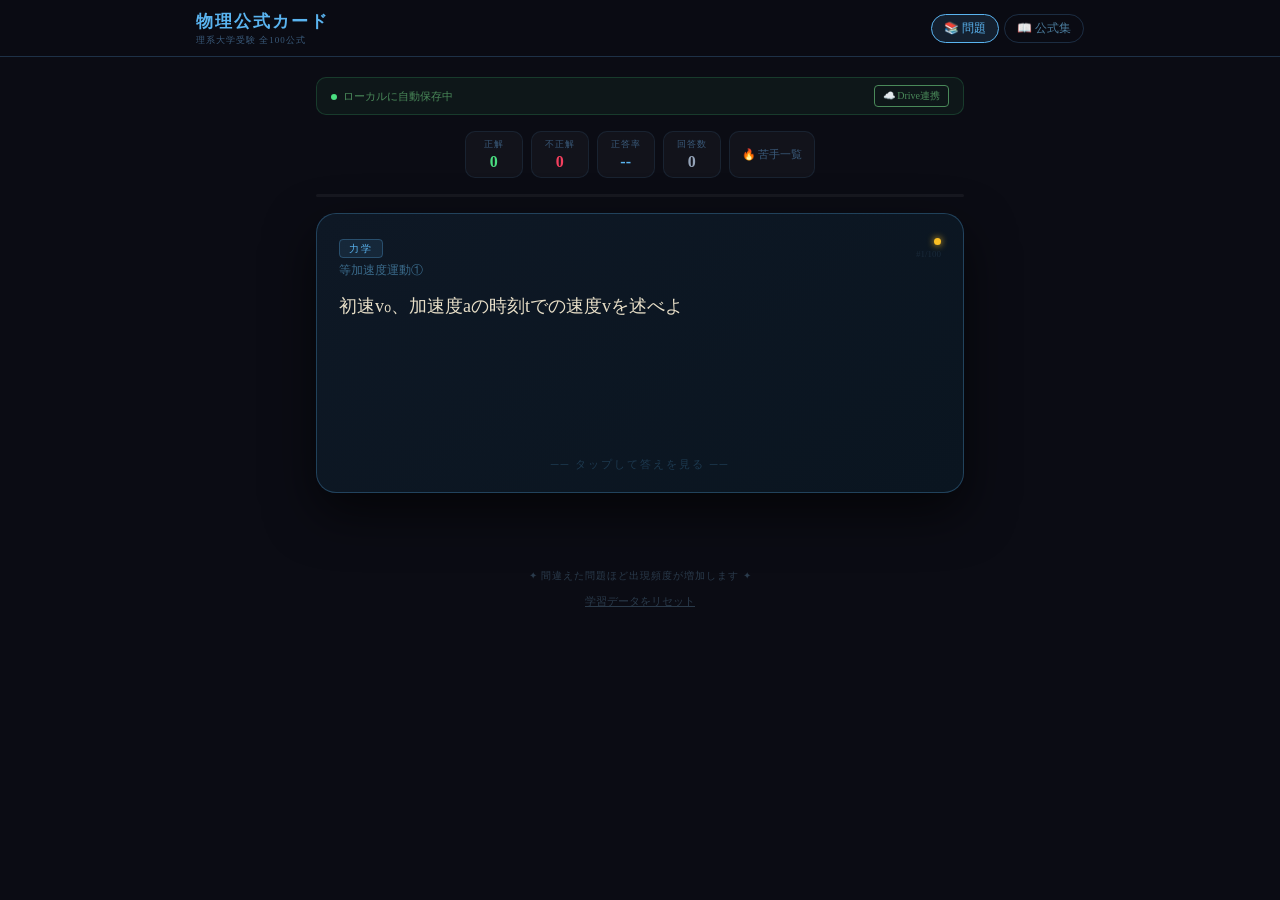
<file: physics-flashcards.html>
<!DOCTYPE html>
<html lang="ja">
<head>
<meta charset="UTF-8">
<meta name="viewport" content="width=device-width, initial-scale=1.0, maximum-scale=1.0">
<title>物理公式カード｜理系大学受験</title>
<style>
*{box-sizing:border-box;margin:0;padding:0;-webkit-tap-highlight-color:transparent;}
body{min-height:100vh;background:#0b0c14;font-family:Georgia,'Yu Mincho',serif;color:#ddd4be;overscroll-behavior:none;}
header{position:sticky;top:0;z-index:200;border-bottom:1px solid rgba(100,180,255,0.22);background:rgba(11,12,20,0.97);backdrop-filter:blur(12px);}
.header-inner{max-width:920px;margin:0 auto;display:flex;align-items:center;justify-content:space-between;padding:0 16px;height:56px;}
.logo{font-size:17px;color:#5ab4f0;letter-spacing:2px;font-weight:bold;}
.logo-sub{font-size:9px;color:#3a5a7a;letter-spacing:1px;display:block;margin-top:1px;}
.tab-btns{display:flex;gap:5px;}
.tab-btn{padding:5px 12px;border-radius:20px;cursor:pointer;font-size:12px;transition:all .2s;border:1px solid rgba(100,180,255,0.2);background:transparent;color:#4a7a9a;font-family:Georgia,serif;}
.tab-btn.active{border-color:#5ab4f0;background:rgba(90,180,240,0.12);color:#5ab4f0;}
.page{display:none;max-width:680px;margin:0 auto;padding:20px 16px 100px;}
.page.active{display:block;}
.page.ref-page{max-width:940px;}
.save-bar{display:flex;align-items:center;justify-content:space-between;padding:7px 14px;border-radius:10px;margin-bottom:16px;font-size:11px;border:1px solid;}
.save-bar.local{background:rgba(74,222,128,0.05);border-color:rgba(74,222,128,0.18);color:#4a8a5a;}
.save-bar.drive{background:rgba(66,133,244,0.08);border-color:rgba(66,133,244,0.28);color:#6898f4;}
.save-bar.saving{background:rgba(90,180,240,0.06);border-color:rgba(90,180,240,0.2);color:#4a8ab0;}
.save-bar.error{background:rgba(244,63,94,0.06);border-color:rgba(244,63,94,0.2);color:#c85060;}
.save-dot{width:6px;height:6px;border-radius:50%;margin-right:6px;display:inline-block;}
.save-bar.local .save-dot{background:#4ade80;}
.save-bar.drive .save-dot{background:#4285f4;}
.save-bar.saving .save-dot{background:#5ab4f0;animation:pulse 1s infinite;}
.save-bar.error .save-dot{background:#f43f5e;}
@keyframes pulse{0%,100%{opacity:1}50%{opacity:.3}}
.drive-btn-small{font-size:10px;padding:3px 8px;border-radius:4px;cursor:pointer;border:1px solid currentColor;background:transparent;color:inherit;font-family:Georgia,serif;}
.modal-bg{position:fixed;inset:0;background:rgba(0,0,0,0.75);z-index:500;display:none;align-items:center;justify-content:center;padding:20px;}
.modal-bg.show{display:flex;}
.modal{background:#0e1520;border:1px solid rgba(90,180,240,0.3);border-radius:20px;padding:24px 22px;max-width:480px;width:100%;max-height:90vh;overflow-y:auto;}
.modal h2{font-size:17px;color:#5ab4f0;margin-bottom:6px;}
.modal-sub{font-size:12px;color:#4a6a8a;margin-bottom:18px;line-height:1.6;}
.step-block{background:rgba(255,255,255,0.03);border:1px solid rgba(90,180,240,0.1);border-radius:10px;padding:14px 16px;margin-bottom:12px;}
.step-num{font-size:10px;color:#5ab4f0;letter-spacing:1px;margin-bottom:6px;}
.step-text{font-size:13px;color:#c0b090;line-height:1.65;}
.step-link{color:#6898f4;text-decoration:none;word-break:break-all;}
.modal-input{width:100%;padding:10px 14px;font-size:13px;background:rgba(255,255,255,0.05);border:1px solid rgba(90,180,240,0.3);border-radius:8px;color:#ddd4be;outline:none;font-family:monospace;margin-top:10px;}
.modal-input::placeholder{color:#3a4a5a;}
.modal-actions{display:flex;gap:10px;margin-top:18px;}
.modal-btn{flex:1;padding:11px;border-radius:10px;cursor:pointer;font-size:13px;font-family:Georgia,serif;transition:background .2s;}
.modal-btn-cancel{background:rgba(255,255,255,0.04);border:1px solid rgba(255,255,255,0.1);color:#7a6a48;}
.modal-btn-ok{background:rgba(66,133,244,0.15);border:1px solid rgba(66,133,244,0.4);color:#6898f4;}
.modal-btn-ok:active{background:rgba(66,133,244,0.25);}
.warning-box{background:rgba(90,180,240,0.07);border:1px solid rgba(90,180,240,0.2);border-radius:8px;padding:10px 12px;margin-top:12px;font-size:11px;color:#4a7a9a;line-height:1.6;}
.stats-row{display:flex;gap:8px;margin-bottom:16px;justify-content:center;flex-wrap:wrap;}
.stat-box{background:rgba(255,255,255,0.03);border:1px solid rgba(90,180,240,0.1);border-radius:10px;padding:6px 12px;text-align:center;min-width:58px;}
.stat-label{font-size:9px;color:#3a5a7a;letter-spacing:1px;margin-bottom:2px;}
.stat-val{font-size:16px;font-weight:bold;}
.weak-btn{background:rgba(255,255,255,0.03);border:1px solid rgba(90,180,240,0.1);border-radius:10px;padding:6px 12px;color:#3a5a7a;cursor:pointer;font-size:11px;font-family:Georgia,serif;}
.weak-btn.open{background:rgba(90,180,240,0.1);border-color:rgba(90,180,240,0.4);color:#5ab4f0;}
.weak-panel{background:rgba(255,255,255,0.02);border:1px solid rgba(90,180,240,0.14);border-radius:14px;padding:14px;margin-bottom:14px;}
.weak-title{font-size:11px;color:#5ab4f0;letter-spacing:1px;margin-bottom:10px;}
.weak-row{display:flex;justify-content:space-between;align-items:center;padding:5px 8px;border-radius:6px;margin-bottom:4px;background:rgba(255,255,255,0.02);}
.weak-name{font-size:12px;color:#c0b090;}
.weak-meta{display:flex;gap:6px;align-items:center;}
.weak-cat{font-size:10px;color:#3a5a7a;}
.dot{width:7px;height:7px;border-radius:50%;flex-shrink:0;}
.mini-btn{font-size:10px;color:#5ab4f0;background:none;border:1px solid rgba(90,180,240,0.28);border-radius:4px;padding:2px 6px;cursor:pointer;font-family:Georgia,serif;}
.prog-bar{height:3px;background:rgba(255,255,255,0.05);border-radius:2px;margin-bottom:16px;overflow:hidden;}
.prog-fill{height:100%;background:linear-gradient(90deg,#5ab4f0,#4ade80);border-radius:2px;transition:width .4s;}
.card-wrap{perspective:1200px;cursor:pointer;margin-bottom:16px;user-select:none;}
.card-inner{position:relative;min-height:280px;transform-style:preserve-3d;transition:transform .55s cubic-bezier(.35,.15,.15,1);}
.card-inner.flipped{transform:rotateY(180deg);}
.card-face{position:absolute;top:0;left:0;right:0;min-height:280px;-webkit-backface-visibility:hidden;backface-visibility:hidden;border-radius:20px;padding:24px 22px 20px;display:flex;flex-direction:column;justify-content:space-between;box-shadow:0 20px 50px rgba(0,0,0,0.6);}
.card-front{background:linear-gradient(145deg,#0e1825,#0a1520);border:1px solid rgba(90,180,240,0.28);}
.card-back{background:linear-gradient(145deg,#0a1520,#0e1530);border:1px solid rgba(90,180,240,0.4);transform:rotateY(180deg);}
.card-top{display:flex;justify-content:space-between;align-items:flex-start;margin-bottom:12px;}
.card-cat-badge{font-size:10px;letter-spacing:2px;color:#5ab4f0;background:rgba(90,180,240,0.1);border:1px solid rgba(90,180,240,0.28);border-radius:4px;padding:3px 9px;}
.card-name{font-size:12px;color:#3a6a8a;margin-top:6px;}
.card-meta{display:flex;flex-direction:column;align-items:flex-end;gap:4px;}
.card-id{font-size:9px;color:#1a2a3a;}
.card-question{font-size:18px;line-height:1.75;color:#e8dfc8;margin-top:8px;}
.card-hint{text-align:center;color:rgba(90,180,240,0.22);font-size:11px;margin-top:14px;letter-spacing:2px;}
.card-ans-label{font-size:10px;letter-spacing:2px;color:#5ab4f0;margin-bottom:10px;}
.card-answer{font-size:15px;line-height:1.9;color:#b8dcf8;background:rgba(90,180,240,0.05);border:1px solid rgba(90,180,240,0.15);border-radius:12px;padding:12px 15px;margin-bottom:10px;font-family:'Courier New',monospace;}
.card-detail{font-size:12px;color:#3a6a8a;line-height:1.65;}
.ref-link-btn{align-self:flex-start;background:rgba(90,180,240,0.07);border:1px solid rgba(90,180,240,0.22);border-radius:8px;padding:6px 12px;color:#5ab4f0;cursor:pointer;font-size:11px;margin-top:8px;font-family:Georgia,serif;}
.ans-btns{display:flex;gap:12px;justify-content:center;opacity:0;pointer-events:none;transition:opacity .3s;}
.ans-btns.show{opacity:1;pointer-events:auto;}
.ans-btn{flex:1;max-width:210px;padding:14px 10px;border-radius:14px;font-size:14px;cursor:pointer;transition:background .2s;font-family:Georgia,serif;}
.btn-wrong{background:rgba(244,63,94,0.09);border:1px solid rgba(244,63,94,0.38);color:#f87090;}
.btn-wrong:active{background:rgba(244,63,94,0.2);}
.btn-ok{background:rgba(90,180,240,0.09);border:1px solid rgba(90,180,240,0.38);color:#5ab4f0;}
.btn-ok:active{background:rgba(90,180,240,0.2);}
.hint-text{text-align:center;font-size:10px;color:rgba(90,130,160,0.4);margin-top:12px;letter-spacing:1px;}
.ref-search{width:100%;padding:12px 18px;font-size:15px;background:rgba(255,255,255,0.04);border:1px solid rgba(90,180,240,0.28);border-radius:14px;color:#ddd4be;outline:none;font-family:Georgia,serif;margin-bottom:12px;}
.cat-filters{display:flex;gap:8px;flex-wrap:wrap;margin-bottom:14px;}
.cat-btn{padding:5px 12px;border-radius:20px;border:1px solid rgba(90,180,240,0.18);background:transparent;color:#4a7a9a;cursor:pointer;font-size:11px;transition:all .18s;font-family:Georgia,serif;}
.cat-btn.active{border-color:#5ab4f0;background:rgba(90,180,240,0.14);color:#5ab4f0;}
.ref-count{font-size:11px;color:#2a4a6a;margin-bottom:14px;}
.cat-section{margin-bottom:30px;}
.cat-header{font-size:12px;letter-spacing:2px;color:#5ab4f0;border-bottom:1px solid rgba(90,180,240,0.16);padding-bottom:8px;margin-bottom:12px;display:flex;gap:10px;align-items:center;}
.cat-count{font-size:10px;color:#2a4a6a;}
.formula-grid{display:grid;grid-template-columns:repeat(auto-fill,minmax(260px,1fr));gap:10px;}
.formula-card{background:rgba(255,255,255,0.025);border:1px solid rgba(90,180,240,0.1);border-radius:12px;padding:13px 15px;transition:all .4s;}
.formula-card.highlight{background:rgba(90,180,240,0.1);border-color:rgba(90,180,240,0.52);box-shadow:0 0 20px rgba(90,180,240,0.12);}
.fc-top{display:flex;justify-content:space-between;align-items:flex-start;margin-bottom:6px;}
.fc-name{font-size:13px;color:#90b8d8;font-weight:bold;}
.fc-right{display:flex;gap:5px;align-items:center;margin-left:8px;}
.fc-q{font-size:11px;color:#3a5a7a;margin-bottom:7px;line-height:1.5;}
.fc-ans{font-size:13px;color:#7ab8e8;background:rgba(90,180,240,0.05);border:1px solid rgba(90,180,240,0.1);border-radius:8px;padding:8px 11px;line-height:1.75;font-family:'Courier New',monospace;}
.fc-detail{font-size:11px;color:#2a5a7a;margin-top:6px;line-height:1.55;}
.fab{position:fixed;bottom:26px;right:26px;width:52px;height:52px;border-radius:50%;background:linear-gradient(135deg,#5ab4f0,#2a7ab0);border:none;color:#0b0c14;font-size:20px;cursor:pointer;box-shadow:0 8px 28px rgba(90,180,240,0.4);display:none;align-items:center;justify-content:center;z-index:300;}
.fab.show{display:flex;}
.reset-row{text-align:center;margin-top:8px;}
.reset-link{font-size:11px;color:#2a3a4a;cursor:pointer;text-decoration:underline;background:none;border:none;font-family:Georgia,serif;}
</style>
</head>
<body>

<header>
  <div class="header-inner">
    <div>
      <span class="logo">物理公式カード</span>
      <span class="logo-sub">理系大学受験 全100公式</span>
    </div>
    <div class="tab-btns">
      <button class="tab-btn active" onclick="switchMode('study')">📚 問題</button>
      <button class="tab-btn" onclick="switchMode('reference')">📖 公式集</button>
    </div>
  </div>
</header>

<div class="page active" id="study-page">
  <div class="save-bar local" id="save-bar">
    <span><span class="save-dot"></span><span id="save-text">ローカルに自動保存中</span></span>
    <button class="drive-btn-small" id="drive-toggle-btn" onclick="openDriveModal()">☁️ Drive連携</button>
  </div>
  <div class="stats-row">
    <div class="stat-box"><div class="stat-label">正解</div><div class="stat-val" id="s-c" style="color:#4ade80">0</div></div>
    <div class="stat-box"><div class="stat-label">不正解</div><div class="stat-val" id="s-w" style="color:#f43f5e">0</div></div>
    <div class="stat-box"><div class="stat-label">正答率</div><div class="stat-val" id="s-acc" style="color:#5ab4f0">--</div></div>
    <div class="stat-box"><div class="stat-label">回答数</div><div class="stat-val" id="s-t" style="color:#94a3b8">0</div></div>
    <button class="weak-btn" id="weak-toggle" onclick="toggleWeak()">🔥 苦手一覧</button>
  </div>
  <div class="weak-panel" id="weak-panel" style="display:none">
    <div class="weak-title">苦手な公式 TOP 10</div>
    <div id="weak-list"></div>
  </div>
  <div class="prog-bar"><div class="prog-fill" id="prog-fill" style="width:0%"></div></div>
  <div class="card-wrap" onclick="flipCard()">
    <div class="card-inner" id="card-inner">
      <div class="card-face card-front">
        <div>
          <div class="card-top">
            <div>
              <span class="card-cat-badge" id="f-cat">　</span>
              <div class="card-name" id="f-name"></div>
            </div>
            <div class="card-meta">
              <div class="dot" id="f-dot"></div>
              <span class="card-id" id="f-id"></span>
            </div>
          </div>
          <div class="card-question" id="f-question"></div>
        </div>
        <div class="card-hint">── タップして答えを見る ──</div>
      </div>
      <div class="card-face card-back">
        <div>
          <div class="card-ans-label">▸ 解答</div>
          <div class="card-answer" id="b-answer"></div>
          <div class="card-detail" id="b-detail"></div>
        </div>
        <button class="ref-link-btn" onclick="event.stopPropagation();jumpToFormula(currentCardId)">📖 公式集で確認 →</button>
      </div>
    </div>
  </div>
  <div class="ans-btns" id="ans-btns">
    <button class="ans-btn btn-wrong" onclick="answer(false)">✗ わからなかった</button>
    <button class="ans-btn btn-ok" onclick="answer(true)">○ わかった！</button>
  </div>
  <div class="hint-text">✦ 間違えた問題ほど出現頻度が増加します ✦</div>
  <div class="reset-row"><button class="reset-link" onclick="confirmReset()">学習データをリセット</button></div>
</div>

<div class="page ref-page" id="reference-page">
  <input class="ref-search" type="text" id="ref-search" placeholder="🔍  公式名・キーワード・分野で検索..." oninput="filterRef()">
  <div class="cat-filters" id="cat-filters"></div>
  <div class="ref-count" id="ref-count"></div>
  <div id="ref-content"></div>
</div>

<button class="fab" id="fab" onclick="switchMode('study')">📚</button>

<div class="modal-bg" id="drive-modal">
  <div class="modal">
    <h2>☁️ Google Drive 連携</h2>
    <div class="modal-sub">設定すると学習データが自動でGoogleドライブに保存されます。スマホを買い替えても引き継げます。</div>
    <div id="modal-setup">
      <div class="step-block">
        <div class="step-num">STEP 1</div>
        <div class="step-text"><a class="step-link" href="https://console.cloud.google.com/" target="_blank">Google Cloud Console</a> で新しいプロジェクトを作成（無料）。</div>
      </div>
      <div class="step-block">
        <div class="step-num">STEP 2</div>
        <div class="step-text">「APIとサービス」→「ライブラリ」→「Google Drive API」を有効化。</div>
      </div>
      <div class="step-block">
        <div class="step-num">STEP 3</div>
        <div class="step-text">「認証情報」→「OAuthクライアントID」→ウェブアプリケーション→承認済みJavaScript生成元に <code style="color:#5ab4f0">https://あなたのユーザー名.github.io</code> を追加。</div>
      </div>
      <div class="step-block">
        <div class="step-num">STEP 4</div>
        <div class="step-text">作成された「クライアントID」を下に貼り付ける。</div>
        <input class="modal-input" type="text" id="client-id-input" placeholder="例: 123456789-xxxxx.apps.googleusercontent.com">
      </div>
      <div class="warning-box">⚠️ クライアントIDは自分だけのものです。このファイル内にのみ保存されます。</div>
    </div>
    <div id="modal-connected" style="display:none">
      <div class="step-block" style="border-color:rgba(66,133,244,0.3)">
        <div class="step-num" style="color:#6898f4">接続済み</div>
        <div class="step-text" id="connected-email" style="color:#6898f4">Googleアカウントに接続されています。</div>
      </div>
      <div style="margin-top:12px;display:flex;gap:10px;">
        <button class="modal-btn modal-btn-ok" onclick="forceDriveSync()" style="font-size:12px">🔄 今すぐ同期</button>
        <button class="modal-btn modal-btn-cancel" onclick="disconnectDrive()" style="font-size:12px;flex:0.6">連携解除</button>
      </div>
    </div>
    <div class="modal-actions" id="modal-actions">
      <button class="modal-btn modal-btn-cancel" onclick="closeDriveModal()">キャンセル</button>
      <button class="modal-btn modal-btn-ok" onclick="connectDrive()">🔗 連携する</button>
    </div>
  </div>
</div>

<script src="https://apis.google.com/js/api.js" async onload="gapiLoaded()"></script>
<script src="https://accounts.google.com/gsi/client" async onload="gisLoaded()"></script>

<script>
const FORMULAS = [
  // 力学
  {id:1,category:"力学",name:"等加速度運動①",question:"初速v₀、加速度aの時刻tでの速度vを述べよ",answer:"v = v₀ + at",detail:"速度＝初速度＋加速度×時間。"},
  {id:2,category:"力学",name:"等加速度運動②",question:"初速v₀、加速度aの時刻tでの変位xを述べよ",answer:"x = v₀t + (1/2)at²",detail:"変位の公式。面積として導出できる。"},
  {id:3,category:"力学",name:"等加速度運動③",question:"v²とv₀²の関係式を述べよ",answer:"v² = v₀² + 2ax",detail:"時刻tを消去した形。頻出。"},
  {id:4,category:"力学",name:"ニュートンの第2法則",question:"力F、質量m、加速度aの関係を述べよ",answer:"F = ma",detail:"運動方程式の基本。単位はN=kg・m/s²。"},
  {id:5,category:"力学",name:"重力",question:"質量mの物体に働く重力Wを述べよ",answer:"W = mg  (g ≈ 9.8 m/s²)",detail:"鉛直下向きに働く力。"},
  {id:6,category:"力学",name:"摩擦力",question:"静止摩擦力の最大値と動摩擦力を述べよ",answer:"最大静止摩擦力 = μₛN ,  動摩擦力 = μₖN",detail:"μₛ > μₖ。Nは垂直抗力。"},
  {id:7,category:"力学",name:"万有引力の法則",question:"万有引力を述べよ",answer:"F = G・m₁m₂/r²",detail:"G = 6.67×10⁻¹¹ N・m²/kg²。距離の二乗に反比例。"},
  {id:8,category:"力学",name:"仕事",question:"力Fが変位dの仕事Wを述べよ",answer:"W = Fd cosθ",detail:"θは力と変位のなす角。"},
  {id:9,category:"力学",name:"運動エネルギー",question:"質量m、速度vの運動エネルギーKを述べよ",answer:"K = (1/2)mv²",detail:"スカラー量。常に0以上。"},
  {id:10,category:"力学",name:"ポテンシャルエネルギー（重力）",question:"高さhでの重力ポテンシャルエネルギーを述べよ",answer:"U = mgh",detail:"基準点からの高さで決まる。"},
  {id:11,category:"力学",name:"力学的エネルギー保存則",question:"力学的エネルギー保存則を述べよ",answer:"(1/2)mv² + mgh = 一定",detail:"摩擦・空気抵抗がない場合に成立。"},
  {id:12,category:"力学",name:"仕事とエネルギーの関係",question:"合力のする仕事Wと運動エネルギー変化の関係",answer:"W = ΔK = (1/2)mv₂² - (1/2)mv₁²",detail:"仕事エネルギー定理。"},
  {id:13,category:"力学",name:"運動量",question:"質量m、速度vの運動量pを述べよ",answer:"p = mv",detail:"ベクトル量。単位はkg・m/s。"},
  {id:14,category:"力学",name:"力積と運動量変化",question:"力積と運動量変化の関係を述べよ",answer:"Ft = mv - mv₀ = Δp",detail:"力積＝運動量の変化量。"},
  {id:15,category:"力学",name:"運動量保存則",question:"2物体の衝突における運動量保存則",answer:"m₁v₁ + m₂v₂ = m₁v₁' + m₂v₂'",detail:"外力が0のとき成立。"},
  {id:16,category:"力学",name:"反発係数（跳ね返り係数）",question:"反発係数eを述べよ",answer:"e = (v₂'-v₁') / (v₁-v₂)",detail:"e=1:弾性衝突、e=0:完全非弾性衝突。"},
  {id:17,category:"力学",name:"円運動の加速度",question:"半径r、速さvの等速円運動の向心加速度",answer:"a = v²/r = rω²",detail:"中心向き（向心方向）の加速度。"},
  {id:18,category:"力学",name:"向心力",question:"等速円運動の向心力を述べよ",answer:"F = mv²/r = mrω²",detail:"常に円の中心向きに働く。"},
  {id:19,category:"力学",name:"角速度と周期",question:"角速度ωと周期T、回転数nの関係",answer:"ω = 2π/T = 2πn",detail:"1周でθ=2πラジアン変化。"},
  {id:20,category:"力学",name:"単振動の変位",question:"単振動の変位x(t)を述べよ",answer:"x = A sin(ωt + φ)",detail:"Aは振幅、ωは角振動数、φは初位相。"},
  {id:21,category:"力学",name:"単振動の速度・加速度",question:"単振動の速度vと加速度aを述べよ",answer:"v = Aω cos(ωt+φ) ,  a = -ω²x",detail:"加速度は変位に比例し逆向き。"},
  {id:22,category:"力学",name:"単振り子の周期",question:"長さLの単振り子の周期Tを述べよ",answer:"T = 2π√(L/g)",detail:"質量・振幅に無関係（等時性）。"},
  {id:23,category:"力学",name:"ばね振り子の周期",question:"ばね定数k、質量mのばね振り子の周期",answer:"T = 2π√(m/k)",detail:"ばね定数が大きいほど速く振動。"},
  {id:24,category:"力学",name:"ケプラーの第3法則",question:"ケプラーの第3法則を述べよ",answer:"T² / a³ = 一定  (aは軌道長半径)",detail:"太陽系の惑星すべてで同じ定数。"},
  // 波動
  {id:25,category:"波動",name:"波の基本式",question:"波の速さv、振動数f、波長λの関係",answer:"v = fλ = λ/T",detail:"波の最重要公式。"},
  {id:26,category:"波動",name:"重ね合わせの原理",question:"重ね合わせの原理を述べよ",answer:"2つの波が重なるとき変位は各波の変位の和",detail:"波は互いに独立して伝わる。"},
  {id:27,category:"波動",name:"定常波の条件",question:"定常波の腹と節の間隔を述べよ",answer:"腹と節の間隔 = λ/4",detail:"腹同士・節同士の間隔 = λ/2。"},
  {id:28,category:"波動",name:"弦の固有振動",question:"長さLの弦の固有振動の波長を述べよ",answer:"λₙ = 2L/n  (n=1,2,3…)",detail:"両端が固定端（節）。"},
  {id:29,category:"波動",name:"開管の固有振動",question:"長さLの開管の固有振動数を述べよ",answer:"fₙ = nv/2L  (n=1,2,3…)",detail:"両端が腹。基本振動数f₁=v/2L。"},
  {id:30,category:"波動",name:"閉管の固有振動",question:"長さLの閉管の固有振動数を述べよ",answer:"fₙ = (2n-1)v/4L  (n=1,2,3…)",detail:"奇数倍のみ。基本振動数f₁=v/4L。"},
  {id:31,category:"波動",name:"ドップラー効果",question:"音源がvₛ、観測者がvₒで動くときの観測振動数",answer:"f' = f・(v±vₒ)/(v∓vₛ)",detail:"近づく→高く、遠ざかる→低く。"},
  {id:32,category:"波動",name:"スネルの法則",question:"屈折の法則（スネルの法則）を述べよ",answer:"n₁ sinθ₁ = n₂ sinθ₂",detail:"屈折率×sinθ = 一定。"},
  {id:33,category:"波動",name:"屈折率と速さ",question:"屈折率nと光速の関係を述べよ",answer:"n = c/v  (cは真空中の光速)",detail:"屈折率が大きい媒質ほど遅い。"},
  {id:34,category:"波動",name:"全反射条件",question:"全反射の臨界角θcを述べよ",answer:"sin θc = n₂/n₁  (n₁>n₂)",detail:"入射角>臨界角で全反射。"},
  {id:35,category:"波動",name:"ヤングの実験",question:"ヤングの実験の明線条件を述べよ",answer:"d sinθ = mλ ,  y = mλL/d",detail:"d:スリット間隔、L:スクリーン距離。"},
  {id:36,category:"波動",name:"薄膜干渉",question:"薄膜（厚さd、屈折率n）の干渉条件",answer:"強め合い: 2nd = (m+1/2)λ,  弱め合い: 2nd = mλ",detail:"両面反射で位相差が生じる場合。"},
  {id:37,category:"波動",name:"回折格子",question:"回折格子の明線条件を述べよ",answer:"d sinθ = mλ",detail:"dは格子定数（スリット間隔）。"},
  // 熱力学
  {id:38,category:"熱力学",name:"熱量と温度変化",question:"熱量Q、比熱c、質量m、温度変化ΔTの関係",answer:"Q = mcΔT",detail:"比熱は物質1kgを1K上げる熱量。"},
  {id:39,category:"熱力学",name:"熱力学第1法則",question:"熱力学第1法則を述べよ",answer:"ΔU = Q + W",detail:"U:内部エネルギー、Q:吸収熱、W:外からされた仕事。"},
  {id:40,category:"熱力学",name:"気体がする仕事",question:"気体が体積変化ΔVのときする仕事を述べよ",answer:"W = pΔV  (等圧変化)",detail:"p-Vグラフの面積が仕事。"},
  {id:41,category:"熱力学",name:"理想気体の状態方程式",question:"理想気体の状態方程式を述べよ",answer:"pV = nRT",detail:"R=8.31 J/(mol・K)。Tはケルビン温度。"},
  {id:42,category:"熱力学",name:"ボイルの法則",question:"ボイルの法則を述べよ",answer:"pV = 一定  (温度一定)",detail:"圧力と体積は反比例。"},
  {id:43,category:"熱力学",name:"シャルルの法則",question:"シャルルの法則を述べよ",answer:"V/T = 一定  (圧力一定)",detail:"体積と絶対温度は比例。"},
  {id:44,category:"熱力学",name:"ボイル・シャルルの法則",question:"ボイル・シャルルの法則を述べよ",answer:"pV/T = 一定",detail:"状態変化前後: p₁V₁/T₁ = p₂V₂/T₂。"},
  {id:45,category:"熱力学",name:"内部エネルギー（単原子理想気体）",question:"単原子分子理想気体nモルの内部エネルギー",answer:"U = (3/2)nRT",detail:"2原子分子は (5/2)nRT。"},
  {id:46,category:"熱力学",name:"熱効率",question:"熱機関の熱効率eを述べよ",answer:"e = W/Q₁ = 1 - Q₂/Q₁",detail:"Q₁:高温から吸収、Q₂:低温に放出。"},
  {id:47,category:"熱力学",name:"カルノー効率",question:"カルノーサイクルの熱効率を述べよ",answer:"e = 1 - T₂/T₁",detail:"T₁:高温熱源、T₂:低温熱源（ケルビン）。"},
  // 電磁気学
  {id:48,category:"電磁気学",name:"クーロンの法則",question:"クーロンの法則を述べよ",answer:"F = k・q₁q₂/r²  (k = 9.0×10⁹ N・m²/C²)",detail:"真空中の点電荷間の静電気力。"},
  {id:49,category:"電磁気学",name:"電場",question:"電場Eと力Fの関係を述べよ",answer:"F = qE",detail:"E = F/q。単位はN/C = V/m。"},
  {id:50,category:"電磁気学",name:"点電荷の電場",question:"電荷qから距離rの電場を述べよ",answer:"E = kq/r²",detail:"電場の向きは正電荷から遠ざかる方向。"},
  {id:51,category:"電磁気学",name:"電位と電場の関係",question:"電位Vと電場Eの関係を述べよ",answer:"E = -dV/dx  (一様電場: E = V/d)",detail:"電場は電位の高い方から低い方へ向く。"},
  {id:52,category:"電磁気学",name:"点電荷の電位",question:"電荷qから距離rの電位を述べよ",answer:"V = kq/r",detail:"無限遠を基準(V=0)とする。"},
  {id:53,category:"電磁気学",name:"静電エネルギー",question:"コンデンサの静電エネルギーUを述べよ",answer:"U = (1/2)QV = (1/2)CV² = Q²/2C",detail:"Cは電気容量、Qは電荷量。"},
  {id:54,category:"電磁気学",name:"コンデンサの電気容量",question:"平行板コンデンサの電気容量を述べよ",answer:"C = ε₀S/d  (誘電体あり: C = εS/d)",detail:"S:面積、d:極板間隔。"},
  {id:55,category:"電磁気学",name:"オームの法則",question:"オームの法則を述べよ",answer:"V = RI",detail:"R:抵抗[Ω]、I:電流[A]、V:電圧[V]。"},
  {id:56,category:"電磁気学",name:"抵抗の公式",question:"長さL、断面積S、抵抗率ρの抵抗Rを述べよ",answer:"R = ρL/S",detail:"抵抗率は物質固有の値。"},
  {id:57,category:"電磁気学",name:"電力と電力量",question:"電力Pと電力量Wを述べよ",answer:"P = VI = RI² = V²/R ,  W = Pt",detail:"電力の単位はW、電力量はJ。"},
  {id:58,category:"電磁気学",name:"抵抗の直列接続",question:"抵抗の直列接続の合成抵抗を述べよ",answer:"R = R₁ + R₂ + …",detail:"電流は同じ、電圧は分かれる。"},
  {id:59,category:"電磁気学",name:"抵抗の並列接続",question:"抵抗の並列接続の合成抵抗を述べよ",answer:"1/R = 1/R₁ + 1/R₂ + …",detail:"電圧は同じ、電流は分かれる。"},
  {id:60,category:"電磁気学",name:"キルヒホッフの法則①",question:"キルヒホッフの電流則を述べよ",answer:"節点に流れ込む電流の和 = 流れ出す電流の和",detail:"電荷保存則。ΣI = 0。"},
  {id:61,category:"電磁気学",name:"キルヒホッフの法則②",question:"キルヒホッフの電圧則を述べよ",answer:"閉回路の起電力の和 = 電圧降下の和",detail:"エネルギー保存則。ΣV = 0。"},
  {id:62,category:"電磁気学",name:"ローレンツ力",question:"磁場B中で速度vで動く電荷qに働くローレンツ力",answer:"F = qv × B ,  |F| = qvB sinθ",detail:"速度と磁場に垂直な方向に働く。"},
  {id:63,category:"電磁気学",name:"直線電流が受ける力",question:"磁束密度B中の長さLの電流Iが受ける力",answer:"F = BIL sinθ",detail:"フレミングの左手則で向きを決める。"},
  {id:64,category:"電磁気学",name:"直線電流の作る磁場",question:"電流Iから距離rの磁束密度Bを述べよ",answer:"B = μ₀I / (2πr)",detail:"μ₀ = 4π×10⁻⁷ T・m/A。"},
  {id:65,category:"電磁気学",name:"ソレノイドの磁場",question:"単位長さあたりn巻きのソレノイドの磁場",answer:"B = μ₀nI",detail:"内部は一様磁場。外部はほぼ0。"},
  {id:66,category:"電磁気学",name:"電磁誘導（ファラデーの法則）",question:"ファラデーの電磁誘導の法則を述べよ",answer:"ε = -ΔΦ/Δt = -N・ΔΦ/Δt",detail:"磁束の変化が起電力を生じる。"},
  {id:67,category:"電磁気学",name:"導体棒の起電力",question:"磁場B中を速さvで動く長さLの導体棒の起電力",answer:"ε = BLv",detail:"フレミングの右手則で電流の向きを決める。"},
  {id:68,category:"電磁気学",name:"コイルの自己誘導",question:"自己インダクタンスLのコイルの起電力",answer:"ε = -L・ΔI/Δt",detail:"電流変化を妨げる方向に起電力が生じる。"},
  {id:69,category:"電磁気学",name:"コンデンサーの直列・並列",question:"コンデンサーの合成容量（直列・並列）",answer:"直列: 1/C=1/C₁+1/C₂,  並列: C=C₁+C₂",detail:"抵抗とは逆になる点に注意。"},
  {id:70,category:"電磁気学",name:"交流の実効値",question:"最大値V₀の交流電圧の実効値Vを述べよ",answer:"V = V₀/√2",detail:"実効値で電力計算ができる。P=VI。"},
  // 光学
  {id:71,category:"光学",name:"光の反射の法則",question:"光の反射の法則を述べよ",answer:"入射角 = 反射角",detail:"入射光・反射光・法線は同一平面内。"},
  {id:72,category:"光学",name:"凸レンズの写像公式",question:"凸レンズの写像公式を述べよ",answer:"1/a + 1/b = 1/f",detail:"a:物体距離、b:像距離、f:焦点距離。"},
  {id:73,category:"光学",name:"倍率",question:"レンズの倍率mを述べよ",answer:"m = b/a",detail:"m>0:正立像、m<1:縮小像。"},
  {id:74,category:"光学",name:"光電効果",question:"光電効果の式を述べよ",answer:"hf = W + (1/2)mv²max",detail:"h:プランク定数、W:仕事関数。"},
  {id:75,category:"光学",name:"コンプトン効果",question:"コンプトン散乱の波長変化を述べよ",answer:"Δλ = (h/mc)(1 - cosθ)",detail:"X線と電子の衝突で波長が増加。"},
  // 原子・核物理
  {id:76,category:"原子・核物理",name:"ド・ブロイ波長",question:"運動量pの粒子のド・ブロイ波長λを述べよ",answer:"λ = h/p = h/mv",detail:"h = 6.63×10⁻³⁴ J・s（プランク定数）。"},
  {id:77,category:"原子・核物理",name:"ボーアの条件",question:"ボーアの量子条件を述べよ",answer:"mvr = nh/2π = nℏ  (n=1,2,3…)",detail:"電子の角運動量は量子化される。"},
  {id:78,category:"原子・核物理",name:"水素原子のエネルギー準位",question:"水素原子のn番目のエネルギー準位Eₙ",answer:"Eₙ = -13.6/n²  [eV]",detail:"n=1が基底状態。マイナスは束縛状態。"},
  {id:79,category:"原子・核物理",name:"光子のエネルギー",question:"振動数fの光子のエネルギーEを述べよ",answer:"E = hf = hc/λ",detail:"h = 6.63×10⁻³⁴ J・s。"},
  {id:80,category:"原子・核物理",name:"放射性崩壊（半減期）",question:"半減期T₁/₂の崩壊の残存量を述べよ",answer:"N = N₀・(1/2)^(t/T₁/₂)",detail:"t時間後の残存数。指数的に減少。"},
  {id:81,category:"原子・核物理",name:"核反応のエネルギー",question:"質量欠損Δmと放出エネルギーEの関係",answer:"E = Δmc²",detail:"c = 3.0×10⁸ m/s。アインシュタインの式。"},
  {id:82,category:"原子・核物理",name:"α崩壊",question:"α崩壊の変化を述べよ",answer:"質量数-4、原子番号-2。He核(α粒子)を放出",detail:"₂₄He を放出する崩壊。"},
  {id:83,category:"原子・核物理",name:"β崩壊",question:"β崩壊の変化を述べよ",answer:"質量数変わらず、原子番号+1。電子(β粒子)を放出",detail:"中性子→陽子+電子+反ニュートリノ。"},
  // 電気回路
  {id:84,category:"電気回路",name:"コンデンサーのリアクタンス",question:"容量CのコンデンサーのリアクタンスXcを述べよ",answer:"Xc = 1/(ωC) = 1/(2πfC)",detail:"周波数が高いほど電流が流れやすい。"},
  {id:85,category:"電気回路",name:"コイルのリアクタンス",question:"インダクタンスLのコイルのリアクタンスXLを述べよ",answer:"XL = ωL = 2πfL",detail:"周波数が高いほど電流が流れにくい。"},
  {id:86,category:"電気回路",name:"共振回路の共振振動数",question:"LC回路の共振振動数f₀を述べよ",answer:"f₀ = 1/(2π√(LC))",detail:"XL = XcのときインピーダンスはRのみ。"},
  // 相対性理論
  {id:87,category:"相対性理論",name:"質量とエネルギーの等価性",question:"静止エネルギーE₀を述べよ",answer:"E₀ = m₀c²",detail:"m₀は静止質量、c = 3.0×10⁸ m/s。"},
  {id:88,category:"相対性理論",name:"時間の遅れ",question:"速さvで動く観測者の時間の遅れを述べよ",answer:"t = t₀/√(1-v²/c²)",detail:"高速で動くほど時間がゆっくり進む。"},
  // 力学追加
  {id:89,category:"力学",name:"弾性力（フックの法則）",question:"ばね定数k、伸びxのばねの弾性力を述べよ",answer:"F = kx",detail:"変形量に比例する復元力。"},
  {id:90,category:"力学",name:"弾性エネルギー",question:"ばね定数k、伸びxのばねの弾性エネルギーを述べよ",answer:"U = (1/2)kx²",detail:"変形量の二乗に比例。"},
  {id:91,category:"力学",name:"浮力",question:"アルキメデスの原理（浮力）を述べよ",answer:"F = ρVg",detail:"ρ:流体密度、V:物体が押しのけた流体の体積。"},
  {id:92,category:"力学",name:"重心の位置",question:"2質点の重心位置を述べよ",answer:"x_G = (m₁x₁ + m₂x₂)/(m₁+m₂)",detail:"質量で重み付けした平均位置。"},
  {id:93,category:"力学",name:"慣性モーメント",question:"慣性モーメントIを使った回転の運動方程式",answer:"τ = Iα",detail:"τ:トルク、α:角加速度。回転版のF=ma。"},
  {id:94,category:"力学",name:"角運動量",question:"角運動量Lを述べよ",answer:"L = Iω = mrv",detail:"外力のトルクがないとき保存する。"},
  {id:95,category:"波動",name:"音の速さ",question:"温度t℃のときの音速を述べよ",answer:"v = 331.5 + 0.6t  [m/s]",detail:"0℃で約331m/s、15℃で約340m/s。"},
  {id:96,category:"波動",name:"うなり",question:"振動数f₁とf₂の音のうなりの回数を述べよ",answer:"うなりの回数 = |f₁ - f₂|  [回/秒]",detail:"2つの音の振動数の差がうなりの回数。"},
  {id:97,category:"電磁気学",name:"磁束密度と磁場の関係",question:"真空中の磁束密度Bと磁場Hの関係",answer:"B = μ₀H  (μ₀ = 4π×10⁻⁷ T・m/A)",detail:"媒質中では B = μH = μ₀μrH。"},
  {id:98,category:"電磁気学",name:"荷電粒子の円運動",question:"磁場B中で速さvの電荷qが描く円の半径rを述べよ",answer:"r = mv/(qB)",detail:"ローレンツ力＝向心力から導出。"},
  {id:99,category:"熱力学",name:"エントロピー",question:"熱量Qを絶対温度Tで受け取るときのエントロピー変化",answer:"ΔS = Q/T",detail:"不可逆変化ではΔS > 0（熱力学第2法則）。"},
  {id:100,category:"光学",name:"光速と電磁波",question:"真空中の光速cを透磁率μ₀と誘電率ε₀で表せ",answer:"c = 1/√(μ₀ε₀) ≈ 3.0×10⁸ m/s",detail:"電磁波の速さはすべて同じ。"},
];

const CATEGORIES = [...new Set(FORMULAS.map(f=>f.category))];
const LS_KEY = 'physcard_save_v1';
let weights = FORMULAS.map(()=>1);
let currentIdx = 0;
let currentCardId = FORMULAS[0].id;
let isFlipped = false;
let stats = {c:0,w:0,t:0};
let weakOpen = false;
let refCat = "すべて";
let refSearch = "";
let gapiReady = false;
let gisReady = false;
let tokenClient = null;
let accessToken = null;
let driveFileId = null;
let driveEmail = null;
let clientId = localStorage.getItem('physcard_client_id') || '';
let driveSaveTimer = null;
const DRIVE_FILE_NAME = 'physics-flashcards-data.json';
const DRIVE_SCOPE = 'https://www.googleapis.com/auth/drive.appdata';

function saveLocal(){ try{ localStorage.setItem(LS_KEY, JSON.stringify({weights,stats,currentIdx})); }catch(e){} }
function loadLocal(){
  try{
    const d = JSON.parse(localStorage.getItem(LS_KEY));
    if(!d) return false;
    if(d.weights&&d.weights.length===FORMULAS.length) weights=d.weights;
    if(d.stats) stats=d.stats;
    if(typeof d.currentIdx==='number') currentIdx=d.currentIdx;
    return true;
  }catch(e){return false;}
}
function setSaveBar(type,text){ const bar=document.getElementById('save-bar'); bar.className='save-bar '+type; document.getElementById('save-text').textContent=text; }
function autoSave(){
  saveLocal();
  if(accessToken){
    setSaveBar('saving','Driveに保存中…');
    clearTimeout(driveSaveTimer);
    driveSaveTimer=setTimeout(()=>driveSave().then(()=>setSaveBar('drive','☁️ Driveに自動保存済み')).catch(()=>setSaveBar('error','Drive保存に失敗')),1500);
  }
}
function gapiLoaded(){ gapi.load('client',async()=>{ await gapi.client.init({discoveryDocs:['https://www.googleapis.com/discovery/v1/apis/drive/v3/rest']}); gapiReady=true; if(clientId&&gisReady) tryAutoConnect(); }); }
function gisLoaded(){ gisReady=true; if(clientId&&gapiReady) tryAutoConnect(); }
function tryAutoConnect(){ if(!clientId) return; initTokenClient(clientId); tokenClient.requestAccessToken({prompt:''}); }
function initTokenClient(cid){
  tokenClient=google.accounts.oauth2.initTokenClient({client_id:cid,scope:DRIVE_SCOPE,callback:async(resp)=>{
    if(resp.error){setSaveBar('error','Drive認証に失敗');return;}
    accessToken=resp.access_token; gapi.client.setToken({access_token:accessToken});
    driveEmail=await getEmail();
    document.getElementById('connected-email').textContent=driveEmail?driveEmail+'で接続中':'接続済み';
    document.getElementById('modal-setup').style.display='none';
    document.getElementById('modal-connected').style.display='block';
    document.getElementById('modal-actions').style.display='none';
    updateDriveBtn(); await driveLoad(); setSaveBar('drive','☁️ Driveに自動保存済み');
  }});
}
async function getEmail(){ try{ const r=await gapi.client.request({path:'https://www.googleapis.com/oauth2/v3/userinfo'}); return r.result.email; }catch(e){return null;} }
async function findDriveFile(){ const r=await gapi.client.drive.files.list({spaces:'appDataFolder',q:`name='${DRIVE_FILE_NAME}'`,fields:'files(id)',pageSize:1}); return r.result.files[0]?.id||null; }
async function driveLoad(){
  try{
    driveFileId=await findDriveFile(); if(!driveFileId) return;
    const r=await gapi.client.drive.files.get({fileId:driveFileId,alt:'media'});
    const d=typeof r.result==='string'?JSON.parse(r.result):r.result;
    if(d.weights&&d.weights.length===FORMULAS.length) weights=d.weights;
    if(d.stats) stats=d.stats;
    if(typeof d.currentIdx==='number') currentIdx=d.currentIdx;
    currentCardId=FORMULAS[currentIdx]?.id||FORMULAS[0].id;
    renderCard(); updateStats(); if(weakOpen) renderWeakList();
  }catch(e){}
}
async function driveSave(){
  const body=JSON.stringify({weights,stats,currentIdx,updated:new Date().toISOString()});
  if(!driveFileId){
    const r=await gapi.client.request({path:'/upload/drive/v3/files',method:'POST',params:{uploadType:'multipart',fields:'id'},headers:{'Content-Type':'multipart/related; boundary=foo'},body:'--foo\r\nContent-Type: application/json\r\n\r\n'+JSON.stringify({name:DRIVE_FILE_NAME,parents:['appDataFolder']})+'\r\n--foo\r\nContent-Type: application/json\r\n\r\n'+body+'\r\n--foo--'});
    driveFileId=r.result.id;
  }else{
    await gapi.client.request({path:'/upload/drive/v3/files/'+driveFileId,method:'PATCH',params:{uploadType:'media'},headers:{'Content-Type':'application/json'},body});
  }
}
function updateDriveBtn(){ const btn=document.getElementById('drive-toggle-btn'); if(accessToken){btn.textContent='☁️ Drive接続中';btn.style.color='#6898f4';btn.style.borderColor='rgba(66,133,244,0.4)';}else{btn.textContent='☁️ Drive連携';btn.style.color='';btn.style.borderColor='';} }
function openDriveModal(){
  const m=document.getElementById('drive-modal');
  if(accessToken){document.getElementById('modal-setup').style.display='none';document.getElementById('modal-connected').style.display='block';document.getElementById('modal-actions').style.display='none';}
  else{document.getElementById('modal-setup').style.display='block';document.getElementById('modal-connected').style.display='none';document.getElementById('modal-actions').style.display='flex';document.getElementById('client-id-input').value=clientId;}
  m.classList.add('show');
}
function closeDriveModal(){ document.getElementById('drive-modal').classList.remove('show'); }
function connectDrive(){
  const cid=document.getElementById('client-id-input').value.trim();
  if(!cid){alert('クライアントIDを入力してください');return;}
  clientId=cid; localStorage.setItem('physcard_client_id',cid);
  if(!gapiReady||!gisReady){alert('Google APIの読み込みが完了していません。リロードしてお試しください。');return;}
  initTokenClient(cid); tokenClient.requestAccessToken({prompt:'consent'}); closeDriveModal();
}
function disconnectDrive(){
  if(accessToken) google.accounts.oauth2.revoke(accessToken);
  accessToken=null;driveFileId=null;driveEmail=null;
  localStorage.removeItem('physcard_client_id'); clientId='';
  setSaveBar('local','ローカルに自動保存中'); updateDriveBtn(); closeDriveModal();
}
function forceDriveSync(){ if(!accessToken){alert('まずDriveに接続してください');return;} setSaveBar('saving','同期中…'); driveSave().then(()=>{setSaveBar('drive','☁️ 同期完了');closeDriveModal();}).catch(()=>setSaveBar('error','同期に失敗')); }
function dc(w){ return w<=0.8?"#4ade80":w<=2?"#fbbf24":w<=5?"#f97316":"#f43f5e"; }
function pickNext(wts,lastId){ const el=FORMULAS.map((f,i)=>({i,w:f.id===lastId?0:wts[i]})); const tot=el.reduce((s,e)=>s+e.w,0); if(!tot) return 0; let r=Math.random()*tot; for(const e of el){r-=e.w;if(r<=0) return e.i;} return 0; }
function renderCard(){
  const f=FORMULAS[currentIdx]; currentCardId=f.id;
  document.getElementById('f-cat').textContent=f.category;
  document.getElementById('f-name').textContent=f.name;
  document.getElementById('f-question').textContent=f.question;
  document.getElementById('f-id').textContent='#'+f.id+'/'+FORMULAS.length;
  const dot=document.getElementById('f-dot'); dot.style.background=dc(weights[currentIdx]); dot.style.boxShadow='0 0 7px '+dc(weights[currentIdx]);
  document.getElementById('b-answer').textContent=f.answer;
  document.getElementById('b-detail').textContent='💡 '+f.detail;
  document.getElementById('card-inner').classList.remove('flipped');
  isFlipped=false; document.getElementById('ans-btns').classList.remove('show');
}
function flipCard(){ isFlipped=!isFlipped; document.getElementById('card-inner').classList.toggle('flipped',isFlipped); document.getElementById('ans-btns').classList.toggle('show',isFlipped); }
function answer(ok){
  const nw=[...weights]; nw[currentIdx]=ok?Math.max(0.3,nw[currentIdx]*0.55):nw[currentIdx]*4+3;
  weights=nw; stats.c+=ok?1:0; stats.w+=ok?0:1; stats.t++;
  updateStats(); autoSave(); currentIdx=pickNext(weights,currentCardId); renderCard(); if(weakOpen) renderWeakList();
}
function updateStats(){
  document.getElementById('s-c').textContent=stats.c;
  document.getElementById('s-w').textContent=stats.w;
  document.getElementById('s-t').textContent=stats.t;
  document.getElementById('s-acc').textContent=stats.t>0?Math.round(stats.c/stats.t*100)+'%':'--';
  document.getElementById('prog-fill').style.width=Math.min(100,stats.t/FORMULAS.length*100)+'%';
}
function toggleWeak(){ weakOpen=!weakOpen; document.getElementById('weak-panel').style.display=weakOpen?'block':'none'; document.getElementById('weak-toggle').classList.toggle('open',weakOpen); if(weakOpen) renderWeakList(); }
function renderWeakList(){
  const sorted=[...FORMULAS].map((f,i)=>({...f,w:weights[i]})).sort((a,b)=>b.w-a.w).slice(0,10);
  document.getElementById('weak-list').innerHTML=sorted.map(f=>`<div class="weak-row"><span class="weak-name">${f.name}</span><div class="weak-meta"><span class="weak-cat">${f.category}</span><div class="dot" style="background:${dc(f.w)};box-shadow:0 0 5px ${dc(f.w)}"></div><button class="mini-btn" onclick="jumpToFormula(${f.id})">確認</button></div></div>`).join('');
}
function confirmReset(){ if(confirm('学習データをすべてリセットしますか？')){ weights=FORMULAS.map(()=>1); stats={c:0,w:0,t:0}; currentIdx=0; saveLocal(); if(accessToken) driveSave(); updateStats(); renderCard(); if(weakOpen) renderWeakList(); } }
function switchMode(mode){ document.querySelectorAll('.page').forEach(p=>p.classList.remove('active')); document.querySelectorAll('.tab-btn').forEach(b=>b.classList.remove('active')); document.getElementById(mode+'-page').classList.add('active'); document.querySelectorAll('.tab-btn')[mode==='study'?0:1].classList.add('active'); document.getElementById('fab').classList.toggle('show',mode==='reference'); if(mode==='reference') renderRef(); }
function jumpToFormula(id){ refCat="すべて"; refSearch=""; document.getElementById('ref-search').value=""; switchMode('reference'); setTimeout(()=>{ const el=document.getElementById('fc-'+id); if(el){el.scrollIntoView({behavior:'smooth',block:'center'}); el.classList.add('highlight'); setTimeout(()=>el.classList.remove('highlight'),2500);} },200); }
function filterRef(){ refSearch=document.getElementById('ref-search').value; renderRef(); }
function setCat(c){ refCat=c; document.querySelectorAll('.cat-btn').forEach(b=>b.classList.remove('active')); event.target.classList.add('active'); renderRef(); }
function renderRef(){
  const q=refSearch.toLowerCase();
  const filtered=FORMULAS.filter(f=>{ const mc=refCat==="すべて"||f.category===refCat; const mq=!q||f.name.toLowerCase().includes(q)||f.question.toLowerCase().includes(q)||f.answer.toLowerCase().includes(q)||f.category.toLowerCase().includes(q); return mc&&mq; });
  document.getElementById('ref-count').textContent=filtered.length+' 件 / 全 '+FORMULAS.length+' 公式';
  const cats=CATEGORIES.filter(c=>refCat==="すべて"||refCat===c);
  let html='';
  for(const c of cats){
    const list=filtered.filter(f=>f.category===c); if(!list.length) continue;
    html+=`<div class="cat-section"><div class="cat-header">▸ ${c} <span class="cat-count">${list.length} 公式</span></div><div class="formula-grid">`;
    for(const f of list){ const fi=FORMULAS.findIndex(x=>x.id===f.id); html+=`<div class="formula-card" id="fc-${f.id}"><div class="fc-top"><span class="fc-name">${f.name}</span><div class="fc-right"><div class="dot" style="background:${dc(weights[fi])}"></div><button class="mini-btn" onclick="goToCard(${fi})">問題へ</button></div></div><div class="fc-q">${f.question}</div><div class="fc-ans">${f.answer}</div><div class="fc-detail">${f.detail}</div></div>`; }
    html+='</div></div>';
  }
  document.getElementById('ref-content').innerHTML=html;
}
function goToCard(i){ currentIdx=i; switchMode('study'); renderCard(); }
function initCatFilters(){ let html=`<button class="cat-btn active" onclick="setCat('すべて')">すべて</button>`; CATEGORIES.forEach(c=>{html+=`<button class="cat-btn" onclick="setCat('${c}')">${c}</button>`;}); document.getElementById('cat-filters').innerHTML=html; }

loadLocal(); initCatFilters(); renderCard(); updateStats(); renderRef();
setSaveBar('local','ローカルに自動保存中');
if(clientId) setSaveBar('local','Drive連携を確認中…');
</script>
</body>
</html>
</file>
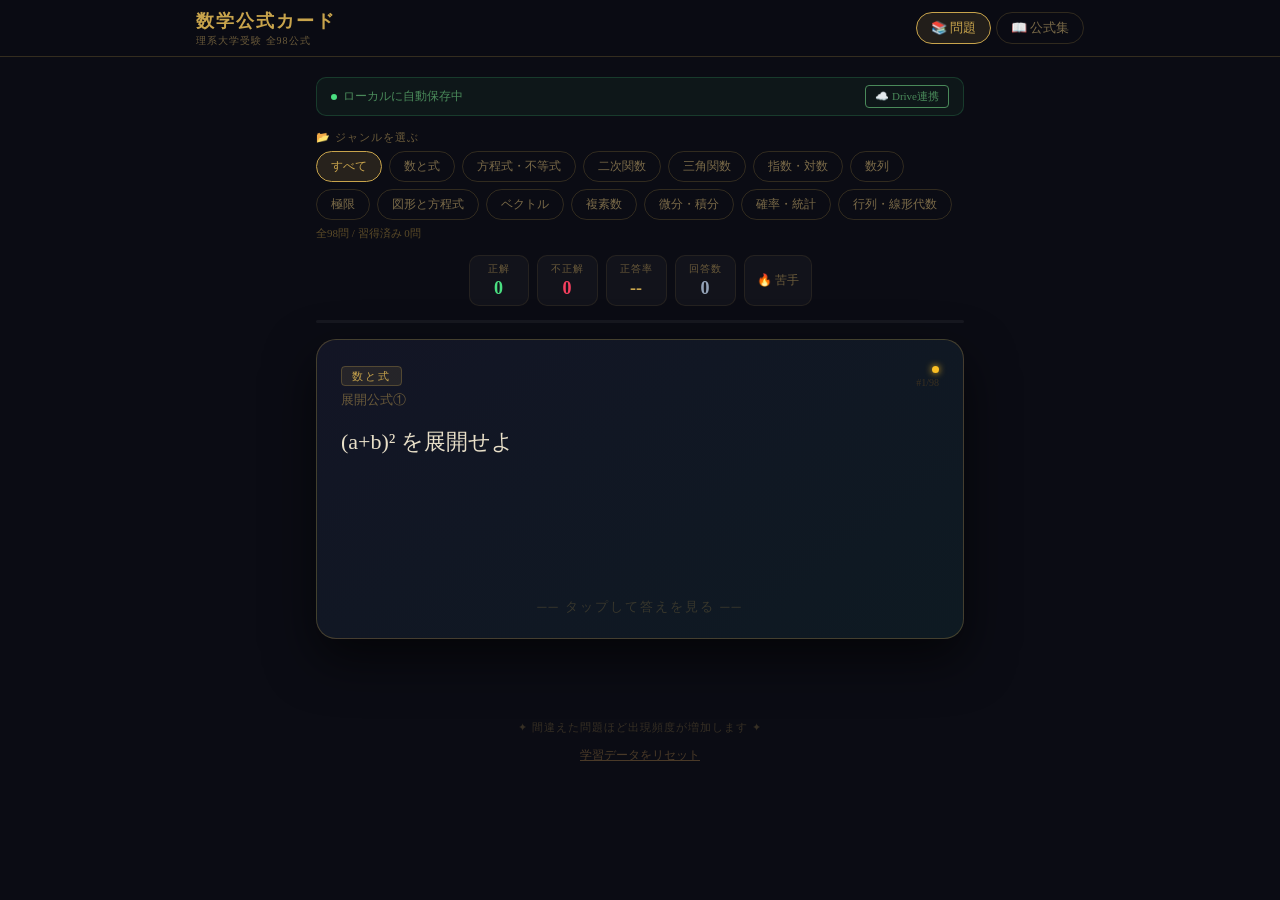
<file: 数学フラッシュカード.html>
<!DOCTYPE html>
<html lang="ja">
<head>
<meta charset="UTF-8">
<meta name="viewport" content="width=device-width, initial-scale=1.0, maximum-scale=1.0">
<title>数学公式カード｜理系大学受験</title>
<style>
*{box-sizing:border-box;margin:0;padding:0;-webkit-tap-highlight-color:transparent;}
body{min-height:100vh;background:#0b0c14;font-family:Georgia,'Yu Mincho',serif;color:#ddd4be;overscroll-behavior:none;}
header{position:sticky;top:0;z-index:200;border-bottom:1px solid rgba(200,164,76,0.22);background:rgba(11,12,20,0.97);backdrop-filter:blur(12px);}
.header-inner{max-width:920px;margin:0 auto;display:flex;align-items:center;justify-content:space-between;padding:0 16px;height:56px;}
.logo{font-size:18px;color:#c8a44c;letter-spacing:2px;font-weight:bold;}
.logo-sub{font-size:10px;color:#6a5a3a;letter-spacing:1px;display:block;margin-top:1px;}
.tab-btns{display:flex;gap:5px;}
.tab-btn{padding:6px 14px;border-radius:20px;cursor:pointer;font-size:13px;transition:all .2s;border:1px solid rgba(200,164,76,0.2);background:transparent;color:#7a6a48;font-family:Georgia,serif;}
.tab-btn.active{border-color:#c8a44c;background:rgba(200,164,76,0.12);color:#c8a44c;}
.page{display:none;max-width:680px;margin:0 auto;padding:20px 16px 100px;}
.page.active{display:block;}
.page.ref-page{max-width:940px;}

/* Save bar */
.save-bar{display:flex;align-items:center;justify-content:space-between;padding:7px 14px;border-radius:10px;margin-bottom:14px;font-size:12px;border:1px solid;}
.save-bar.local{background:rgba(74,222,128,0.05);border-color:rgba(74,222,128,0.18);color:#4a8a5a;}
.save-bar.drive{background:rgba(66,133,244,0.08);border-color:rgba(66,133,244,0.28);color:#6898f4;}
.save-bar.saving{background:rgba(200,164,76,0.06);border-color:rgba(200,164,76,0.2);color:#a88a3c;}
.save-bar.error{background:rgba(244,63,94,0.06);border-color:rgba(244,63,94,0.2);color:#c85060;}
.save-dot{width:6px;height:6px;border-radius:50%;margin-right:6px;display:inline-block;}
.save-bar.local .save-dot{background:#4ade80;}
.save-bar.drive .save-dot{background:#4285f4;}
.save-bar.saving .save-dot{background:#c8a44c;animation:pulse 1s infinite;}
.save-bar.error .save-dot{background:#f43f5e;}
@keyframes pulse{0%,100%{opacity:1}50%{opacity:.3}}
.drive-btn-small{font-size:11px;padding:3px 9px;border-radius:4px;cursor:pointer;border:1px solid currentColor;background:transparent;color:inherit;font-family:Georgia,serif;}

/* Category filter - STUDY MODE */
.study-cat-wrap{margin-bottom:14px;}
.study-cat-label{font-size:11px;color:#6a5a3a;margin-bottom:6px;letter-spacing:1px;}
.study-cat-filters{display:flex;gap:7px;flex-wrap:wrap;}
.study-cat-btn{padding:6px 14px;border-radius:20px;border:1px solid rgba(200,164,76,0.2);background:transparent;color:#7a6a48;cursor:pointer;font-size:12px;transition:all .2s;font-family:Georgia,serif;}
.study-cat-btn.active{border-color:#c8a44c;background:rgba(200,164,76,0.15);color:#c8a44c;}
.cat-progress{font-size:11px;color:#5a4a28;margin-top:6px;}

/* Stats */
.stats-row{display:flex;gap:8px;margin-bottom:14px;justify-content:center;flex-wrap:wrap;}
.stat-box{background:rgba(255,255,255,0.03);border:1px solid rgba(200,164,76,0.1);border-radius:10px;padding:6px 13px;text-align:center;min-width:60px;}
.stat-label{font-size:10px;color:#6a5a3a;letter-spacing:1px;margin-bottom:2px;}
.stat-val{font-size:18px;font-weight:bold;}
.weak-btn{background:rgba(255,255,255,0.03);border:1px solid rgba(200,164,76,0.1);border-radius:10px;padding:6px 12px;color:#6a5a3a;cursor:pointer;font-size:12px;font-family:Georgia,serif;}
.weak-btn.open{background:rgba(200,164,76,0.1);border-color:rgba(200,164,76,0.4);color:#c8a44c;}
.weak-panel{background:rgba(255,255,255,0.02);border:1px solid rgba(200,164,76,0.14);border-radius:14px;padding:14px;margin-bottom:14px;}
.weak-title{font-size:12px;color:#c8a44c;letter-spacing:1px;margin-bottom:10px;}
.weak-row{display:flex;justify-content:space-between;align-items:center;padding:5px 8px;border-radius:6px;margin-bottom:4px;background:rgba(255,255,255,0.02);}
.weak-name{font-size:13px;color:#c0b090;}
.weak-meta{display:flex;gap:6px;align-items:center;}
.weak-cat{font-size:11px;color:#6a5a3a;}
.dot{width:7px;height:7px;border-radius:50%;flex-shrink:0;}
.mini-btn{font-size:11px;color:#c8a44c;background:none;border:1px solid rgba(200,164,76,0.28);border-radius:4px;padding:2px 7px;cursor:pointer;font-family:Georgia,serif;}

/* Progress */
.prog-bar{height:3px;background:rgba(255,255,255,0.05);border-radius:2px;margin-bottom:16px;overflow:hidden;}
.prog-fill{height:100%;background:linear-gradient(90deg,#c8a44c,#4ade80);border-radius:2px;transition:width .4s;}

/* Card */
.card-wrap{perspective:1200px;cursor:pointer;margin-bottom:16px;user-select:none;}
.card-inner{position:relative;min-height:300px;transform-style:preserve-3d;transition:transform .55s cubic-bezier(.35,.15,.15,1);}
.card-inner.flipped{transform:rotateY(180deg);}
.card-face{position:absolute;top:0;left:0;right:0;min-height:300px;-webkit-backface-visibility:hidden;backface-visibility:hidden;border-radius:20px;padding:26px 24px 22px;display:flex;flex-direction:column;justify-content:space-between;box-shadow:0 20px 50px rgba(0,0,0,0.6);}
.card-front{background:linear-gradient(145deg,#131525,#0e1a22);border:1px solid rgba(200,164,76,0.28);}
.card-back{background:linear-gradient(145deg,#0f1f14,#0a141e);border:1px solid rgba(74,222,128,0.28);transform:rotateY(180deg);}
.card-top{display:flex;justify-content:space-between;align-items:flex-start;margin-bottom:14px;}
.card-cat-badge{font-size:11px;letter-spacing:2px;color:#c8a44c;background:rgba(200,164,76,0.1);border:1px solid rgba(200,164,76,0.28);border-radius:4px;padding:3px 10px;}
.card-name{font-size:13px;color:#6a5a3a;margin-top:7px;}
.card-meta{display:flex;flex-direction:column;align-items:flex-end;gap:4px;}
.card-id{font-size:10px;color:#3a3020;}
.card-question{font-size:22px;line-height:1.75;color:#e8dfc8;margin-top:10px;}
.card-hint{text-align:center;color:rgba(200,164,76,0.22);font-size:13px;margin-top:16px;letter-spacing:2px;}
.card-ans-label{font-size:11px;letter-spacing:2px;color:#4ade80;margin-bottom:10px;}
.card-answer{font-size:18px;line-height:1.9;color:#cceedd;background:rgba(74,222,128,0.04);border:1px solid rgba(74,222,128,0.12);border-radius:12px;padding:14px 17px;margin-bottom:12px;font-family:'Courier New',monospace;}
.card-detail{font-size:14px;color:#5a7a5a;line-height:1.65;}
.ref-link-btn{align-self:flex-start;background:rgba(200,164,76,0.07);border:1px solid rgba(200,164,76,0.22);border-radius:8px;padding:7px 13px;color:#c8a44c;cursor:pointer;font-size:12px;margin-top:10px;font-family:Georgia,serif;}

/* Answer buttons */
.ans-btns{display:flex;gap:12px;justify-content:center;opacity:0;pointer-events:none;transition:opacity .3s;}
.ans-btns.show{opacity:1;pointer-events:auto;}
.ans-btn{flex:1;max-width:220px;padding:15px 10px;border-radius:14px;font-size:16px;cursor:pointer;transition:background .2s;font-family:Georgia,serif;}
.btn-wrong{background:rgba(244,63,94,0.09);border:1px solid rgba(244,63,94,0.38);color:#f87090;}
.btn-wrong:active{background:rgba(244,63,94,0.2);}
.btn-ok{background:rgba(74,222,128,0.09);border:1px solid rgba(74,222,128,0.38);color:#5de89a;}
.btn-ok:active{background:rgba(74,222,128,0.2);}
.hint-text{text-align:center;font-size:11px;color:rgba(120,100,60,0.4);margin-top:12px;letter-spacing:1px;}

/* Reference */
.ref-search{width:100%;padding:13px 20px;font-size:16px;background:rgba(255,255,255,0.04);border:1px solid rgba(200,164,76,0.28);border-radius:14px;color:#ddd4be;outline:none;font-family:Georgia,serif;margin-bottom:12px;}
.cat-filters{display:flex;gap:8px;flex-wrap:wrap;margin-bottom:14px;}
.cat-btn{padding:6px 14px;border-radius:20px;border:1px solid rgba(200,164,76,0.18);background:transparent;color:#7a6a48;cursor:pointer;font-size:12px;transition:all .18s;font-family:Georgia,serif;}
.cat-btn.active{border-color:#c8a44c;background:rgba(200,164,76,0.14);color:#c8a44c;}
.ref-count{font-size:12px;color:#5a4a28;margin-bottom:14px;}
.cat-section{margin-bottom:32px;}
.cat-header{font-size:13px;letter-spacing:2px;color:#c8a44c;border-bottom:1px solid rgba(200,164,76,0.16);padding-bottom:8px;margin-bottom:12px;display:flex;gap:10px;align-items:center;}
.cat-count{font-size:11px;color:#5a4a28;}
.formula-grid{display:grid;grid-template-columns:repeat(auto-fill,minmax(265px,1fr));gap:11px;}
.formula-card{background:rgba(255,255,255,0.025);border:1px solid rgba(200,164,76,0.1);border-radius:13px;padding:14px 16px;transition:all .4s;}
.formula-card.highlight{background:rgba(200,164,76,0.1);border-color:rgba(200,164,76,0.52);box-shadow:0 0 20px rgba(200,164,76,0.12);}
.fc-top{display:flex;justify-content:space-between;align-items:flex-start;margin-bottom:7px;}
.fc-name{font-size:14px;color:#c0b090;font-weight:bold;}
.fc-right{display:flex;gap:5px;align-items:center;margin-left:8px;}
.fc-q{font-size:12px;color:#6a5a38;margin-bottom:8px;line-height:1.5;}
.fc-ans{font-size:14px;color:#a0d8a8;background:rgba(74,222,128,0.04);border:1px solid rgba(74,222,128,0.08);border-radius:8px;padding:9px 12px;line-height:1.75;font-family:'Courier New',monospace;}
.fc-detail{font-size:12px;color:#4a6a4a;margin-top:7px;line-height:1.55;}
.fab{position:fixed;bottom:26px;right:26px;width:54px;height:54px;border-radius:50%;background:linear-gradient(135deg,#c8a44c,#9a7c2c);border:none;color:#0b0c14;font-size:22px;cursor:pointer;box-shadow:0 8px 28px rgba(200,164,76,0.4);display:none;align-items:center;justify-content:center;z-index:300;}
.fab.show{display:flex;}
.reset-row{text-align:center;margin-top:10px;}
.reset-link{font-size:12px;color:#4a3a28;cursor:pointer;text-decoration:underline;background:none;border:none;font-family:Georgia,serif;}

/* Modal */
.modal-bg{position:fixed;inset:0;background:rgba(0,0,0,0.75);z-index:500;display:none;align-items:center;justify-content:center;padding:20px;}
.modal-bg.show{display:flex;}
.modal{background:#131525;border:1px solid rgba(200,164,76,0.3);border-radius:20px;padding:24px 22px;max-width:480px;width:100%;max-height:90vh;overflow-y:auto;}
.modal h2{font-size:18px;color:#c8a44c;margin-bottom:6px;}
.modal-sub{font-size:13px;color:#6a5a3a;margin-bottom:18px;line-height:1.6;}
.step-block{background:rgba(255,255,255,0.03);border:1px solid rgba(200,164,76,0.1);border-radius:10px;padding:14px 16px;margin-bottom:12px;}
.step-num{font-size:11px;color:#c8a44c;letter-spacing:1px;margin-bottom:6px;}
.step-text{font-size:14px;color:#c0b090;line-height:1.65;}
.step-link{color:#6898f4;text-decoration:none;word-break:break-all;}
.modal-input{width:100%;padding:10px 14px;font-size:13px;background:rgba(255,255,255,0.05);border:1px solid rgba(200,164,76,0.3);border-radius:8px;color:#ddd4be;outline:none;font-family:monospace;margin-top:10px;}
.modal-input::placeholder{color:#4a4030;}
.modal-actions{display:flex;gap:10px;margin-top:18px;}
.modal-btn{flex:1;padding:12px;border-radius:10px;cursor:pointer;font-size:14px;font-family:Georgia,serif;transition:background .2s;}
.modal-btn-cancel{background:rgba(255,255,255,0.04);border:1px solid rgba(255,255,255,0.1);color:#7a6a48;}
.modal-btn-ok{background:rgba(66,133,244,0.15);border:1px solid rgba(66,133,244,0.4);color:#6898f4;}
.modal-btn-ok:active{background:rgba(66,133,244,0.25);}
.warning-box{background:rgba(200,164,76,0.07);border:1px solid rgba(200,164,76,0.2);border-radius:8px;padding:10px 12px;margin-top:12px;font-size:12px;color:#9a8040;line-height:1.6;}
</style>
</head>
<body>

<header>
  <div class="header-inner">
    <div>
      <span class="logo">数学公式カード</span>
      <span class="logo-sub">理系大学受験 全98公式</span>
    </div>
    <div class="tab-btns">
      <button class="tab-btn active" onclick="switchMode('study')">📚 問題</button>
      <button class="tab-btn" onclick="switchMode('reference')">📖 公式集</button>
    </div>
  </div>
</header>

<!-- STUDY PAGE -->
<div class="page active" id="study-page">
  <div class="save-bar local" id="save-bar">
    <span><span class="save-dot"></span><span id="save-text">ローカルに自動保存中</span></span>
    <button class="drive-btn-small" id="drive-toggle-btn" onclick="openDriveModal()">☁️ Drive連携</button>
  </div>

  <!-- Category filter -->
  <div class="study-cat-wrap">
    <div class="study-cat-label">📂 ジャンルを選ぶ</div>
    <div class="study-cat-filters" id="study-cat-filters"></div>
    <div class="cat-progress" id="cat-progress"></div>
  </div>

  <div class="stats-row">
    <div class="stat-box"><div class="stat-label">正解</div><div class="stat-val" id="s-c" style="color:#4ade80">0</div></div>
    <div class="stat-box"><div class="stat-label">不正解</div><div class="stat-val" id="s-w" style="color:#f43f5e">0</div></div>
    <div class="stat-box"><div class="stat-label">正答率</div><div class="stat-val" id="s-acc" style="color:#c8a44c">--</div></div>
    <div class="stat-box"><div class="stat-label">回答数</div><div class="stat-val" id="s-t" style="color:#94a3b8">0</div></div>
    <button class="weak-btn" id="weak-toggle" onclick="toggleWeak()">🔥 苦手</button>
  </div>

  <div class="weak-panel" id="weak-panel" style="display:none">
    <div class="weak-title">苦手な公式 TOP 10</div>
    <div id="weak-list"></div>
  </div>

  <div class="prog-bar"><div class="prog-fill" id="prog-fill" style="width:0%"></div></div>

  <div class="card-wrap" onclick="flipCard()">
    <div class="card-inner" id="card-inner">
      <div class="card-face card-front">
        <div>
          <div class="card-top">
            <div>
              <span class="card-cat-badge" id="f-cat">　</span>
              <div class="card-name" id="f-name"></div>
            </div>
            <div class="card-meta">
              <div class="dot" id="f-dot"></div>
              <span class="card-id" id="f-id"></span>
            </div>
          </div>
          <div class="card-question" id="f-question"></div>
        </div>
        <div class="card-hint">── タップして答えを見る ──</div>
      </div>
      <div class="card-face card-back">
        <div>
          <div class="card-ans-label">▸ 解答</div>
          <div class="card-answer" id="b-answer"></div>
          <div class="card-detail" id="b-detail"></div>
        </div>
        <button class="ref-link-btn" onclick="event.stopPropagation();jumpToFormula(currentCardId)">📖 公式集で確認 →</button>
      </div>
    </div>
  </div>

  <div class="ans-btns" id="ans-btns">
    <button class="ans-btn btn-wrong" onclick="answer(false)">✗ わからなかった</button>
    <button class="ans-btn btn-ok" onclick="answer(true)">○ わかった！</button>
  </div>
  <div class="hint-text">✦ 間違えた問題ほど出現頻度が増加します ✦</div>
  <div class="reset-row"><button class="reset-link" onclick="confirmReset()">学習データをリセット</button></div>
</div>

<!-- REFERENCE PAGE -->
<div class="page ref-page" id="reference-page">
  <input class="ref-search" type="text" id="ref-search" placeholder="🔍  公式名・キーワード・分野で検索..." oninput="filterRef()">
  <div class="cat-filters" id="cat-filters"></div>
  <div class="ref-count" id="ref-count"></div>
  <div id="ref-content"></div>
</div>

<button class="fab" id="fab" onclick="switchMode('study')">📚</button>

<!-- DRIVE MODAL -->
<div class="modal-bg" id="drive-modal">
  <div class="modal">
    <h2>☁️ Google Drive 連携</h2>
    <div class="modal-sub">設定すると学習データが自動でGoogleドライブに保存されます。スマホを買い替えても引き継げます。</div>
    <div id="modal-setup">
      <div class="step-block">
        <div class="step-num">STEP 1</div>
        <div class="step-text"><a class="step-link" href="https://console.cloud.google.com/" target="_blank">Google Cloud Console</a> で新しいプロジェクトを作成（無料）。</div>
      </div>
      <div class="step-block">
        <div class="step-num">STEP 2</div>
        <div class="step-text">「APIとサービス」→「ライブラリ」→「Google Drive API」を有効化。</div>
      </div>
      <div class="step-block">
        <div class="step-num">STEP 3</div>
        <div class="step-text">「認証情報」→「OAuthクライアントID」→ウェブアプリ→承認済みJS生成元に <code style="color:#c8a44c">https://あなたのユーザー名.github.io</code> を追加。</div>
      </div>
      <div class="step-block">
        <div class="step-num">STEP 4</div>
        <div class="step-text">作成された「クライアントID」を下に貼り付ける。</div>
        <input class="modal-input" type="text" id="client-id-input" placeholder="例: 123456789-xxxxx.apps.googleusercontent.com">
      </div>
      <div class="warning-box">⚠️ クライアントIDはこのファイル内にのみ保存されます。</div>
    </div>
    <div id="modal-connected" style="display:none">
      <div class="step-block" style="border-color:rgba(66,133,244,0.3)">
        <div class="step-num" style="color:#6898f4">接続済み</div>
        <div class="step-text" id="connected-email" style="color:#6898f4">Googleアカウントに接続されています。</div>
      </div>
      <div style="margin-top:12px;display:flex;gap:10px;">
        <button class="modal-btn modal-btn-ok" onclick="forceDriveSync()" style="font-size:13px">🔄 今すぐ同期</button>
        <button class="modal-btn modal-btn-cancel" onclick="disconnectDrive()" style="font-size:13px;flex:0.6">連携解除</button>
      </div>
    </div>
    <div class="modal-actions" id="modal-actions">
      <button class="modal-btn modal-btn-cancel" onclick="closeDriveModal()">キャンセル</button>
      <button class="modal-btn modal-btn-ok" onclick="connectDrive()">🔗 連携する</button>
    </div>
  </div>
</div>

<script src="https://apis.google.com/js/api.js" async onload="gapiLoaded()"></script>
<script src="https://accounts.google.com/gsi/client" async onload="gisLoaded()"></script>

<script>
const FORMULAS = [
  {id:1,category:"数と式",name:"展開公式①",question:"(a+b)² を展開せよ",answer:"(a+b)² = a² + 2ab + b²",detail:"基本展開公式。符号に注意。"},
  {id:2,category:"数と式",name:"展開公式②",question:"(a-b)² を展開せよ",answer:"(a-b)² = a² - 2ab + b²",detail:"中間項がマイナス。"},
  {id:3,category:"数と式",name:"展開公式③",question:"(a+b)(a-b) を展開せよ",answer:"(a+b)(a-b) = a² - b²",detail:"和と差の積＝差の平方。"},
  {id:4,category:"数と式",name:"展開公式④",question:"(a+b)³ を展開せよ",answer:"(a+b)³ = a³ + 3a²b + 3ab² + b³",detail:"係数は 1, 3, 3, 1。"},
  {id:5,category:"数と式",name:"展開公式⑤",question:"(a-b)³ を展開せよ",answer:"(a-b)³ = a³ - 3a²b + 3ab² - b³",detail:"奇数乗の項がマイナス。"},
  {id:6,category:"数と式",name:"因数分解①",question:"a³+b³ を因数分解せよ",answer:"a³+b³ = (a+b)(a²-ab+b²)",detail:"立方和の因数分解。"},
  {id:7,category:"数と式",name:"因数分解②",question:"a³-b³ を因数分解せよ",answer:"a³-b³ = (a-b)(a²+ab+b²)",detail:"立方差の因数分解。"},
  {id:8,category:"数と式",name:"二項定理",question:"二項定理の一般項を述べよ",answer:"(a+b)ⁿ の第k+1項 = nCk・aⁿ⁻ᵏ・bᵏ",detail:"全体：Σ[k=0→n] nCk aⁿ⁻ᵏ bᵏ"},
  {id:9,category:"方程式・不等式",name:"解の公式",question:"2次方程式 ax²+bx+c=0 の解の公式",answer:"x = (-b ± √(b²-4ac)) / 2a",detail:"D=b²-4ac。D>0:2実解、D=0:重解、D<0:虚数解。"},
  {id:10,category:"方程式・不等式",name:"解と係数の関係",question:"ax²+bx+c=0 の2解α,βの和と積",answer:"α+β = -b/a ,  αβ = c/a",detail:"ヴィエタの公式。対称式の計算に使う。"},
  {id:11,category:"方程式・不等式",name:"絶対値不等式①",question:"|x| < a  (a>0) の解",answer:"-a < x < a",detail:"絶対値が小さい＝間にはさまれる。"},
  {id:12,category:"方程式・不等式",name:"絶対値不等式②",question:"|x| > a  (a>0) の解",answer:"x < -a  または  x > a",detail:"絶対値が大きい＝両側に離れる。"},
  {id:13,category:"二次関数",name:"平方完成",question:"ax²+bx+c を平方完成せよ",answer:"a(x + b/2a)² - (b²-4ac)/4a",detail:"頂点の x 座標は -b/2a。"},
  {id:14,category:"二次関数",name:"放物線の頂点",question:"y=ax²+bx+c の頂点座標",answer:"頂点 = ( -b/2a ,  -(b²-4ac)/4a )",detail:"x 座標＝軸の方程式。"},
  {id:15,category:"三角関数",name:"ピタゴラス恒等式",question:"sin²θ + cos²θ = ?",answer:"sin²θ + cos²θ = 1",detail:"三角関数の最重要恒等式。"},
  {id:16,category:"三角関数",name:"tanの恒等式",question:"1 + tan²θ = ?",answer:"1 + tan²θ = 1/cos²θ",detail:"sin²+cos²=1 を cos² で割ると得られる。"},
  {id:17,category:"三角関数",name:"加法定理①",question:"sin(α+β) = ?",answer:"sin(α+β) = sinα cosβ + cosα sinβ",detail:"加法定理の基本。符号は +。"},
  {id:18,category:"三角関数",name:"加法定理②",question:"cos(α+β) = ?",answer:"cos(α+β) = cosα cosβ - sinα sinβ",detail:"cos は引き算（符号注意）。"},
  {id:19,category:"三角関数",name:"加法定理③",question:"tan(α+β) = ?",answer:"tan(α+β) = (tanα + tanβ) / (1 - tanα・tanβ)",detail:"分母の符号はマイナス。"},
  {id:20,category:"三角関数",name:"2倍角①",question:"sin2θ = ?",answer:"sin2θ = 2 sinθ cosθ",detail:"加法定理で α=β=θ として導出。"},
  {id:21,category:"三角関数",name:"2倍角②",question:"cos2θ の3つの形",answer:"cos²θ-sin²θ = 2cos²θ-1 = 1-2sin²θ",detail:"半角公式の導出に使う。"},
  {id:22,category:"三角関数",name:"半角公式",question:"sin²(θ/2) と cos²(θ/2)",answer:"sin²(θ/2)=(1-cosθ)/2 ,  cos²(θ/2)=(1+cosθ)/2",detail:"cos2α の変形から。積分で頻出。"},
  {id:23,category:"三角関数",name:"積和公式",question:"sinα cosβ を和に変換せよ",answer:"[sin(α+β) + sin(α-β)] / 2",detail:"加法定理の和から導出。"},
  {id:24,category:"三角関数",name:"三角関数の合成",question:"a sinθ + b cosθ を合成せよ",answer:"√(a²+b²)・sin(θ+φ),  tanφ = b/a",detail:"最大値は √(a²+b²)。"},
  {id:25,category:"三角関数",name:"正弦定理",question:"正弦定理を述べよ",answer:"a/sinA = b/sinB = c/sinC = 2R",detail:"R は外接円の半径。"},
  {id:26,category:"三角関数",name:"余弦定理",question:"余弦定理を述べよ",answer:"a² = b² + c² - 2bc cosA",detail:"ピタゴラスの定理の一般化。"},
  {id:27,category:"三角関数",name:"三角形の面積",question:"△ABCの面積Sを2辺と夾角で表せ",answer:"S = (1/2) bc sinA",detail:"底辺×高さ÷2 の一般形。"},
  {id:28,category:"指数・対数",name:"指数法則①",question:"aᵐ・aⁿ = ?",answer:"aᵐ・aⁿ = aᵐ⁺ⁿ",detail:"底が同じ積は指数を加える。"},
  {id:29,category:"指数・対数",name:"指数法則②",question:"(aᵐ)ⁿ = ?",answer:"(aᵐ)ⁿ = aᵐⁿ",detail:"指数の指数は掛け算。"},
  {id:30,category:"指数・対数",name:"指数法則③",question:"(ab)ⁿ = ?",answer:"(ab)ⁿ = aⁿbⁿ",detail:"積の指数は分配できる。"},
  {id:31,category:"指数・対数",name:"対数の定義",question:"log_a M = p の意味",answer:"aᵖ = M  (a>0, a≠1, M>0)",detail:"対数と指数は逆演算。"},
  {id:32,category:"指数・対数",name:"対数の性質①",question:"log_a MN = ?",answer:"log_a MN = log_a M + log_a N",detail:"積の対数＝対数の和。"},
  {id:33,category:"指数・対数",name:"対数の性質②",question:"log_a (M/N) = ?",answer:"log_a (M/N) = log_a M - log_a N",detail:"商の対数＝対数の差。"},
  {id:34,category:"指数・対数",name:"対数の性質③",question:"log_a Mⁿ = ?",answer:"log_a Mⁿ = n log_a M",detail:"指数を前に出せる。"},
  {id:35,category:"指数・対数",name:"底の変換公式",question:"底の変換公式を述べよ",answer:"log_a b = log_c b / log_c a",detail:"c=10 や c=e でよく使う。"},
  {id:36,category:"数列",name:"等差数列の一般項",question:"初項a, 公差d の等差数列の一般項",answer:"aₙ = a + (n-1)d",detail:"n 番目の項の公式。"},
  {id:37,category:"数列",name:"等差数列の和",question:"初項a, 末項l, 項数n の等差数列の和",answer:"Sₙ = n(a+l)/2 = n{2a+(n-1)d}/2",detail:"初項と末項の平均×項数。"},
  {id:38,category:"数列",name:"等比数列の一般項",question:"初項a, 公比r の等比数列の一般項",answer:"aₙ = a・rⁿ⁻¹",detail:"n-1 乗に注意。"},
  {id:39,category:"数列",name:"等比数列の和①",question:"r≠1 のとき等比数列の和 Sₙ",answer:"Sₙ = a(1-rⁿ)/(1-r)",detail:"分子の符号に注意。"},
  {id:40,category:"数列",name:"等比数列の和②",question:"r=1 のとき等比数列の和 Sₙ",answer:"Sₙ = na",detail:"全項が等しいので n 倍。"},
  {id:41,category:"数列",name:"Σ公式①",question:"Σ[k=1→n] k = ?",answer:"n(n+1)/2",detail:"1 から n の和。ガウスの公式。"},
  {id:42,category:"数列",name:"Σ公式②",question:"Σ[k=1→n] k² = ?",answer:"n(n+1)(2n+1)/6",detail:"平方数の和。"},
  {id:43,category:"数列",name:"Σ公式③",question:"Σ[k=1→n] k³ = ?",answer:"{n(n+1)/2}²",detail:"立方和＝（Σk）の二乗。"},
  {id:44,category:"数列",name:"漸化式（等差型）",question:"aₙ₊₁ = aₙ + d の一般解",answer:"aₙ = a₁ + (n-1)d",detail:"等差数列の漸化式。"},
  {id:45,category:"数列",name:"漸化式（等比型）",question:"aₙ₊₁ = r・aₙ の一般解",answer:"aₙ = a₁・rⁿ⁻¹",detail:"等比数列の漸化式。"},
  {id:46,category:"数列",name:"漸化式（線形型）",question:"aₙ₊₁ = p・aₙ + q (p≠1) の解法",answer:"α=q/(1-p) として bₙ=aₙ-α → bₙ₊₁=p・bₙ",detail:"等比数列に変換して解く。"},
  {id:47,category:"極限",name:"重要極限①",question:"lim[x→0] (sinx)/x = ?",answer:"lim[x→0] (sinx)/x = 1",detail:"三角関数の微分の基礎。"},
  {id:48,category:"極限",name:"重要極限②",question:"lim[x→∞] (1+1/x)ˣ = ?",answer:"lim[x→∞] (1+1/x)ˣ = e ≈ 2.71828…",detail:"自然対数の底 e の定義。"},
  {id:49,category:"極限",name:"等比数列の極限",question:"|r|<1 のとき lim[n→∞] rⁿ = ?",answer:"lim[n→∞] rⁿ = 0",detail:"|r|>1:発散、r=1:1、r=-1:振動。"},
  {id:50,category:"極限",name:"無限等比級数",question:"|r|<1 のとき Σ[n=0→∞] arⁿ = ?",answer:"a/(1-r)",detail:"|r|≥1 では発散。"},
  {id:51,category:"図形と方程式",name:"2点間の距離",question:"2点(x₁,y₁),(x₂,y₂) 間の距離",answer:"d = √{(x₂-x₁)²+(y₂-y₁)²}",detail:"ピタゴラスの定理の応用。"},
  {id:52,category:"図形と方程式",name:"内分点の公式",question:"2点A,Bを m:n に内分する点の座標",answer:"P = ( (mx₂+nx₁)/(m+n) ,  (my₂+ny₁)/(m+n) )",detail:"外分は n を -n に置き換え。"},
  {id:53,category:"図形と方程式",name:"円の方程式",question:"中心(a,b), 半径r の円の方程式",answer:"(x-a)² + (y-b)² = r²",detail:"中心・半径形式。"},
  {id:54,category:"図形と方程式",name:"点と直線の距離",question:"点(x₀,y₀) から直線 ax+by+c=0 への距離",answer:"d = |ax₀+by₀+c| / √(a²+b²)",detail:"分母は係数の二乗和の平方根。"},
  {id:55,category:"図形と方程式",name:"直線の方程式",question:"点(x₁,y₁), 傾き m の直線",answer:"y - y₁ = m(x - x₁)",detail:"点傾き形式。"},
  {id:56,category:"図形と方程式",name:"楕円の方程式",question:"楕円の標準形を述べよ",answer:"x²/a² + y²/b² = 1  (a>0, b>0)",detail:"a=b のとき円になる。"},
  {id:57,category:"図形と方程式",name:"双曲線の方程式",question:"双曲線の標準形と漸近線",answer:"x²/a² - y²/b² = 1,  漸近線 y = ±(b/a)x",detail:"双曲線は2つの枝を持つ。"},
  {id:58,category:"ベクトル",name:"内積の定義",question:"ベクトル a, b の内積",answer:"a・b = |a||b| cosθ",detail:"θ は2ベクトルのなす角。"},
  {id:59,category:"ベクトル",name:"内積の成分表示",question:"a=(a₁,a₂), b=(b₁,b₂) の内積",answer:"a・b = a₁b₁ + a₂b₂",detail:"対応する成分の積の和。"},
  {id:60,category:"ベクトル",name:"ベクトルの大きさ",question:"|a|² を成分で表せ",answer:"|a|² = a₁²+a₂²   (3次元: +a₃²)",detail:"内積 a・a と等しい。"},
  {id:61,category:"ベクトル",name:"外積の大きさ",question:"|a × b| を述べよ",answer:"|a × b| = |a||b| sinθ",detail:"平行四辺形の面積に等しい。"},
  {id:62,category:"ベクトル",name:"位置ベクトルと内分",question:"A,Bを m:n に内分するPの位置ベクトル",answer:"OP = (n・OA + m・OB) / (m+n)",detail:"m と n の係数の位置に注意。"},
  {id:63,category:"複素数",name:"複素数の絶対値",question:"z = a+bi の絶対値 |z|",answer:"|z| = √(a²+b²)",detail:"複素平面上の原点からの距離。"},
  {id:64,category:"複素数",name:"複素数の積（極形式）",question:"r₁(cosθ₁+i sinθ₁)・r₂(cosθ₂+i sinθ₂) = ?",answer:"r₁r₂{ cos(θ₁+θ₂) + i sin(θ₁+θ₂) }",detail:"絶対値は積、偏角は和。"},
  {id:65,category:"複素数",name:"ド・モアブルの定理",question:"ド・モアブルの定理を述べよ",answer:"(cosθ + i sinθ)ⁿ = cos(nθ) + i sin(nθ)",detail:"n 乗すると偏角が n 倍。"},
  {id:66,category:"微分・積分",name:"微分の定義",question:"f'(x) の定義",answer:"f'(x) = lim[h→0] { f(x+h)-f(x) } / h",detail:"差商の極限。接線の傾き。"},
  {id:67,category:"微分・積分",name:"xⁿ の微分",question:"d/dx [xⁿ] = ?",answer:"d/dx [xⁿ] = nxⁿ⁻¹",detail:"多項式微分の基本。"},
  {id:68,category:"微分・積分",name:"積の微分",question:"{f(x)g(x)}' = ?",answer:"f'(x)g(x) + f(x)g'(x)",detail:"ライプニッツ則。"},
  {id:69,category:"微分・積分",name:"商の微分",question:"{f(x)/g(x)}' = ?",answer:"{ f'(x)g(x) - f(x)g'(x) } / g(x)²",detail:"分母の g² に注意。"},
  {id:70,category:"微分・積分",name:"合成関数の微分",question:"{f(g(x))}' = ?",answer:"f'(g(x))・g'(x)",detail:"チェーンルール。外から内の順。"},
  {id:71,category:"微分・積分",name:"sinx の微分",question:"(sinx)' = ?",answer:"(sinx)' = cosx",detail:"sin と cos は互いに微分し合う。"},
  {id:72,category:"微分・積分",name:"cosx の微分",question:"(cosx)' = ?",answer:"(cosx)' = -sinx",detail:"マイナスの符号に注意。"},
  {id:73,category:"微分・積分",name:"tanx の微分",question:"(tanx)' = ?",answer:"(tanx)' = 1/cos²x",detail:"sin/cos を商の微分で導出できる。"},
  {id:74,category:"微分・積分",name:"eˣ の微分",question:"(eˣ)' = ?",answer:"(eˣ)' = eˣ",detail:"eˣ は微分しても変わらない。"},
  {id:75,category:"微分・積分",name:"aˣ の微分",question:"(aˣ)' = ?",answer:"(aˣ)' = aˣ ln a",detail:"a=e のとき eˣ に帰着。"},
  {id:76,category:"微分・積分",name:"ln x の微分",question:"(ln x)' = ?",answer:"(ln x)' = 1/x",detail:"∫(1/x)dx = ln|x|+C と対応。"},
  {id:77,category:"微分・積分",name:"不定積分①",question:"∫xⁿ dx = ?  (n≠-1)",answer:"xⁿ⁺¹/(n+1) + C",detail:"指数に1を足して、それで割る。"},
  {id:78,category:"微分・積分",name:"不定積分②",question:"∫eˣ dx = ?",answer:"eˣ + C",detail:"eˣ は積分しても変わらない。"},
  {id:79,category:"微分・積分",name:"不定積分③",question:"∫sinx dx = ?",answer:"-cosx + C",detail:"マイナスの符号に注意。"},
  {id:80,category:"微分・積分",name:"不定積分④",question:"∫cosx dx = ?",answer:"sinx + C",detail:"微分の逆。"},
  {id:81,category:"微分・積分",name:"不定積分⑤",question:"∫(1/x) dx = ?",answer:"ln|x| + C",detail:"絶対値に注意。"},
  {id:82,category:"微分・積分",name:"定積分と面積",question:"y=f(x) と x 軸の間の面積 S",answer:"S = ∫[a→b] |f(x)| dx",detail:"絶対値を忘れずに。"},
  {id:83,category:"微分・積分",name:"2曲線間の面積",question:"y=f(x) と y=g(x) の間の面積 S",answer:"S = ∫[a→b] |f(x)-g(x)| dx",detail:"上の曲線 - 下の曲線 を積分。"},
  {id:84,category:"微分・積分",name:"部分積分",question:"∫f(x)g'(x) dx = ?",answer:"f(x)g(x) - ∫f'(x)g(x) dx",detail:"∫xeˣ, ∫x sinx などに使う。"},
  {id:85,category:"微分・積分",name:"置換積分",question:"x=φ(t) のとき ∫f(x)dx を置換せよ",answer:"∫f(φ(t))φ'(t)dt   (dx = φ'(t)dt)",detail:"積分範囲も変換すること。"},
  {id:86,category:"微分・積分",name:"1/3公式",question:"放物線と直線で囲む面積の 1/3 公式",answer:"S = (1/6)|a|(β-α)³",detail:"α,β は交点のx座標、a は x² の係数。"},
  {id:87,category:"確率・統計",name:"順列",question:"n 個から r 個取る順列の数",answer:"nPr = n! / (n-r)!",detail:"順番を考慮した選び方。"},
  {id:88,category:"確率・統計",name:"組合せ",question:"n 個から r 個取る組合せの数",answer:"nCr = n! / { r!(n-r)! }",detail:"順番を考慮しない選び方。"},
  {id:89,category:"確率・統計",name:"確率の加法定理",question:"P(A∪B) = ?",answer:"P(A∪B) = P(A) + P(B) - P(A∩B)",detail:"排反なら P(A∪B) = P(A)+P(B)。"},
  {id:90,category:"確率・統計",name:"条件付き確率",question:"P(B|A) = ?",answer:"P(B|A) = P(A∩B) / P(A)",detail:"A のもとで B が起きる確率。"},
  {id:91,category:"確率・統計",name:"乗法定理",question:"P(A∩B) = ?",answer:"P(A∩B) = P(A)・P(B|A)",detail:"独立なら P(A∩B)=P(A)P(B)。"},
  {id:92,category:"確率・統計",name:"ベイズの定理",question:"ベイズの定理を述べよ",answer:"P(A|B) = P(B|A)P(A) / P(B)",detail:"事後確率の更新。"},
  {id:93,category:"確率・統計",name:"期待値",question:"確率変数 X の期待値 E[X]",answer:"E[X] = Σ xᵢP(X=xᵢ)",detail:"各値と確率の積の総和。"},
  {id:94,category:"確率・統計",name:"分散",question:"分散 V(X) を述べよ",answer:"V(X) = E[X²] - {E[X]}²",detail:"標準偏差 σ = √V(X)。"},
  {id:95,category:"確率・統計",name:"二項分布",question:"B(n,p) の期待値と分散",answer:"E[X] = np ,  V(X) = np(1-p)",detail:"n 回試行、1回成功確率 p。"},
  {id:96,category:"行列・線形代数",name:"2×2行列の行列式",question:"A=[[a,b],[c,d]] の行列式",answer:"det A = ad - bc",detail:"逆行列の分母。det=0 なら逆行列なし。"},
  {id:97,category:"行列・線形代数",name:"2×2行列の逆行列",question:"A=[[a,b],[c,d]] の逆行列",answer:"A⁻¹ = (1/(ad-bc))・[[d,-b],[-c,a]]",detail:"ad-bc ≠ 0 のとき存在。"},
  {id:98,category:"行列・線形代数",name:"ケーリー・ハミルトン",question:"2次正方行列 A のケーリー・ハミルトンの定理",answer:"A² - (trA)・A + (detA)・E = O",detail:"特性方程式にA代入。trA=a+d, detA=ad-bc。"},
];

const CATEGORIES = [...new Set(FORMULAS.map(f=>f.category))];
const LS_KEY = 'mathcard_save_v2';
let weights = FORMULAS.map(()=>1);
let currentIdx = 0;
let currentCardId = FORMULAS[0].id;
let isFlipped = false;
let stats = {c:0,w:0,t:0};
let weakOpen = false;
let studyCat = 'すべて';
let refCat = 'すべて';
let refSearch = '';

// Drive
let gapiReady=false, gisReady=false, tokenClient=null, accessToken=null;
let driveFileId=null, driveEmail=null;
let clientId = localStorage.getItem('mathcard_client_id')||'';
let savedEmail = localStorage.getItem('mathcard_email')||'';
let driveSaveTimer=null;
const DRIVE_FILE_NAME='math-flashcards-data.json';
const DRIVE_SCOPE='https://www.googleapis.com/auth/drive.appdata';

// ── LOCAL STORAGE ──
function saveLocal(){try{localStorage.setItem(LS_KEY,JSON.stringify({weights,stats,currentIdx}));}catch(e){}}
function loadLocal(){try{const d=JSON.parse(localStorage.getItem(LS_KEY));if(!d)return;if(d.weights&&d.weights.length===FORMULAS.length)weights=d.weights;if(d.stats)stats=d.stats;if(typeof d.currentIdx==='number')currentIdx=d.currentIdx;}catch(e){}}

// ── SAVE BAR ──
function setSaveBar(type,text){document.getElementById('save-bar').className='save-bar '+type;document.getElementById('save-text').textContent=text;}
function autoSave(){
  saveLocal();
  if(accessToken){
    setSaveBar('saving','Driveに保存中…');
    clearTimeout(driveSaveTimer);
    driveSaveTimer=setTimeout(()=>driveSave().then(()=>setSaveBar('drive','☁️ Driveに自動保存済み')).catch(()=>setSaveBar('error','Drive保存に失敗')),1500);
  }
}

// ── GOOGLE AUTH (改善版: emailヒントで自動選択) ──
function gapiLoaded(){gapi.load('client',async()=>{await gapi.client.init({discoveryDocs:['https://www.googleapis.com/discovery/v1/apis/drive/v3/rest']});gapiReady=true;if(clientId&&gisReady)tryAutoConnect();});}
function gisLoaded(){gisReady=true;if(clientId&&gapiReady)tryAutoConnect();}

function tryAutoConnect(){
  if(!clientId) return;
  initTokenClient(clientId);
  // emailヒントを使って自動選択を促す（アカウント選択画面を出にくくする）
  tokenClient.requestAccessToken({
    prompt: '',
    hint: savedEmail
  });
}

function initTokenClient(cid){
  tokenClient=google.accounts.oauth2.initTokenClient({
    client_id:cid,
    scope:DRIVE_SCOPE,
    callback:async(resp)=>{
      if(resp.error){
        // サイレント失敗時は何もしない（ユーザー操作なしでエラーを出さない）
        if(resp.error !== 'interaction_required' && resp.error !== 'access_denied'){
          setSaveBar('error','Drive認証に失敗');
        }
        return;
      }
      accessToken=resp.access_token;
      gapi.client.setToken({access_token:accessToken});
      driveEmail=await getEmail();
      if(driveEmail){
        localStorage.setItem('mathcard_email', driveEmail);
        savedEmail = driveEmail;
      }
      document.getElementById('connected-email').textContent=driveEmail?driveEmail+'で接続中':'接続済み';
      document.getElementById('modal-setup').style.display='none';
      document.getElementById('modal-connected').style.display='block';
      document.getElementById('modal-actions').style.display='none';
      updateDriveBtn();
      await driveLoad();
      setSaveBar('drive','☁️ Driveに自動保存済み');
    }
  });
}

async function getEmail(){try{const r=await gapi.client.request({path:'https://www.googleapis.com/oauth2/v3/userinfo'});return r.result.email;}catch(e){return null;}}
async function findDriveFile(){const r=await gapi.client.drive.files.list({spaces:'appDataFolder',q:`name='${DRIVE_FILE_NAME}'`,fields:'files(id)',pageSize:1});return r.result.files[0]?.id||null;}
async function driveLoad(){try{driveFileId=await findDriveFile();if(!driveFileId)return;const r=await gapi.client.drive.files.get({fileId:driveFileId,alt:'media'});const d=typeof r.result==='string'?JSON.parse(r.result):r.result;if(d.weights&&d.weights.length===FORMULAS.length)weights=d.weights;if(d.stats)stats=d.stats;if(typeof d.currentIdx==='number')currentIdx=d.currentIdx;currentCardId=FORMULAS[currentIdx]?.id||FORMULAS[0].id;renderCard();updateStats();if(weakOpen)renderWeakList();}catch(e){}}
async function driveSave(){const body=JSON.stringify({weights,stats,currentIdx,updated:new Date().toISOString()});if(!driveFileId){const r=await gapi.client.request({path:'/upload/drive/v3/files',method:'POST',params:{uploadType:'multipart',fields:'id'},headers:{'Content-Type':'multipart/related; boundary=foo'},body:'--foo\r\nContent-Type: application/json\r\n\r\n'+JSON.stringify({name:DRIVE_FILE_NAME,parents:['appDataFolder']})+'\r\n--foo\r\nContent-Type: application/json\r\n\r\n'+body+'\r\n--foo--'});driveFileId=r.result.id;}else{await gapi.client.request({path:'/upload/drive/v3/files/'+driveFileId,method:'PATCH',params:{uploadType:'media'},headers:{'Content-Type':'application/json'},body});}}
function updateDriveBtn(){const btn=document.getElementById('drive-toggle-btn');if(accessToken){btn.textContent='☁️ Drive接続中';btn.style.color='#6898f4';btn.style.borderColor='rgba(66,133,244,0.4)';}else{btn.textContent='☁️ Drive連携';btn.style.color='';btn.style.borderColor='';}}
function openDriveModal(){if(accessToken){document.getElementById('modal-setup').style.display='none';document.getElementById('modal-connected').style.display='block';document.getElementById('modal-actions').style.display='none';}else{document.getElementById('modal-setup').style.display='block';document.getElementById('modal-connected').style.display='none';document.getElementById('modal-actions').style.display='flex';document.getElementById('client-id-input').value=clientId;}document.getElementById('drive-modal').classList.add('show');}
function closeDriveModal(){document.getElementById('drive-modal').classList.remove('show');}
function connectDrive(){const cid=document.getElementById('client-id-input').value.trim();if(!cid){alert('クライアントIDを入力してください');return;}clientId=cid;localStorage.setItem('mathcard_client_id',cid);if(!gapiReady||!gisReady){alert('Google APIの読み込みが完了していません。リロードしてお試しください。');return;}initTokenClient(cid);tokenClient.requestAccessToken({prompt:'consent'});closeDriveModal();}
function disconnectDrive(){if(accessToken)google.accounts.oauth2.revoke(accessToken);accessToken=null;driveFileId=null;driveEmail=null;localStorage.removeItem('mathcard_client_id');localStorage.removeItem('mathcard_email');clientId='';savedEmail='';setSaveBar('local','ローカルに自動保存中');updateDriveBtn();closeDriveModal();}
function forceDriveSync(){if(!accessToken){alert('まずDriveに接続してください');return;}setSaveBar('saving','同期中…');driveSave().then(()=>{setSaveBar('drive','☁️ 同期完了');closeDriveModal();}).catch(()=>setSaveBar('error','同期に失敗'));}

// ── CARD LOGIC ──
function dc(w){return w<=0.8?"#4ade80":w<=2?"#fbbf24":w<=5?"#f97316":"#f43f5e";}

function getFilteredFormulas(){
  return studyCat==='すべて' ? FORMULAS : FORMULAS.filter(f=>f.category===studyCat);
}

function pickNext(wts,lastId){
  const pool = getFilteredFormulas();
  const eligible = pool.map(f=>({i:FORMULAS.findIndex(x=>x.id===f.id), f, w:f.id===lastId?0:wts[FORMULAS.findIndex(x=>x.id===f.id)]}));
  const total = eligible.reduce((s,e)=>s+e.w,0);
  if(!total) return eligible[0]?.i||0;
  let r=Math.random()*total;
  for(const e of eligible){r-=e.w;if(r<=0)return e.i;}
  return eligible[0].i;
}

function renderCard(){
  const f=FORMULAS[currentIdx];currentCardId=f.id;
  document.getElementById('f-cat').textContent=f.category;
  document.getElementById('f-name').textContent=f.name;
  document.getElementById('f-question').textContent=f.question;
  document.getElementById('f-id').textContent='#'+f.id+'/'+FORMULAS.length;
  const dot=document.getElementById('f-dot');dot.style.background=dc(weights[currentIdx]);dot.style.boxShadow='0 0 7px '+dc(weights[currentIdx]);
  document.getElementById('b-answer').textContent=f.answer;
  document.getElementById('b-detail').textContent='💡 '+f.detail;
  document.getElementById('card-inner').classList.remove('flipped');
  isFlipped=false;document.getElementById('ans-btns').classList.remove('show');
  updateCatProgress();
}

function flipCard(){isFlipped=!isFlipped;document.getElementById('card-inner').classList.toggle('flipped',isFlipped);document.getElementById('ans-btns').classList.toggle('show',isFlipped);}

function answer(ok){
  const nw=[...weights];nw[currentIdx]=ok?Math.max(0.3,nw[currentIdx]*0.55):nw[currentIdx]*4+3;
  weights=nw;stats.c+=ok?1:0;stats.w+=ok?0:1;stats.t++;
  updateStats();autoSave();currentIdx=pickNext(weights,currentCardId);renderCard();if(weakOpen)renderWeakList();
}

function updateStats(){
  document.getElementById('s-c').textContent=stats.c;
  document.getElementById('s-w').textContent=stats.w;
  document.getElementById('s-t').textContent=stats.t;
  document.getElementById('s-acc').textContent=stats.t>0?Math.round(stats.c/stats.t*100)+'%':'--';
  document.getElementById('prog-fill').style.width=Math.min(100,stats.t/FORMULAS.length*100)+'%';
}

function updateCatProgress(){
  const pool=getFilteredFormulas();
  const masterd=pool.filter(f=>weights[FORMULAS.findIndex(x=>x.id===f.id)]<=0.8).length;
  document.getElementById('cat-progress').textContent=
    studyCat==='すべて'
    ? `全${pool.length}問 / 習得済み ${masterd}問`
    : `${studyCat}：${pool.length}問 / 習得済み ${masterd}問`;
}

function toggleWeak(){weakOpen=!weakOpen;document.getElementById('weak-panel').style.display=weakOpen?'block':'none';document.getElementById('weak-toggle').classList.toggle('open',weakOpen);if(weakOpen)renderWeakList();}

function renderWeakList(){
  const sorted=[...FORMULAS].map((f,i)=>({...f,w:weights[i]})).sort((a,b)=>b.w-a.w).slice(0,10);
  document.getElementById('weak-list').innerHTML=sorted.map(f=>`
    <div class="weak-row">
      <span class="weak-name">${f.name}</span>
      <div class="weak-meta">
        <span class="weak-cat">${f.category}</span>
        <div class="dot" style="background:${dc(f.w)};box-shadow:0 0 5px ${dc(f.w)}"></div>
        <button class="mini-btn" onclick="jumpToFormula(${f.id})">確認</button>
      </div>
    </div>`).join('');
}

function confirmReset(){if(confirm('学習データをすべてリセットしますか？')){weights=FORMULAS.map(()=>1);stats={c:0,w:0,t:0};currentIdx=0;saveLocal();if(accessToken)driveSave();updateStats();renderCard();if(weakOpen)renderWeakList();}}

// ── STUDY CATEGORY FILTER ──
function setStudyCat(c){
  studyCat=c;
  document.querySelectorAll('.study-cat-btn').forEach(b=>b.classList.remove('active'));
  document.querySelectorAll('.study-cat-btn').forEach(b=>{if(b.dataset.cat===c)b.classList.add('active');});
  // pick first card from new category
  const pool=getFilteredFormulas();
  if(pool.length>0){
    currentIdx=FORMULAS.findIndex(x=>x.id===pool[0].id);
    currentIdx=pickNext(weights,null);
  }
  renderCard();
}

function initStudyCatFilters(){
  const wrap=document.getElementById('study-cat-filters');
  let html=`<button class="study-cat-btn active" data-cat="すべて" onclick="setStudyCat('すべて')">すべて</button>`;
  CATEGORIES.forEach(c=>{html+=`<button class="study-cat-btn" data-cat="${c}" onclick="setStudyCat('${c}')">${c}</button>`;});
  wrap.innerHTML=html;
}

// ── MODE & REFERENCE ──
function switchMode(mode){
  document.querySelectorAll('.page').forEach(p=>p.classList.remove('active'));
  document.querySelectorAll('.tab-btn').forEach(b=>b.classList.remove('active'));
  document.getElementById(mode+'-page').classList.add('active');
  document.querySelectorAll('.tab-btn')[mode==='study'?0:1].classList.add('active');
  document.getElementById('fab').classList.toggle('show',mode==='reference');
  if(mode==='reference')renderRef();
}

function jumpToFormula(id){
  refCat='すべて';refSearch='';document.getElementById('ref-search').value='';
  switchMode('reference');
  setTimeout(()=>{const el=document.getElementById('fc-'+id);if(el){el.scrollIntoView({behavior:'smooth',block:'center'});el.classList.add('highlight');setTimeout(()=>el.classList.remove('highlight'),2500);}},200);
}

function filterRef(){refSearch=document.getElementById('ref-search').value;renderRef();}

function setCat(c,btn){
  refCat=c;
  document.querySelectorAll('.cat-btn').forEach(b=>b.classList.remove('active'));
  btn.classList.add('active');
  renderRef();
}

function renderRef(){
  const q=refSearch.toLowerCase();
  const filtered=FORMULAS.filter(f=>{const mc=refCat==='すべて'||f.category===refCat;const mq=!q||f.name.toLowerCase().includes(q)||f.question.toLowerCase().includes(q)||f.answer.toLowerCase().includes(q)||f.category.toLowerCase().includes(q);return mc&&mq;});
  document.getElementById('ref-count').textContent=filtered.length+' 件 / 全 '+FORMULAS.length+' 公式';
  const cats=CATEGORIES.filter(c=>refCat==='すべて'||refCat===c);
  let html='';
  for(const c of cats){
    const list=filtered.filter(f=>f.category===c);if(!list.length)continue;
    html+=`<div class="cat-section"><div class="cat-header">▸ ${c} <span class="cat-count">${list.length} 公式</span></div><div class="formula-grid">`;
    for(const f of list){const fi=FORMULAS.findIndex(x=>x.id===f.id);html+=`<div class="formula-card" id="fc-${f.id}"><div class="fc-top"><span class="fc-name">${f.name}</span><div class="fc-right"><div class="dot" style="background:${dc(weights[fi])}"></div><button class="mini-btn" onclick="goToCard(${fi})">問題へ</button></div></div><div class="fc-q">${f.question}</div><div class="fc-ans">${f.answer}</div><div class="fc-detail">${f.detail}</div></div>`;}
    html+='</div></div>';
  }
  document.getElementById('ref-content').innerHTML=html;
}

function goToCard(i){currentIdx=i;switchMode('study');renderCard();}

function initCatFilters(){
  let html=`<button class="cat-btn active" onclick="setCat('すべて',this)">すべて</button>`;
  CATEGORIES.forEach(c=>{html+=`<button class="cat-btn" onclick="setCat('${c}',this)">${c}</button>`;});
  document.getElementById('cat-filters').innerHTML=html;
}

// ── INIT ──
loadLocal();
initStudyCatFilters();
initCatFilters();
renderCard();
updateStats();
renderRef();
setSaveBar('local','ローカルに自動保存中');
if(clientId) setSaveBar('local','Drive連携を確認中…');
</script>
</body>
</html>
</file>
